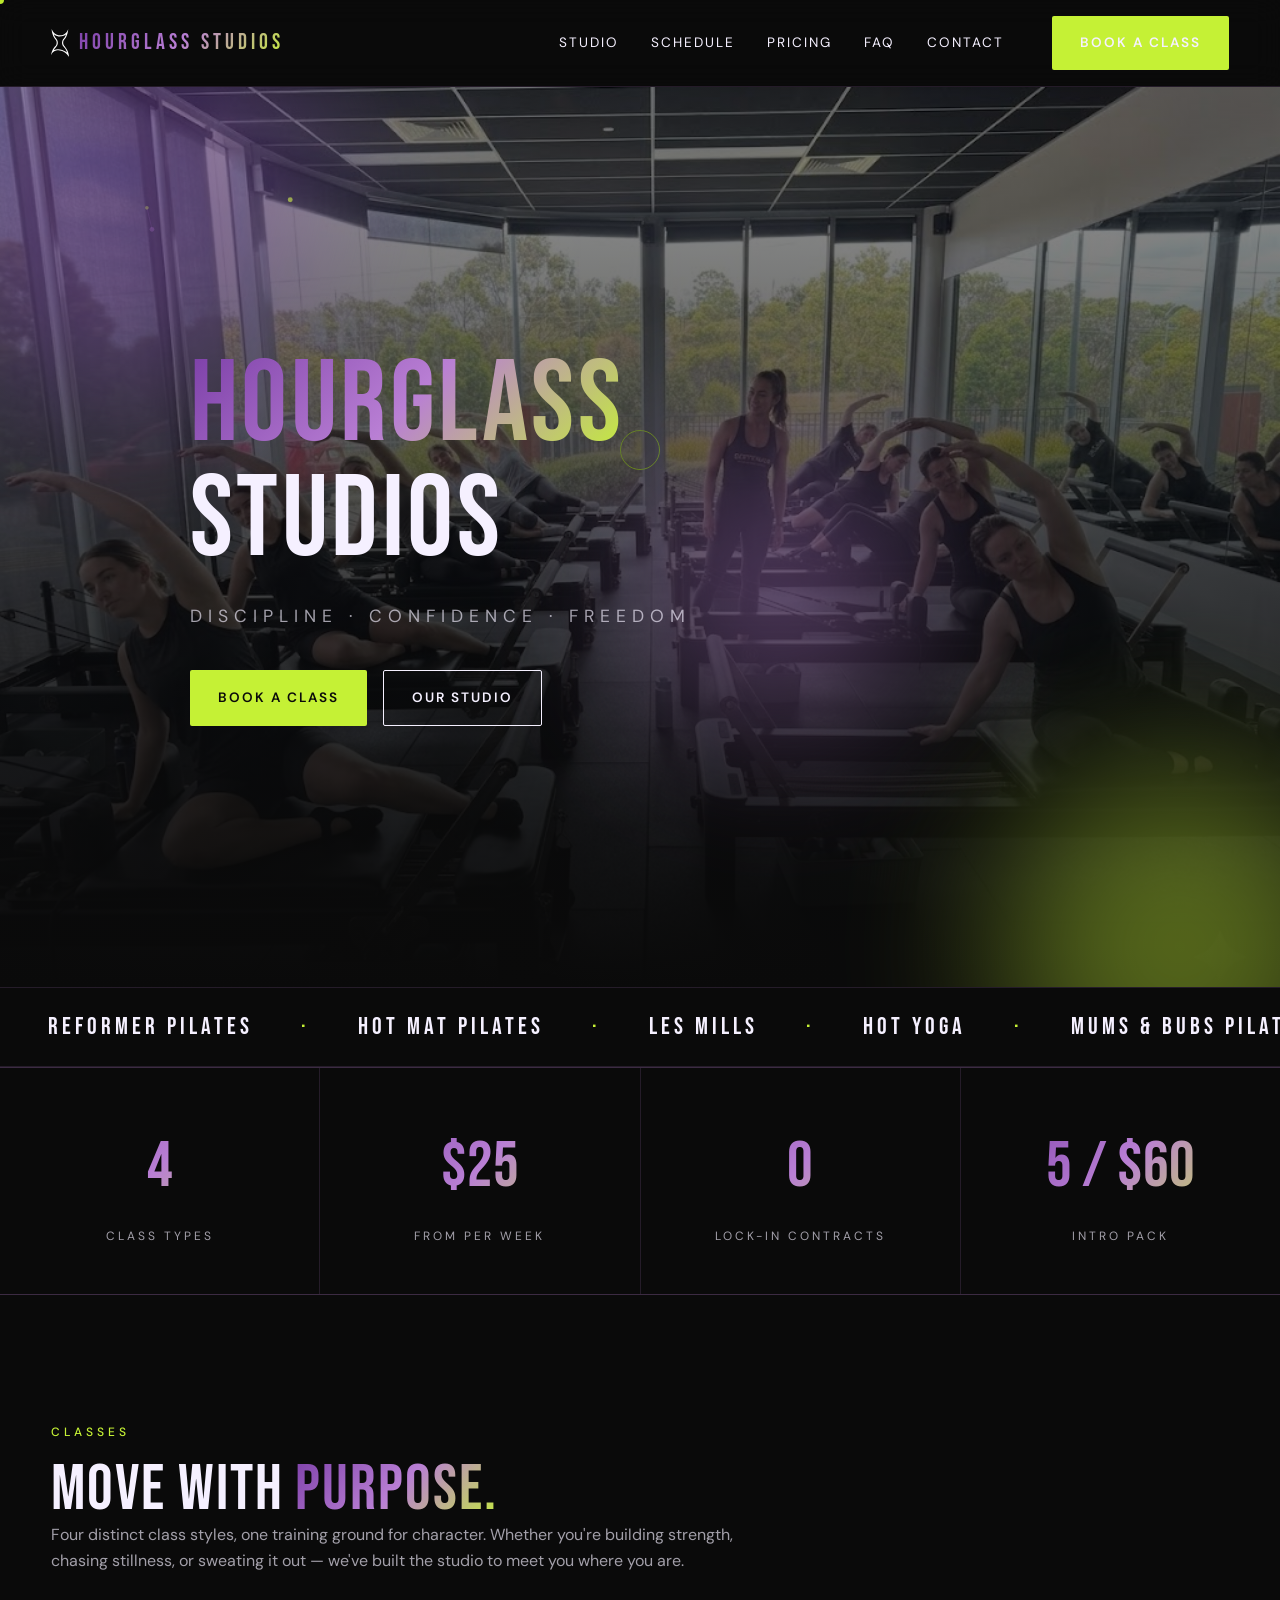
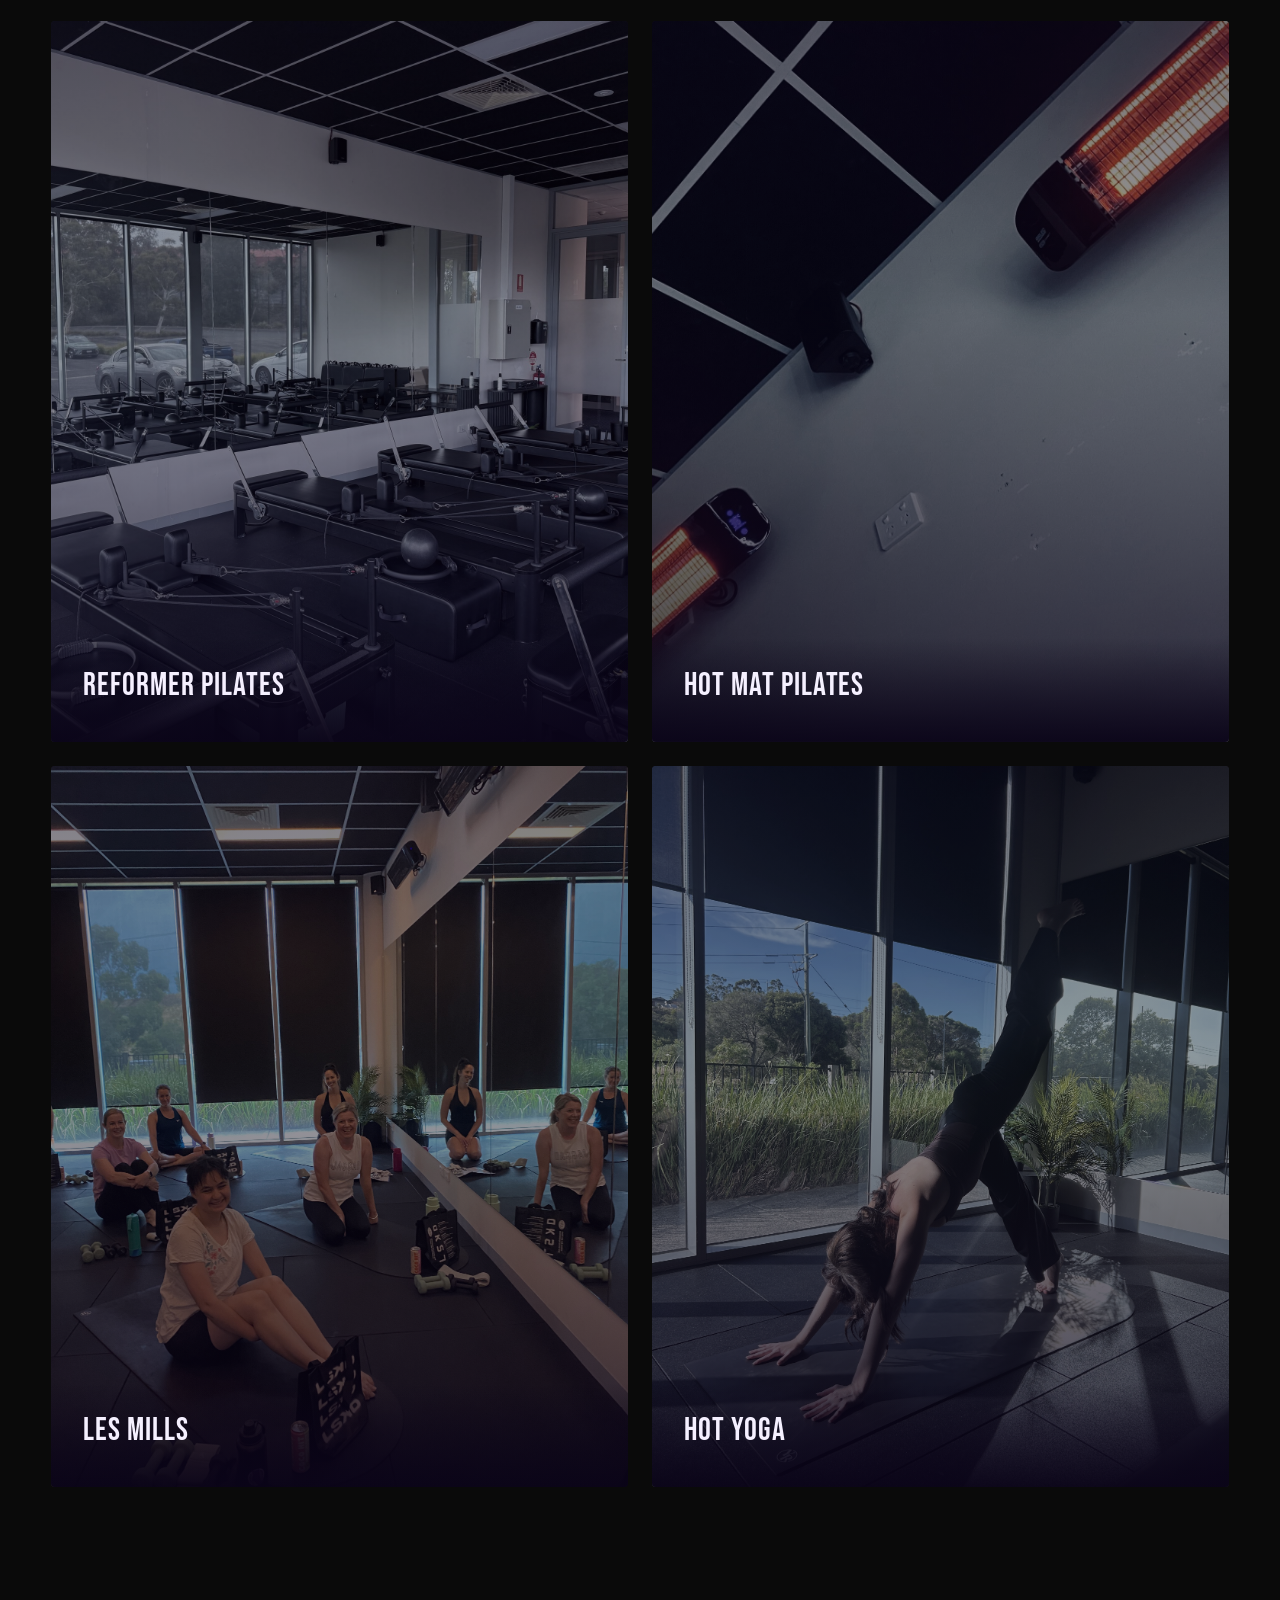
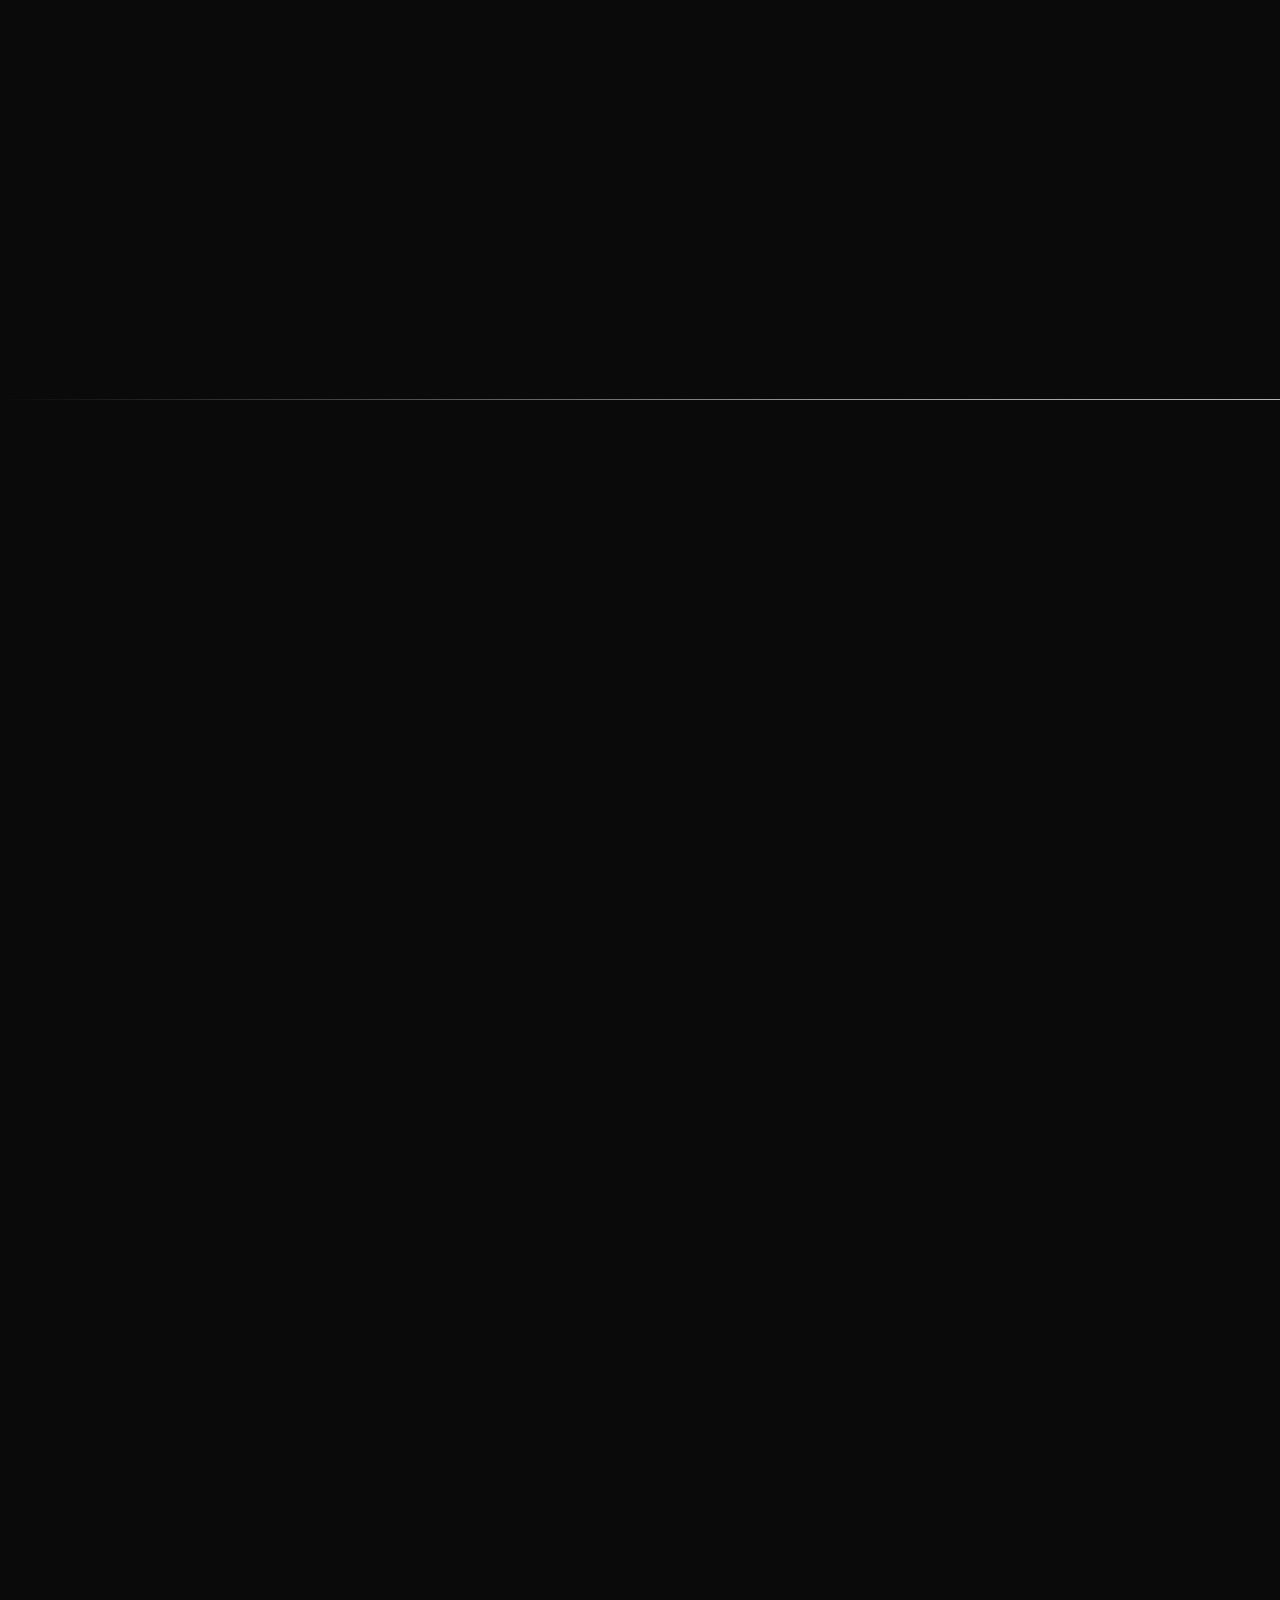
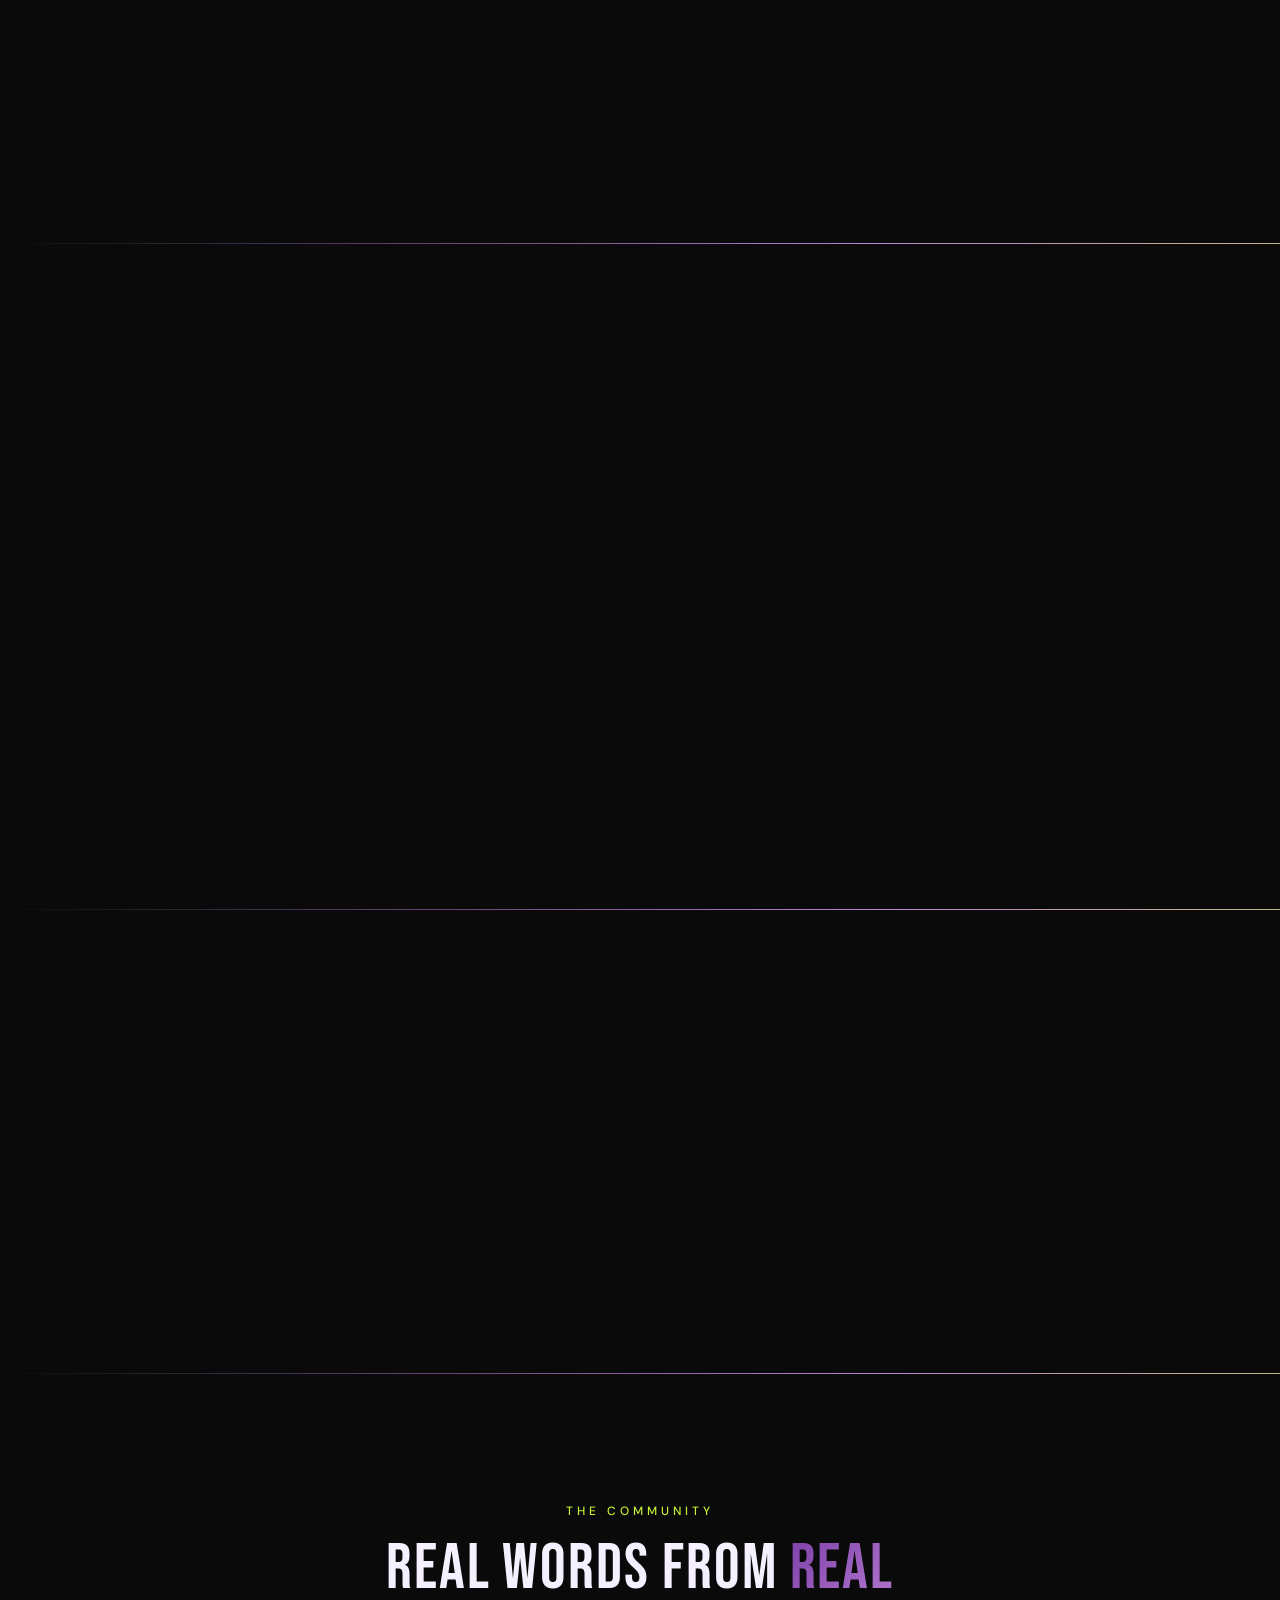
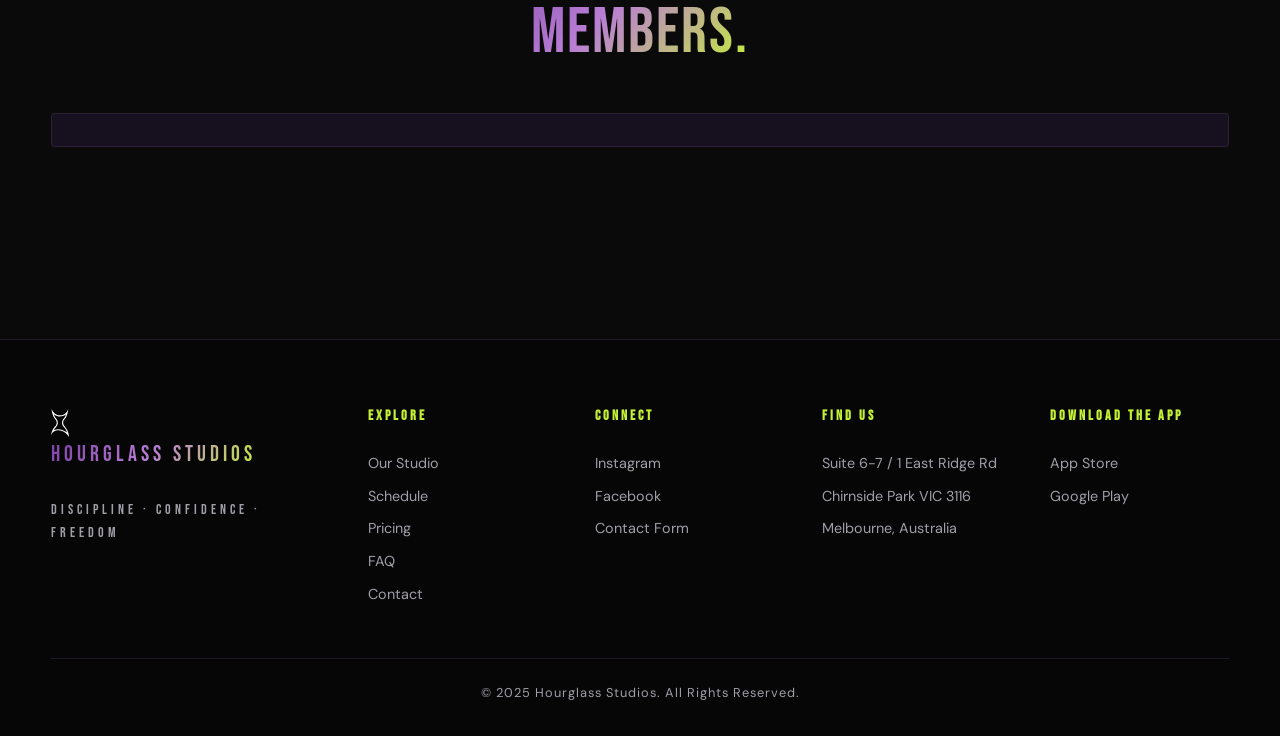
<file: index.html>
<!DOCTYPE html>
<html lang="en">
<head>
  <meta charset="UTF-8">
  <meta name="viewport" content="width=device-width, initial-scale=1.0">
  <title>Hourglass Studios | Reformer Pilates, Hot Mat & Yoga — Chirnside Park</title>
  <meta name="description" content="Hourglass Studios is a boutique Pilates and yoga studio in Chirnside Park, Melbourne. Reformer Pilates, Hot Mat Pilates, Les Mills & Hot Yoga — no lock-in contracts.">
  <link rel="canonical" href="https://hourglassstudios.com.au/">

  <!-- Open Graph -->
  <meta property="og:title" content="Hourglass Studios | Reformer Pilates, Hot Mat & Yoga — Chirnside Park">
  <meta property="og:description" content="Discipline · Confidence · Freedom. Boutique Pilates and yoga in Chirnside Park, Melbourne.">
  <meta property="og:image" content="https://hourglassstudios.com.au/images/hero-studio.jpg">
  <meta property="og:url" content="https://hourglassstudios.com.au/">
  <meta property="og:type" content="website">
  <meta name="twitter:card" content="summary_large_image">

  <link rel="icon" type="image/svg+xml" href="assets/logo.svg">

  <!-- Fonts -->
  <link rel="preconnect" href="https://fonts.googleapis.com">
  <link rel="preconnect" href="https://fonts.gstatic.com" crossorigin>
  <link href="https://fonts.googleapis.com/css2?family=Bebas+Neue&family=DM+Sans:wght@400;500;600;700&display=swap" rel="stylesheet">

  <link rel="stylesheet" href="css/styles.css">

  <!-- Google Tag Manager -->
  <script>(function(w,d,s,l,i){w[l]=w[l]||[];w[l].push({'gtm.start':
  new Date().getTime(),event:'gtm.js'});var f=d.getElementsByTagName(s)[0],
  j=d.createElement(s),dl=l!='dataLayer'?'&l='+l:'';j.async=true;j.src=
  'https://www.googletagmanager.com/gtm.js?id='+i+dl;f.parentNode.insertBefore(j,f);
  })(window,document,'script','dataLayer','GTM-5RX7T87M');</script>
  <!-- End Google Tag Manager -->

  <!-- Meta Pixel Code -->
  <script>
  !function(f,b,e,v,n,t,s)
  {if(f.fbq)return;n=f.fbq=function(){n.callMethod?
  n.callMethod.apply(n,arguments):n.queue.push(arguments)};
  if(!f._fbq)f._fbq=n;n.push=n;n.loaded=!0;n.version='2.0';
  n.queue=[];t=b.createElement(e);t.async=!0;
  t.src=v;s=b.getElementsByTagName(e)[0];
  s.parentNode.insertBefore(t,s)}(window, document,'script',
  'https://connect.facebook.net/en_US/fbevents.js');
  fbq('init', '457081664136186');
  fbq('track', 'PageView');
  </script>
  <noscript><img height="1" width="1" style="display:none"
  src="https://www.facebook.com/tr?id=457081664136186&ev=PageView&noscript=1"
  /></noscript>
  <!-- End Meta Pixel Code -->
</head>
<body>
  <!-- Google Tag Manager (noscript) -->
  <noscript><iframe src="https://www.googletagmanager.com/ns.html?id=GTM-5RX7T87M"
  height="0" width="0" style="display:none;visibility:hidden"></iframe></noscript>
  <!-- End Google Tag Manager (noscript) -->

  <!-- ============ NAV ============ -->
  <header class="nav">
    <div class="container nav-inner">
      <a class="brand" href="index.html" aria-label="Hourglass Studios home">
        <img src="assets/logo.svg" alt="Hourglass Studios" height="28">
        <span class="wordmark">HOURGLASS STUDIOS</span>
      </a>
      <nav class="nav-links" aria-label="Primary">
        <a href="studio.html">Studio</a>
        <a href="index.html#schedule">Schedule</a>
        <a href="pricing.html">Pricing</a>
        <a href="faq.html">FAQ</a>
        <a href="contact.html">Contact</a>
        <a href="index.html#schedule" class="btn btn-primary nav-cta">Book a Class</a>
      </nav>
      <button class="hamburger" aria-label="Open menu" aria-expanded="false">
        <span></span><span></span><span></span>
      </button>
    </div>
  </header>

  <!-- ============ HERO ============ -->
  <section class="hero">
    <div class="hero-bg" style="background-image:url('images/hero-studio.jpg');"></div>
    <canvas id="particles"></canvas>
    <div class="orbs">
      <span class="orb p"></span>
      <span class="orb g"></span>
      <span class="orb m"></span>
    </div>
    <div class="container hero-inner">
      <h1>
        <span class="line"><span class="gradient-text">HOURGLASS</span></span>
        <span class="line"><span>STUDIOS</span></span>
      </h1>
      <p class="sub">discipline · confidence · freedom</p>
      <div class="cta-row">
        <a href="#schedule" class="btn btn-primary">Book a Class</a>
        <a href="studio.html" class="btn btn-outline">Our Studio</a>
      </div>
    </div>
  </section>

  <!-- ============ TICKER ============ -->
  <div class="ticker" aria-hidden="true">
    <div class="ticker-track">
      <span class="ticker-item">Reformer Pilates</span>
      <span class="ticker-item accent">·</span>
      <span class="ticker-item">Hot Mat Pilates</span>
      <span class="ticker-item accent">·</span>
      <span class="ticker-item">Les Mills</span>
      <span class="ticker-item accent">·</span>
      <span class="ticker-item">Hot Yoga</span>
      <span class="ticker-item accent">·</span>
      <span class="ticker-item">Mums &amp; Bubs Pilates</span>
      <span class="ticker-item accent">·</span>
      <span class="ticker-item">No Lock-In Contracts</span>
      <span class="ticker-item accent">·</span>
      <span class="ticker-item">Chirnside Park</span>
      <span class="ticker-item accent">·</span>
      <!-- duplicate for seamless loop -->
      <span class="ticker-item">Reformer Pilates</span>
      <span class="ticker-item accent">·</span>
      <span class="ticker-item">Hot Mat Pilates</span>
      <span class="ticker-item accent">·</span>
      <span class="ticker-item">Les Mills</span>
      <span class="ticker-item accent">·</span>
      <span class="ticker-item">Hot Yoga</span>
      <span class="ticker-item accent">·</span>
      <span class="ticker-item">Mums &amp; Bubs Pilates</span>
      <span class="ticker-item accent">·</span>
      <span class="ticker-item">No Lock-In Contracts</span>
      <span class="ticker-item accent">·</span>
      <span class="ticker-item">Chirnside Park</span>
      <span class="ticker-item accent">·</span>
    </div>
  </div>

  <!-- ============ STATS ============ -->
  <section style="padding:0;">
    <div class="stats">
      <div class="stat reveal">
        <div class="num">4</div>
        <div class="label">Class Types</div>
      </div>
      <div class="stat reveal delay-1">
        <div class="num">$25</div>
        <div class="label">From Per Week</div>
      </div>
      <div class="stat reveal delay-2">
        <div class="num">0</div>
        <div class="label">Lock-In Contracts</div>
      </div>
      <div class="stat reveal delay-3">
        <div class="num">5 / $60</div>
        <div class="label">Intro Pack</div>
      </div>
    </div>
  </section>

  <!-- ============ CLASSES ============ -->
  <section>
    <div class="container">
      <div class="section-head reveal">
        <p class="eyebrow">Classes</p>
        <h2>Move with <span class="gradient-text">purpose.</span></h2>
        <p>Four distinct class styles, one training ground for character. Whether you're building strength, chasing stillness, or sweating it out — we've built the studio to meet you where you are.</p>
      </div>

      <div class="classes-grid">
        <article class="class-card reveal">
          <img src="images/reformer-pilates.jpg" alt="Reformer Pilates class at Hourglass Studios" loading="lazy">
          <div class="card-body">
            <h3>Reformer Pilates</h3>
            <p>Targeted strength and control on the reformer. Low-impact, high-return — lengthen, tone and restore with every spring.</p>
          </div>
        </article>

        <article class="class-card reveal delay-1">
          <img src="images/hot-mat-pilates.jpg" alt="Hot Mat Pilates class" loading="lazy">
          <div class="card-body">
            <h3>Hot Mat Pilates</h3>
            <p>Classical Pilates meets heat. Deep core work in a warmed studio — mobility, focus and sweat in equal measure.</p>
          </div>
        </article>

        <article class="class-card reveal delay-2">
          <img src="images/les-mills.jpg" alt="Les Mills class" loading="lazy">
          <div class="card-body">
            <h3>Les Mills</h3>
            <p>Globally programmed strength, conditioning and cardio. Expertly scaled, music-driven, and designed to push you forward.</p>
          </div>
        </article>

        <article class="class-card reveal delay-3">
          <img src="images/hot-yoga.jpg" alt="Hot Yoga class" loading="lazy">
          <div class="card-body">
            <h3>Hot Yoga</h3>
            <p>Breath, heat and release. Flow sequences that build flexibility, calm the mind, and leave you centred.</p>
          </div>
        </article>

        <article class="class-card featured-full reveal" style="background: linear-gradient(135deg, #2a0a3e, #7c3fa8);">
          <span class="badge-unique">Only in Chirnside Park</span>
          <img src="images/mums-bubs.jpg" alt="Mums &amp; Bubs Pilates class at Hourglass Studios" loading="lazy" onerror="this.style.display='none'">
          <div class="card-body">
            <p class="card-tag">Unique to Chirnside Park</p>
            <h3>Mums &amp; Bubs</h3>
            <p>The only Mums &amp; Bubs Pilates class in Chirnside Park. A safe, supportive space for new and expecting mums to rebuild strength, reconnect with their body, and find community — all with your little one by your side.</p>
          </div>
        </article>
      </div>
    </div>
  </section>

  <div class="divider"></div>

  <!-- ============ WELCOME BANNER ============ -->
  <section>
    <div class="container reveal">
      <div class="banner">
        <p class="eyebrow" style="color:#0a0a0a;">Welcome Pack</p>
        <h2>5 Classes for $60</h2>
        <p>Valid for 14 days · Try every class style · No commitment</p>
        <a href="#schedule" class="btn btn-primary">Claim My Welcome Pack</a>
      </div>
    </div>
  </section>

  <!-- ============ APP DOWNLOAD ============ -->
  <section>
    <div class="container">
      <div class="app-download">
        <div class="reveal">
          <p class="eyebrow">Download the App</p>
          <h2>Your studio, in your <span class="gradient-text">pocket.</span></h2>
          <p>Book, reschedule, track attendance and manage your membership — all from the Hourglass Studios app.</p>
          <div class="store-badges">
            <a class="store-badge" href="https://apps.apple.com/au/app/hourglass-studios/id6752650697" target="_blank" rel="noopener">
              <div>
                <div class="sb-caption">Download on the</div>
                <div class="sb-name">App Store</div>
              </div>
            </a>
            <a class="store-badge" href="https://play.google.com/store/apps/details?id=com.ribbon.hourglassstudios" target="_blank" rel="noopener">
              <div>
                <div class="sb-caption">Get it on</div>
                <div class="sb-name">Google Play</div>
              </div>
            </a>
          </div>
        </div>

        <div class="reveal delay-2" style="position:relative;">
          <span class="pulse-ring"></span>
          <span class="pulse-ring r2"></span>
          <span class="pulse-ring r3"></span>
          <div class="phone-mockup">
            <div class="phone-screen">
              <div class="icon"><img src="assets/logo.svg" alt=""></div>
              <h4>HOURGLASS STUDIOS</h4>
              <p>Book your next class with a tap.</p>
            </div>
          </div>
        </div>
      </div>
    </div>
  </section>

  <div class="divider"></div>

  <!-- ============ LOCATION ============ -->
  <section>
    <div class="container">
      <div class="location">
        <div class="address-block reveal">
          <p class="eyebrow">Find Us</p>
          <h2>Chirnside Park, <span class="gradient-text">Melbourne.</span></h2>
          <address>
            Suite 6-7 / 1 East Ridge Rd<br>
            Chirnside Park VIC 3116
          </address>
          <a href="contact.html" class="btn btn-outline">Get Directions</a>
        </div>
        <div class="map-wrap reveal delay-1">
          <iframe
            src="https://maps.google.com/maps?q=1+East+Ridge+Rd+Chirnside+Park+VIC+3116&output=embed"
            loading="lazy" title="Map to Hourglass Studios"
            referrerpolicy="no-referrer-when-downgrade"></iframe>
          <div class="pin" aria-hidden="true">
            <svg width="28" height="40" viewBox="0 0 24 32" fill="currentColor"><path d="M12 0C5.4 0 0 5.4 0 12c0 9 12 20 12 20s12-11 12-20c0-6.6-5.4-12-12-12zm0 16a4 4 0 1 1 0-8 4 4 0 0 1 0 8z"/></svg>
          </div>
        </div>
      </div>
    </div>
  </section>

  <div class="divider"></div>

  <!-- ============ SCHEDULE (MOMENCE) ============ -->
  <section id="schedule">
    <div class="container">
      <div class="section-head reveal text-center" style="margin-left:auto;margin-right:auto;">
        <p class="eyebrow">Schedule</p>
        <h2>Book your <span class="gradient-text">next class.</span></h2>
        <p>Live timetable below — pick your class, pick your time, we'll see you on the mat.</p>
      </div>

      <div class="widget-wrap reveal">
        <style>
        :root {
          --momenceColorBackground: #16101f;
          --momenceColorPrimary: 197, 241, 53;
          --momenceColorBlack: 245, 240, 255;
        }
        </style>
        <div id="ribbon-schedule"></div>
        <script
          async
          type="module"
          host_id="41579"
          teacher_ids="[]"
          location_ids="[]"
          tag_ids="[]"
          show_additional_teachers="true"
          show_substituted_teachers="true"
          lite_mode="true"
          hide_drop_in_price="true"
          default_filter="show-all"
          locale="en"
          lock_timezone="Australia/Melbourne"
          src="https://momence.com/plugin/host-schedule/host-schedule.js"
        ></script>
      </div>
    </div>
  </section>

  <div class="divider"></div>

  <!-- ============ TESTIMONIALS (MOMENCE) ============ -->
  <section>
    <div class="container">
      <div class="section-head reveal text-center" style="margin-left:auto;margin-right:auto;">
        <p class="eyebrow">The Community</p>
        <h2>Real words from <span class="gradient-text">real members.</span></h2>
      </div>

      <div class="widget-wrap reveal">
        <style>
        #momence-plugin-reviews {
          --momenceReviewColorBackground: #16101f;
          --momenceBorder: 1px solid rgba(185,127,212,0.15);
          --momenceBorderRadius: 4px;
          --momenceBoxShadow: 0px 4px 24px rgba(0,0,0,0.3);
        }
        </style>
        <div id="momence-plugin-reviews"></div>
        <script
          async
          type="module"
          host_id="41579"
          is_profile_picture_enabled="true"
          is_text_only_enabled="true"
          is_session_and_teacher_info_enabled="true"
          layout="horizontal"
          signature="dd767d72fd4f7c3f60dc4694a1601c1cbf82f0111b2ca6cb66ce0316593a3c74"
          src="https://momence.com/plugin/reviews/reviews.js">
        </script>
      </div>
    </div>
  </section>

  <!-- ============ FOOTER ============ -->
  <footer>
    <div class="container">
      <div class="footer-grid">
        <div class="footer-col footer-brand">
          <a class="brand" href="index.html">
            <img src="assets/logo.svg" alt="Hourglass Studios" height="28">
            <span class="wordmark">HOURGLASS STUDIOS</span>
          </a>
          <p class="tagline">discipline · confidence · freedom</p>
        </div>
        <div class="footer-col">
          <h5>Explore</h5>
          <a href="studio.html">Our Studio</a>
          <a href="index.html#schedule">Schedule</a>
          <a href="pricing.html">Pricing</a>
          <a href="faq.html">FAQ</a>
          <a href="contact.html">Contact</a>
        </div>
        <div class="footer-col">
          <h5>Connect</h5>
          <a href="https://www.instagram.com/hourglassstudios_hs/" target="_blank" rel="noopener">Instagram</a>
          <a href="https://www.facebook.com/p/Hourglass-Studios-61563290399417/" target="_blank" rel="noopener">Facebook</a>
          <a href="contact.html">Contact Form</a>
        </div>
        <div class="footer-col">
          <h5>Find Us</h5>
          <p>Suite 6-7 / 1 East Ridge Rd</p>
          <p>Chirnside Park VIC 3116</p>
          <p>Melbourne, Australia</p>
        </div>
        <div class="footer-col">
          <h5>Download the App</h5>
          <a href="https://apps.apple.com/au/app/hourglass-studios/id6752650697" target="_blank" rel="noopener">App Store</a>
          <a href="https://play.google.com/store/apps/details?id=com.ribbon.hourglassstudios" target="_blank" rel="noopener">Google Play</a>
        </div>
      </div>
      <div class="copyright">© 2025 Hourglass Studios. All Rights Reserved.</div>
    </div>
  </footer>

  <script src="js/main.js"></script>
</body>
</html>
</file>
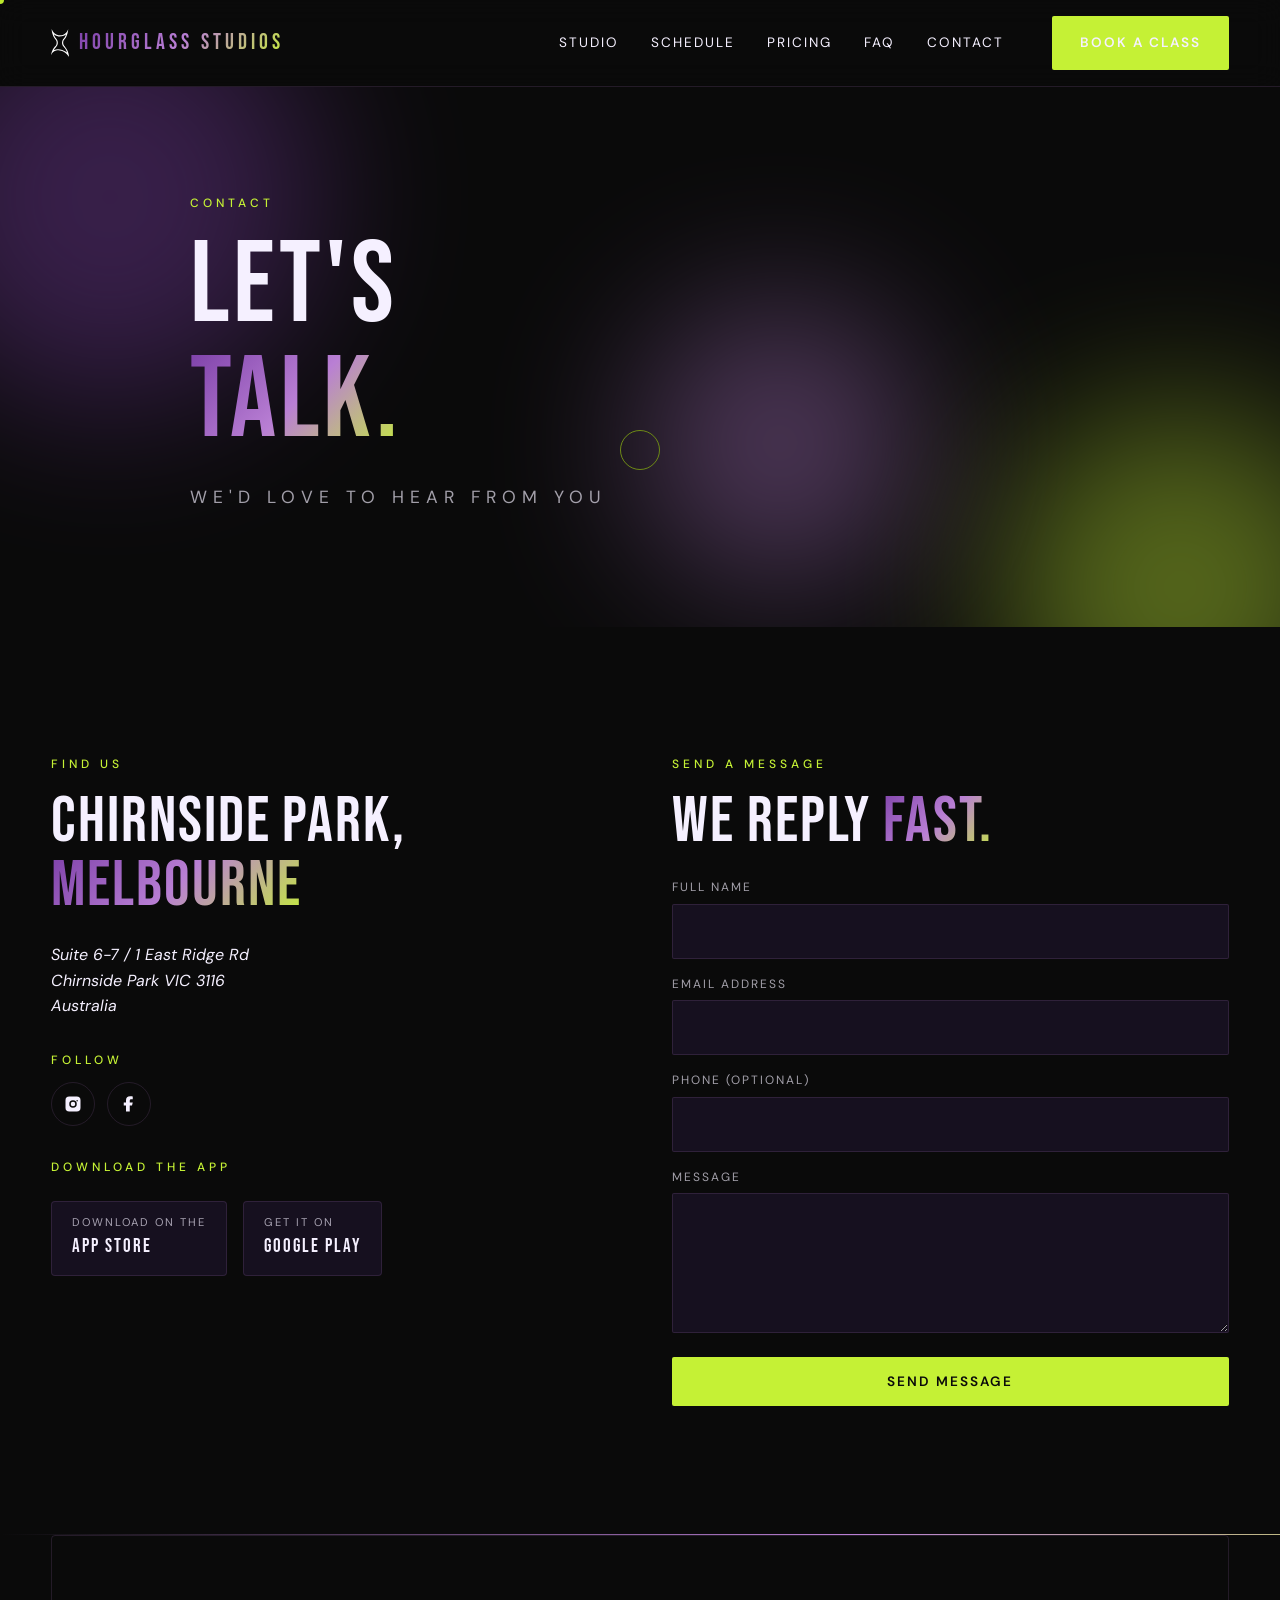
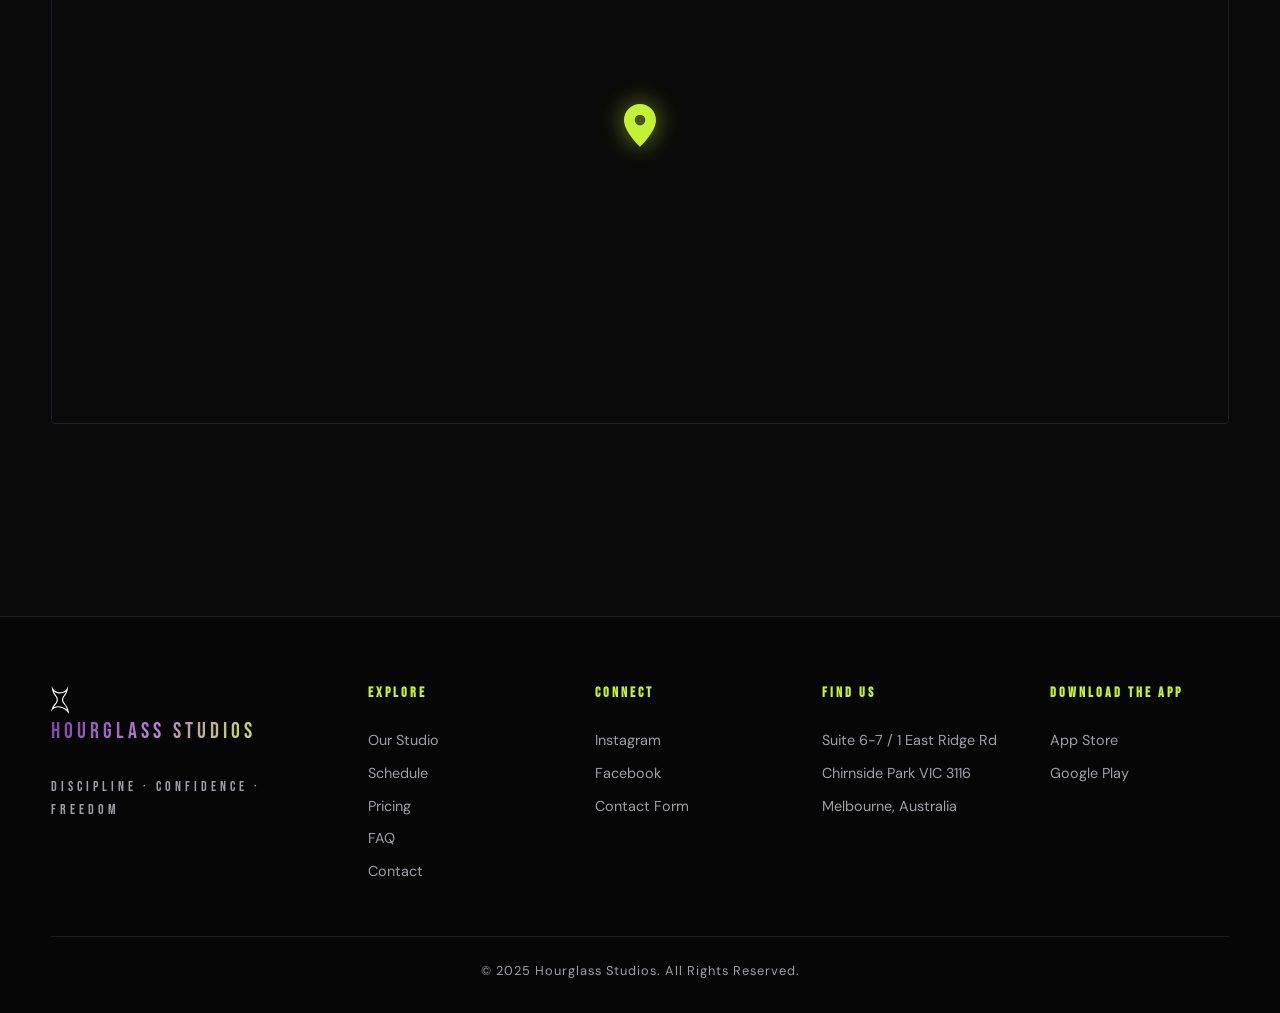
<file: contact.html>
<!DOCTYPE html>
<html lang="en">
<head>
  <meta charset="UTF-8">
  <meta name="viewport" content="width=device-width, initial-scale=1.0">
  <title>Contact | Hourglass Studios — Chirnside Park</title>
  <meta name="description" content="Get in touch with Hourglass Studios. Suite 6-7 / 1 East Ridge Rd, Chirnside Park VIC 3116. Contact form, social links and app download.">
  <link rel="canonical" href="https://hourglassstudios.com.au/contact.html">

  <meta property="og:title" content="Contact | Hourglass Studios">
  <meta property="og:description" content="Visit us in Chirnside Park or send us a message — we'll get back to you fast.">
  <meta property="og:image" content="https://hourglassstudios.com.au/images/hero-studio.jpg">
  <meta property="og:url" content="https://hourglassstudios.com.au/contact.html">
  <meta property="og:type" content="website">

  <link rel="icon" type="image/svg+xml" href="assets/logo.svg">
  <link rel="preconnect" href="https://fonts.googleapis.com">
  <link rel="preconnect" href="https://fonts.gstatic.com" crossorigin>
  <link href="https://fonts.googleapis.com/css2?family=Bebas+Neue&family=DM+Sans:wght@400;500;600;700&display=swap" rel="stylesheet">
  <link rel="stylesheet" href="css/styles.css">

  <!-- Google Tag Manager -->
  <script>(function(w,d,s,l,i){w[l]=w[l]||[];w[l].push({'gtm.start':
  new Date().getTime(),event:'gtm.js'});var f=d.getElementsByTagName(s)[0],
  j=d.createElement(s),dl=l!='dataLayer'?'&l='+l:'';j.async=true;j.src=
  'https://www.googletagmanager.com/gtm.js?id='+i+dl;f.parentNode.insertBefore(j,f);
  })(window,document,'script','dataLayer','GTM-5RX7T87M');</script>
  <!-- End Google Tag Manager -->

  <!-- Meta Pixel Code -->
  <script>
  !function(f,b,e,v,n,t,s)
  {if(f.fbq)return;n=f.fbq=function(){n.callMethod?
  n.callMethod.apply(n,arguments):n.queue.push(arguments)};
  if(!f._fbq)f._fbq=n;n.push=n;n.loaded=!0;n.version='2.0';
  n.queue=[];t=b.createElement(e);t.async=!0;
  t.src=v;s=b.getElementsByTagName(e)[0];
  s.parentNode.insertBefore(t,s)}(window, document,'script',
  'https://connect.facebook.net/en_US/fbevents.js');
  fbq('init', '457081664136186');
  fbq('track', 'PageView');
  </script>
  <noscript><img height="1" width="1" style="display:none"
  src="https://www.facebook.com/tr?id=457081664136186&ev=PageView&noscript=1"
  /></noscript>
  <!-- End Meta Pixel Code -->
</head>
<body>
  <!-- Google Tag Manager (noscript) -->
  <noscript><iframe src="https://www.googletagmanager.com/ns.html?id=GTM-5RX7T87M"
  height="0" width="0" style="display:none;visibility:hidden"></iframe></noscript>
  <!-- End Google Tag Manager (noscript) -->

  <header class="nav">
    <div class="container nav-inner">
      <a class="brand" href="index.html" aria-label="Hourglass Studios home">
        <img src="assets/logo.svg" alt="Hourglass Studios" height="28">
        <span class="wordmark">HOURGLASS STUDIOS</span>
      </a>
      <nav class="nav-links" aria-label="Primary">
        <a href="studio.html">Studio</a>
        <a href="index.html#schedule">Schedule</a>
        <a href="pricing.html">Pricing</a>
        <a href="faq.html">FAQ</a>
        <a href="contact.html">Contact</a>
        <a href="index.html#schedule" class="btn btn-primary nav-cta">Book a Class</a>
      </nav>
      <button class="hamburger" aria-label="Open menu" aria-expanded="false">
        <span></span><span></span><span></span>
      </button>
    </div>
  </header>

  <!-- ============ HERO ============ -->
  <section class="hero page-hero">
    <div class="orbs">
      <span class="orb p"></span>
      <span class="orb g"></span>
      <span class="orb m"></span>
    </div>
    <div class="container hero-inner">
      <p class="eyebrow" style="margin-bottom:1rem;">Contact</p>
      <h1>
        <span class="line"><span>LET'S</span></span>
        <span class="line"><span class="gradient-text">TALK.</span></span>
      </h1>
      <p class="sub">we'd love to hear from you</p>
    </div>
  </section>

  <!-- ============ CONTACT + MAP ============ -->
  <section>
    <div class="container">
      <div class="contact-grid">
        <!-- Info -->
        <div class="reveal">
          <p class="eyebrow">Find Us</p>
          <h2 style="margin:1rem 0 1.5rem;">Chirnside Park, <span class="gradient-text">Melbourne</span></h2>
          <address>
            Suite 6-7 / 1 East Ridge Rd<br>
            Chirnside Park VIC 3116<br>
            Australia
          </address>

          <div style="margin-top:2rem;">
            <p class="eyebrow" style="margin-bottom:0.75rem;">Follow</p>
            <div class="socials">
              <a class="social" href="https://www.instagram.com/hourglassstudios_hs/" target="_blank" rel="noopener" aria-label="Instagram">
                <svg viewBox="0 0 24 24" fill="currentColor"><path d="M7 2h10a5 5 0 0 1 5 5v10a5 5 0 0 1-5 5H7a5 5 0 0 1-5-5V7a5 5 0 0 1 5-5zm5 5a5 5 0 1 0 0 10 5 5 0 0 0 0-10zm0 2a3 3 0 1 1 0 6 3 3 0 0 1 0-6zm5.5-2.5a1 1 0 1 0 0 2 1 1 0 0 0 0-2z"/></svg>
              </a>
              <a class="social" href="https://www.facebook.com/p/Hourglass-Studios-61563290399417/" target="_blank" rel="noopener" aria-label="Facebook">
                <svg viewBox="0 0 24 24" fill="currentColor"><path d="M13 22v-8h3l1-4h-4V7.5c0-1.1.5-2 2-2h2V2s-1.8-.3-3.5-.3C10 1.7 8 3.8 8 7v3H5v4h3v8h5z"/></svg>
              </a>
            </div>
          </div>

          <div style="margin-top:2rem;">
            <p class="eyebrow" style="margin-bottom:0.75rem;">Download the App</p>
            <div class="store-badges">
              <a class="store-badge" href="https://apps.apple.com/au/app/hourglass-studios/id6752650697" target="_blank" rel="noopener">
                <div>
                  <div class="sb-caption">Download on the</div>
                  <div class="sb-name">App Store</div>
                </div>
              </a>
              <a class="store-badge" href="https://play.google.com/store/apps/details?id=com.ribbon.hourglassstudios" target="_blank" rel="noopener">
                <div>
                  <div class="sb-caption">Get it on</div>
                  <div class="sb-name">Google Play</div>
                </div>
              </a>
            </div>
          </div>
        </div>

        <!-- Form -->
        <div class="reveal delay-1">
          <p class="eyebrow">Send a Message</p>
          <h2 style="margin:1rem 0 1.5rem;">We reply <span class="gradient-text">fast.</span></h2>

          <form class="form" name="contact" method="POST" data-netlify="true" netlify-honeypot="bot-field" action="/thank-you">
            <input type="hidden" name="form-name" value="contact">
            <p class="hp">
              <label>Don't fill this out if you're human: <input type="hidden" name="bot-field"></label>
            </p>

            <div>
              <label for="name">Full Name</label>
              <input id="name" name="name" type="text" required autocomplete="name">
            </div>
            <div>
              <label for="email">Email Address</label>
              <input id="email" name="email" type="email" required autocomplete="email">
            </div>
            <div>
              <label for="phone">Phone (optional)</label>
              <input id="phone" name="phone" type="tel" autocomplete="tel">
            </div>
            <div>
              <label for="message">Message</label>
              <textarea id="message" name="message" rows="5" required></textarea>
            </div>

            <button type="submit" class="btn btn-primary btn-full">Send Message</button>
          </form>
        </div>
      </div>
    </div>
  </section>

  <div class="divider"></div>

  <!-- ============ MAP ============ -->
  <section style="padding-top:0;">
    <div class="container">
      <div class="map-wrap reveal" style="min-height:480px;">
        <iframe
          src="https://maps.google.com/maps?q=1+East+Ridge+Rd+Chirnside+Park+VIC+3116&output=embed"
          loading="lazy" title="Map to Hourglass Studios"
          referrerpolicy="no-referrer-when-downgrade"
          style="min-height:480px;"></iframe>
        <div class="pin" aria-hidden="true">
          <svg width="32" height="44" viewBox="0 0 24 32" fill="currentColor"><path d="M12 0C5.4 0 0 5.4 0 12c0 9 12 20 12 20s12-11 12-20c0-6.6-5.4-12-12-12zm0 16a4 4 0 1 1 0-8 4 4 0 0 1 0 8z"/></svg>
        </div>
      </div>
    </div>
  </section>

  <footer>
    <div class="container">
      <div class="footer-grid">
        <div class="footer-col footer-brand">
          <a class="brand" href="index.html">
            <img src="assets/logo.svg" alt="Hourglass Studios" height="28">
            <span class="wordmark">HOURGLASS STUDIOS</span>
          </a>
          <p class="tagline">discipline · confidence · freedom</p>
        </div>
        <div class="footer-col">
          <h5>Explore</h5>
          <a href="studio.html">Our Studio</a>
          <a href="index.html#schedule">Schedule</a>
          <a href="pricing.html">Pricing</a>
          <a href="faq.html">FAQ</a>
          <a href="contact.html">Contact</a>
        </div>
        <div class="footer-col">
          <h5>Connect</h5>
          <a href="https://www.instagram.com/hourglassstudios_hs/" target="_blank" rel="noopener">Instagram</a>
          <a href="https://www.facebook.com/p/Hourglass-Studios-61563290399417/" target="_blank" rel="noopener">Facebook</a>
          <a href="contact.html">Contact Form</a>
        </div>
        <div class="footer-col">
          <h5>Find Us</h5>
          <p>Suite 6-7 / 1 East Ridge Rd</p>
          <p>Chirnside Park VIC 3116</p>
          <p>Melbourne, Australia</p>
        </div>
        <div class="footer-col">
          <h5>Download the App</h5>
          <a href="https://apps.apple.com/au/app/hourglass-studios/id6752650697" target="_blank" rel="noopener">App Store</a>
          <a href="https://play.google.com/store/apps/details?id=com.ribbon.hourglassstudios" target="_blank" rel="noopener">Google Play</a>
        </div>
      </div>
      <div class="copyright">© 2025 Hourglass Studios. All Rights Reserved.</div>
    </div>
  </footer>

  <script src="js/main.js"></script>
</body>
</html>
</file>
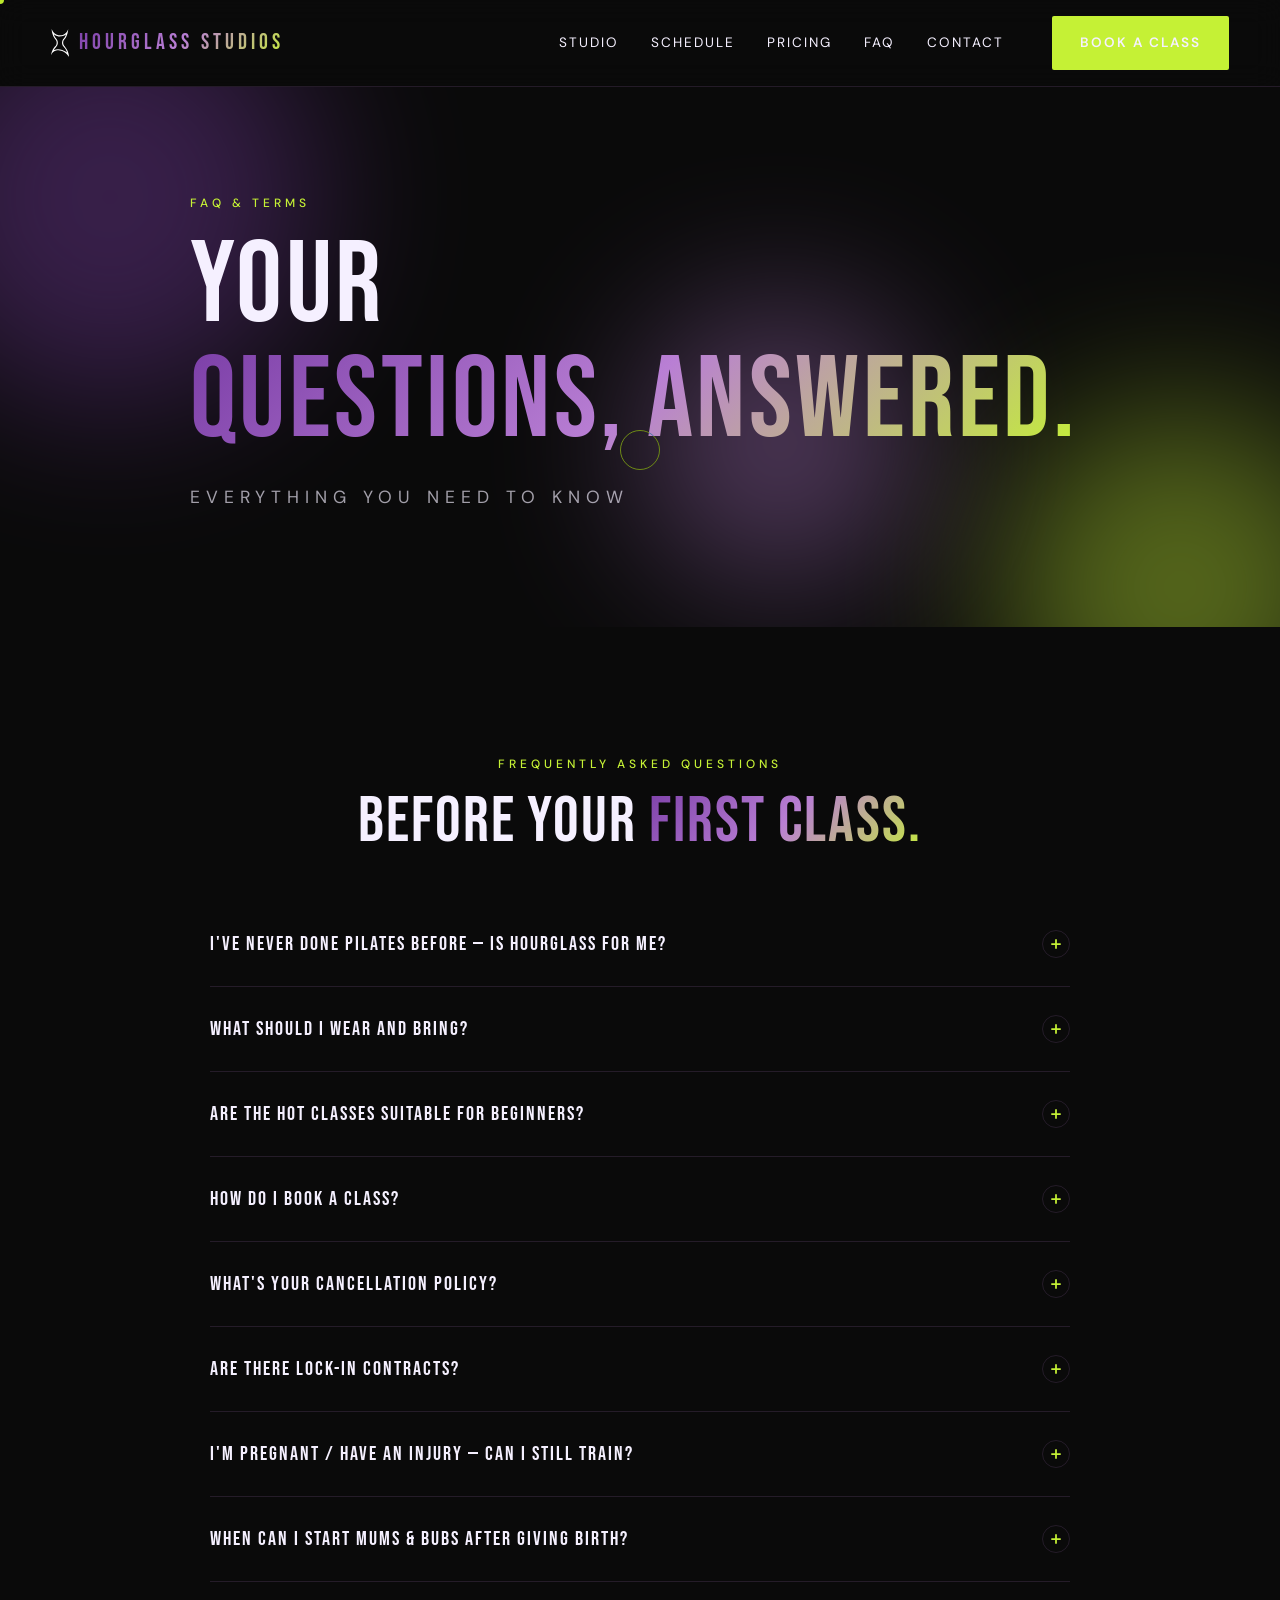
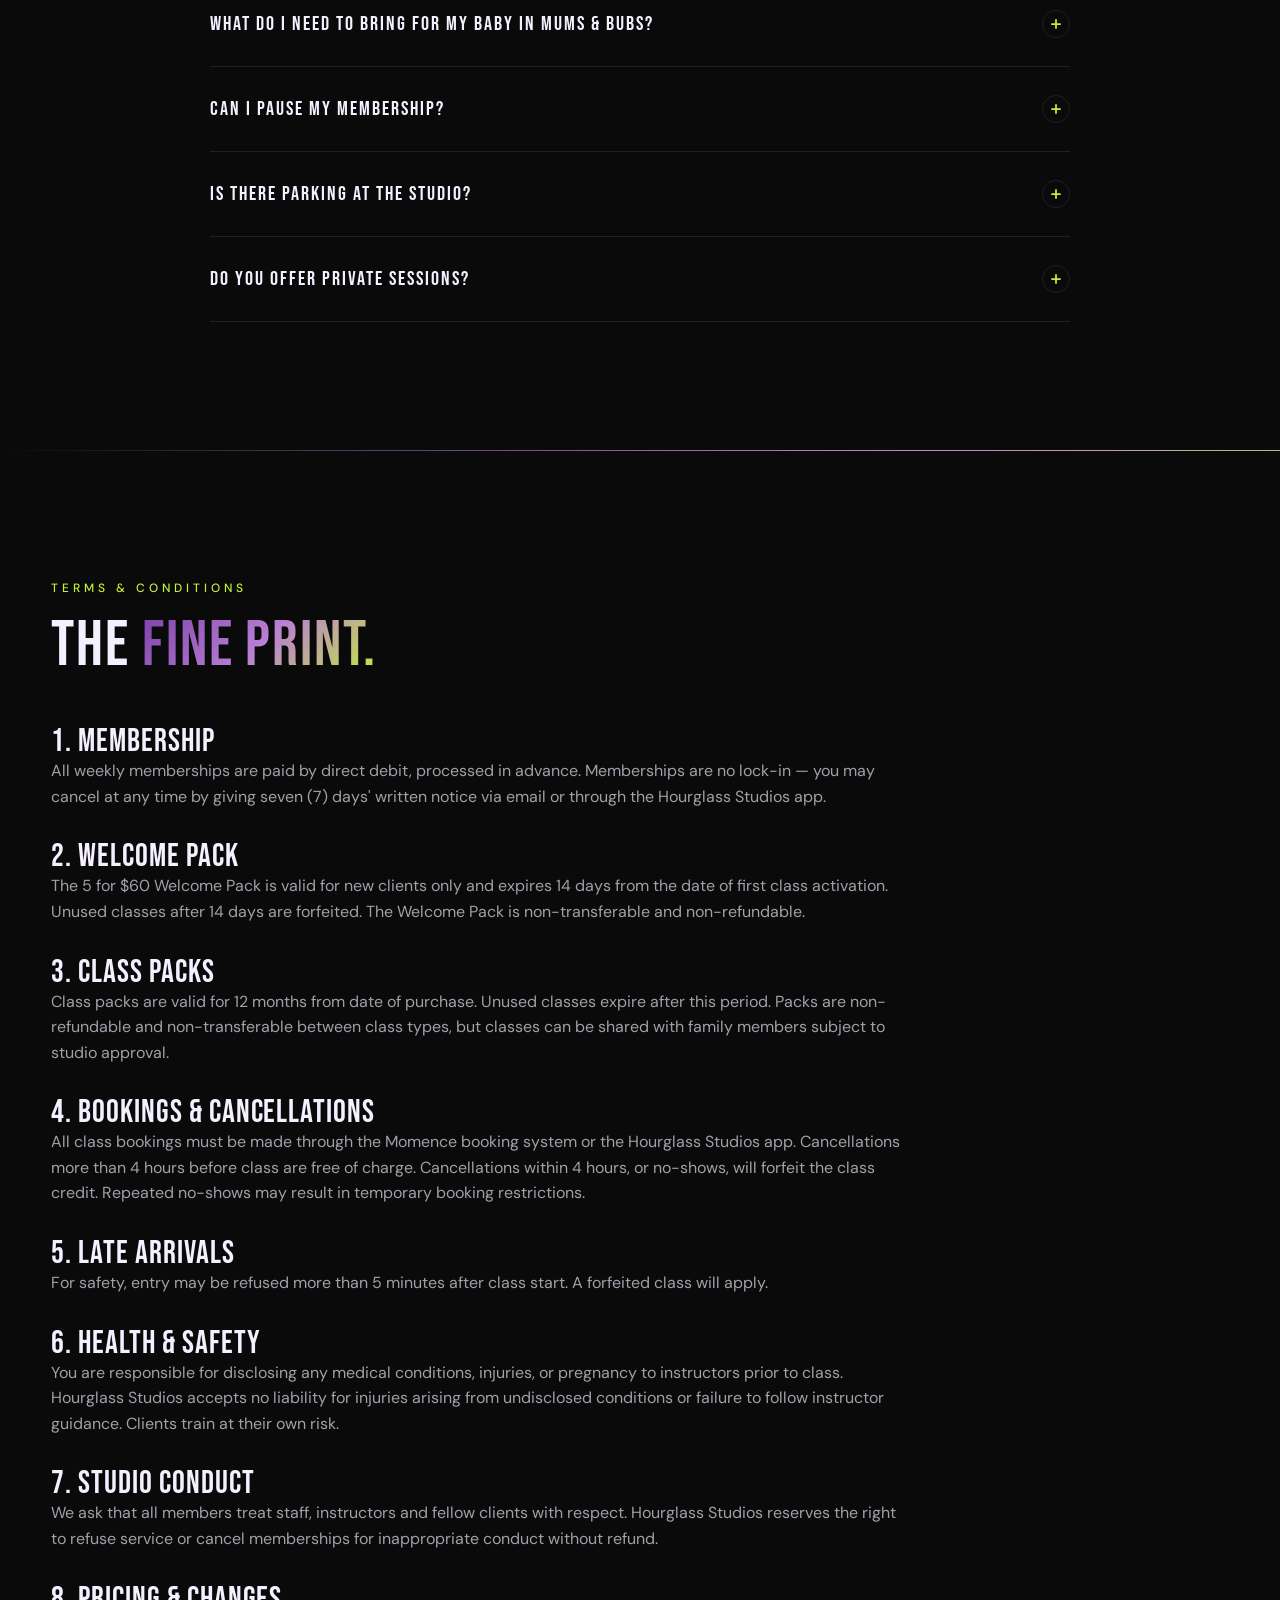
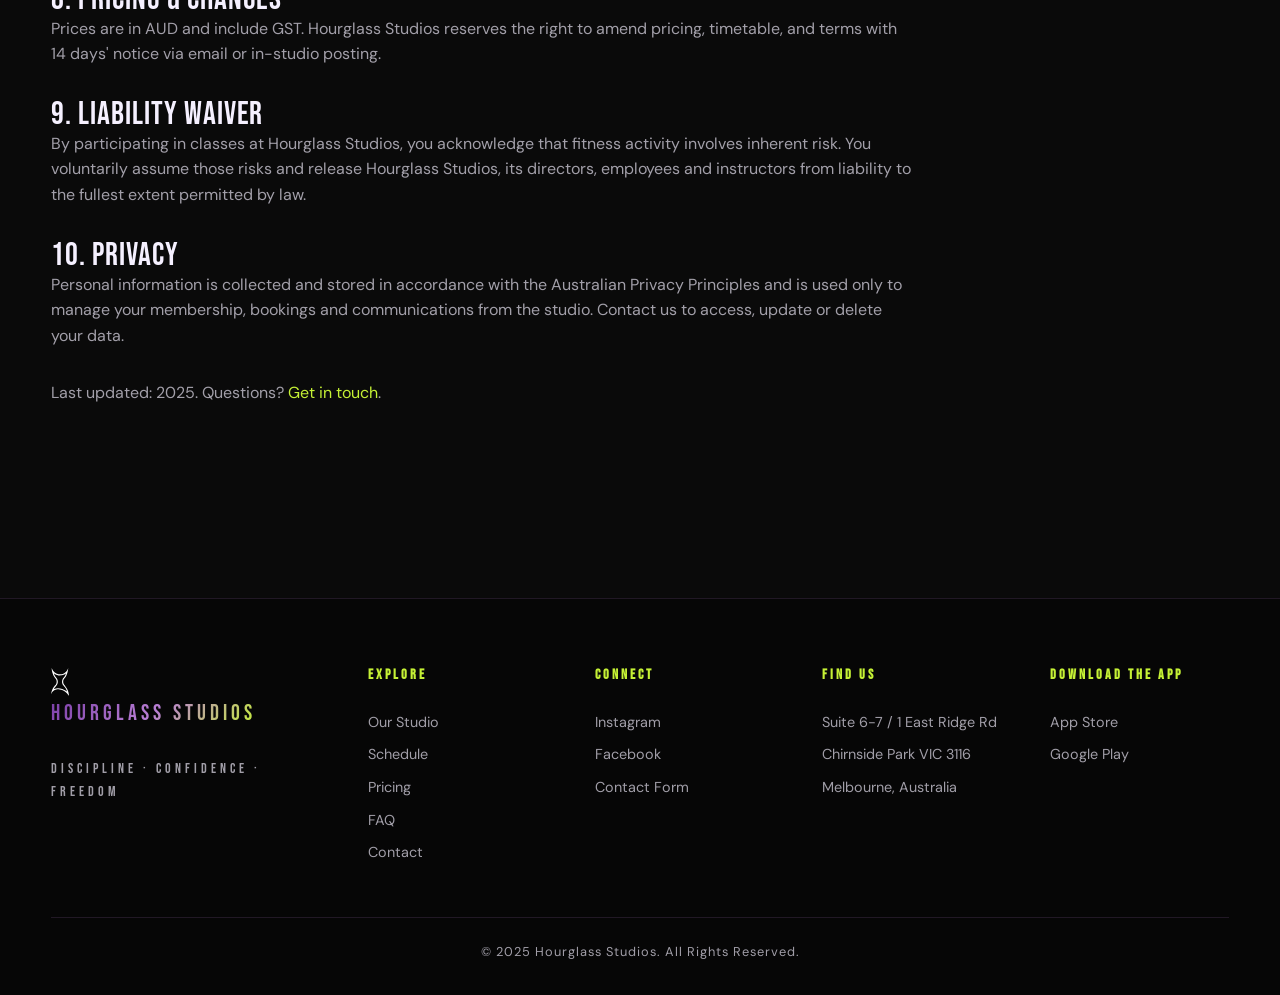
<file: faq.html>
<!DOCTYPE html>
<html lang="en">
<head>
  <meta charset="UTF-8">
  <meta name="viewport" content="width=device-width, initial-scale=1.0">
  <title>FAQ & Terms | Hourglass Studios — Chirnside Park</title>
  <meta name="description" content="Frequently asked questions and Terms & Conditions for Hourglass Studios — Chirnside Park, Melbourne.">
  <link rel="canonical" href="https://hourglassstudios.com.au/faq.html">

  <meta property="og:title" content="FAQ & Terms | Hourglass Studios">
  <meta property="og:description" content="Everything you need to know before your first class.">
  <meta property="og:image" content="https://hourglassstudios.com.au/images/hero-studio.jpg">
  <meta property="og:url" content="https://hourglassstudios.com.au/faq.html">
  <meta property="og:type" content="website">

  <link rel="icon" type="image/svg+xml" href="assets/logo.svg">
  <link rel="preconnect" href="https://fonts.googleapis.com">
  <link rel="preconnect" href="https://fonts.gstatic.com" crossorigin>
  <link href="https://fonts.googleapis.com/css2?family=Bebas+Neue&family=DM+Sans:wght@400;500;600;700&display=swap" rel="stylesheet">
  <link rel="stylesheet" href="css/styles.css">

  <!-- Google Tag Manager -->
  <script>(function(w,d,s,l,i){w[l]=w[l]||[];w[l].push({'gtm.start':
  new Date().getTime(),event:'gtm.js'});var f=d.getElementsByTagName(s)[0],
  j=d.createElement(s),dl=l!='dataLayer'?'&l='+l:'';j.async=true;j.src=
  'https://www.googletagmanager.com/gtm.js?id='+i+dl;f.parentNode.insertBefore(j,f);
  })(window,document,'script','dataLayer','GTM-5RX7T87M');</script>
  <!-- End Google Tag Manager -->

  <!-- Meta Pixel Code -->
  <script>
  !function(f,b,e,v,n,t,s)
  {if(f.fbq)return;n=f.fbq=function(){n.callMethod?
  n.callMethod.apply(n,arguments):n.queue.push(arguments)};
  if(!f._fbq)f._fbq=n;n.push=n;n.loaded=!0;n.version='2.0';
  n.queue=[];t=b.createElement(e);t.async=!0;
  t.src=v;s=b.getElementsByTagName(e)[0];
  s.parentNode.insertBefore(t,s)}(window, document,'script',
  'https://connect.facebook.net/en_US/fbevents.js');
  fbq('init', '457081664136186');
  fbq('track', 'PageView');
  </script>
  <noscript><img height="1" width="1" style="display:none"
  src="https://www.facebook.com/tr?id=457081664136186&ev=PageView&noscript=1"
  /></noscript>
  <!-- End Meta Pixel Code -->
</head>
<body>
  <!-- Google Tag Manager (noscript) -->
  <noscript><iframe src="https://www.googletagmanager.com/ns.html?id=GTM-5RX7T87M"
  height="0" width="0" style="display:none;visibility:hidden"></iframe></noscript>
  <!-- End Google Tag Manager (noscript) -->

  <header class="nav">
    <div class="container nav-inner">
      <a class="brand" href="index.html" aria-label="Hourglass Studios home">
        <img src="assets/logo.svg" alt="Hourglass Studios" height="28">
        <span class="wordmark">HOURGLASS STUDIOS</span>
      </a>
      <nav class="nav-links" aria-label="Primary">
        <a href="studio.html">Studio</a>
        <a href="index.html#schedule">Schedule</a>
        <a href="pricing.html">Pricing</a>
        <a href="faq.html">FAQ</a>
        <a href="contact.html">Contact</a>
        <a href="index.html#schedule" class="btn btn-primary nav-cta">Book a Class</a>
      </nav>
      <button class="hamburger" aria-label="Open menu" aria-expanded="false">
        <span></span><span></span><span></span>
      </button>
    </div>
  </header>

  <!-- ============ HERO ============ -->
  <section class="hero page-hero">
    <div class="orbs">
      <span class="orb p"></span>
      <span class="orb g"></span>
      <span class="orb m"></span>
    </div>
    <div class="container hero-inner">
      <p class="eyebrow" style="margin-bottom:1rem;">FAQ &amp; Terms</p>
      <h1>
        <span class="line"><span>YOUR</span></span>
        <span class="line"><span class="gradient-text">QUESTIONS, ANSWERED.</span></span>
      </h1>
      <p class="sub">everything you need to know</p>
    </div>
  </section>

  <!-- ============ FAQ ============ -->
  <section>
    <div class="container">
      <div class="section-head reveal text-center" style="margin-left:auto;margin-right:auto;">
        <p class="eyebrow">Frequently Asked Questions</p>
        <h2>Before your <span class="gradient-text">first class.</span></h2>
      </div>

      <div class="faq-list">
        <div class="faq-item reveal">
          <button class="faq-q" aria-expanded="false">
            I've never done Pilates before — is Hourglass for me?
            <span class="plus"><svg width="14" height="14" viewBox="0 0 24 24" fill="none" stroke="currentColor" stroke-width="3" stroke-linecap="round"><path d="M12 5v14M5 12h14"/></svg></span>
          </button>
          <div class="faq-a"><div class="faq-a-inner">
            Absolutely. Our classes are scalable for all levels. If you're brand new, the Welcome Pack (5 classes for $60) is the perfect way to start — you'll get hands-on coaching and options for every exercise. Just arrive 10 minutes early so we can show you around.
          </div></div>
        </div>

        <div class="faq-item reveal">
          <button class="faq-q" aria-expanded="false">
            What should I wear and bring?
            <span class="plus"><svg width="14" height="14" viewBox="0 0 24 24" fill="none" stroke="currentColor" stroke-width="3" stroke-linecap="round"><path d="M12 5v14M5 12h14"/></svg></span>
          </button>
          <div class="faq-a"><div class="faq-a-inner">
            Comfortable activewear you can move in. Grip socks are required for Reformer and recommended for Mat — we have a few pairs available if you forget yours. Bring a water bottle and a small towel, especially for hot classes. We'll provide mats and all equipment.
          </div></div>
        </div>

        <div class="faq-item reveal">
          <button class="faq-q" aria-expanded="false">
            Are the hot classes suitable for beginners?
            <span class="plus"><svg width="14" height="14" viewBox="0 0 24 24" fill="none" stroke="currentColor" stroke-width="3" stroke-linecap="round"><path d="M12 5v14M5 12h14"/></svg></span>
          </button>
          <div class="faq-a"><div class="faq-a-inner">
            Yes — the heat is moderate and every class offers modifications. If it's your first hot class, hydrate well before and during, and feel free to rest any time you need. Listen to your body.
          </div></div>
        </div>

        <div class="faq-item reveal">
          <button class="faq-q" aria-expanded="false">
            How do I book a class?
            <span class="plus"><svg width="14" height="14" viewBox="0 0 24 24" fill="none" stroke="currentColor" stroke-width="3" stroke-linecap="round"><path d="M12 5v14M5 12h14"/></svg></span>
          </button>
          <div class="faq-a"><div class="faq-a-inner">
            Download the Hourglass Studios app (App Store or Google Play) or use the schedule widget on the home page. Once you have a membership or pack, you can book, cancel and reschedule directly from the app.
          </div></div>
        </div>

        <div class="faq-item reveal">
          <button class="faq-q" aria-expanded="false">
            What's your cancellation policy?
            <span class="plus"><svg width="14" height="14" viewBox="0 0 24 24" fill="none" stroke="currentColor" stroke-width="3" stroke-linecap="round"><path d="M12 5v14M5 12h14"/></svg></span>
          </button>
          <div class="faq-a"><div class="faq-a-inner">
            Class bookings can be cancelled up to 4 hours before the class start time with no penalty. Cancellations inside 4 hours, or no-shows, forfeit the class credit. Memberships are no lock-in — cancel your membership any time via the app or by contacting us.
          </div></div>
        </div>

        <div class="faq-item reveal">
          <button class="faq-q" aria-expanded="false">
            Are there lock-in contracts?
            <span class="plus"><svg width="14" height="14" viewBox="0 0 24 24" fill="none" stroke="currentColor" stroke-width="3" stroke-linecap="round"><path d="M12 5v14M5 12h14"/></svg></span>
          </button>
          <div class="faq-a"><div class="faq-a-inner">
            Never. All our weekly memberships are direct debit with no lock-in — you can cancel at any time with one week's notice.
          </div></div>
        </div>

        <div class="faq-item reveal">
          <button class="faq-q" aria-expanded="false">
            I'm pregnant / have an injury — can I still train?
            <span class="plus"><svg width="14" height="14" viewBox="0 0 24 24" fill="none" stroke="currentColor" stroke-width="3" stroke-linecap="round"><path d="M12 5v14M5 12h14"/></svg></span>
          </button>
          <div class="faq-a"><div class="faq-a-inner">
            In most cases — yes, with modifications. Please get clearance from your doctor first and let your instructor know at the start of class so we can adapt exercises for you. We love working with pre/post-natal clients and members managing injuries.
          </div></div>
        </div>

        <div class="faq-item reveal">
          <button class="faq-q" aria-expanded="false">
            When can I start Mums &amp; Bubs after giving birth?
            <span class="plus"><svg width="14" height="14" viewBox="0 0 24 24" fill="none" stroke="currentColor" stroke-width="3" stroke-linecap="round"><path d="M12 5v14M5 12h14"/></svg></span>
          </button>
          <div class="faq-a"><div class="faq-a-inner">
            Our Mums &amp; Bubs Pilates classes are designed for post-natal recovery. We recommend getting clearance from your GP or women's health physio before starting — typically around 6 weeks after a natural birth and 10–12 weeks after a C-section, though every recovery is different. Once you're cleared, our instructors will work with you on gentle core re-engagement, pelvic floor restoration, and gradually rebuilding strength at your own pace. It's the only dedicated Mums &amp; Bubs class in Chirnside Park.
          </div></div>
        </div>

        <div class="faq-item reveal">
          <button class="faq-q" aria-expanded="false">
            What do I need to bring for my baby in Mums &amp; Bubs?
            <span class="plus"><svg width="14" height="14" viewBox="0 0 24 24" fill="none" stroke="currentColor" stroke-width="3" stroke-linecap="round"><path d="M12 5v14M5 12h14"/></svg></span>
          </button>
          <div class="faq-a"><div class="faq-a-inner">
            Bring a pram or baby carrier, a blanket or baby mat, and whatever feeding and comfort items you'd normally pack. Our studio is set up with space beside each reformer for prams, and it's completely fine to pause mid-class to feed, settle or cuddle your little one — we build the session around real life. Bubs of all ages are welcome, from newborns through to crawling.
          </div></div>
        </div>

        <div class="faq-item reveal">
          <button class="faq-q" aria-expanded="false">
            Can I pause my membership?
            <span class="plus"><svg width="14" height="14" viewBox="0 0 24 24" fill="none" stroke="currentColor" stroke-width="3" stroke-linecap="round"><path d="M12 5v14M5 12h14"/></svg></span>
          </button>
          <div class="faq-a"><div class="faq-a-inner">
            Yes — memberships can be paused for up to 4 weeks per year for travel, injury or life. Just give us at least 7 days' notice via the app or email.
          </div></div>
        </div>

        <div class="faq-item reveal">
          <button class="faq-q" aria-expanded="false">
            Is there parking at the studio?
            <span class="plus"><svg width="14" height="14" viewBox="0 0 24 24" fill="none" stroke="currentColor" stroke-width="3" stroke-linecap="round"><path d="M12 5v14M5 12h14"/></svg></span>
          </button>
          <div class="faq-a"><div class="faq-a-inner">
            Yes — free parking is available on East Ridge Rd and in the surrounding Chirnside Park complex. We recommend arriving 10 minutes before class.
          </div></div>
        </div>

        <div class="faq-item reveal">
          <button class="faq-q" aria-expanded="false">
            Do you offer private sessions?
            <span class="plus"><svg width="14" height="14" viewBox="0 0 24 24" fill="none" stroke="currentColor" stroke-width="3" stroke-linecap="round"><path d="M12 5v14M5 12h14"/></svg></span>
          </button>
          <div class="faq-a"><div class="faq-a-inner">
            Yes — 1:1 and small group privates are available on request. These are perfect for rehab, pre/post-natal programs, or if you want focused technique work. Get in touch via the contact page.
          </div></div>
        </div>
      </div>
    </div>
  </section>

  <div class="divider"></div>

  <!-- ============ T&Cs ============ -->
  <section>
    <div class="container">
      <div class="section-head reveal">
        <p class="eyebrow">Terms &amp; Conditions</p>
        <h2>The <span class="gradient-text">fine print.</span></h2>
      </div>

      <div class="reveal" style="max-width: 860px; color: var(--text-dim); font-size: 0.95rem;">

        <h3 style="color:var(--text); margin-top:2rem;">1. Membership</h3>
        <p style="margin-bottom:1rem;">All weekly memberships are paid by direct debit, processed in advance. Memberships are no lock-in — you may cancel at any time by giving seven (7) days' written notice via email or through the Hourglass Studios app.</p>

        <h3 style="color:var(--text); margin-top:2rem;">2. Welcome Pack</h3>
        <p style="margin-bottom:1rem;">The 5 for $60 Welcome Pack is valid for new clients only and expires 14 days from the date of first class activation. Unused classes after 14 days are forfeited. The Welcome Pack is non-transferable and non-refundable.</p>

        <h3 style="color:var(--text); margin-top:2rem;">3. Class Packs</h3>
        <p style="margin-bottom:1rem;">Class packs are valid for 12 months from date of purchase. Unused classes expire after this period. Packs are non-refundable and non-transferable between class types, but classes can be shared with family members subject to studio approval.</p>

        <h3 style="color:var(--text); margin-top:2rem;">4. Bookings &amp; Cancellations</h3>
        <p style="margin-bottom:1rem;">All class bookings must be made through the Momence booking system or the Hourglass Studios app. Cancellations more than 4 hours before class are free of charge. Cancellations within 4 hours, or no-shows, will forfeit the class credit. Repeated no-shows may result in temporary booking restrictions.</p>

        <h3 style="color:var(--text); margin-top:2rem;">5. Late Arrivals</h3>
        <p style="margin-bottom:1rem;">For safety, entry may be refused more than 5 minutes after class start. A forfeited class will apply.</p>

        <h3 style="color:var(--text); margin-top:2rem;">6. Health &amp; Safety</h3>
        <p style="margin-bottom:1rem;">You are responsible for disclosing any medical conditions, injuries, or pregnancy to instructors prior to class. Hourglass Studios accepts no liability for injuries arising from undisclosed conditions or failure to follow instructor guidance. Clients train at their own risk.</p>

        <h3 style="color:var(--text); margin-top:2rem;">7. Studio Conduct</h3>
        <p style="margin-bottom:1rem;">We ask that all members treat staff, instructors and fellow clients with respect. Hourglass Studios reserves the right to refuse service or cancel memberships for inappropriate conduct without refund.</p>

        <h3 style="color:var(--text); margin-top:2rem;">8. Pricing &amp; Changes</h3>
        <p style="margin-bottom:1rem;">Prices are in AUD and include GST. Hourglass Studios reserves the right to amend pricing, timetable, and terms with 14 days' notice via email or in-studio posting.</p>

        <h3 style="color:var(--text); margin-top:2rem;">9. Liability Waiver</h3>
        <p style="margin-bottom:1rem;">By participating in classes at Hourglass Studios, you acknowledge that fitness activity involves inherent risk. You voluntarily assume those risks and release Hourglass Studios, its directors, employees and instructors from liability to the fullest extent permitted by law.</p>

        <h3 style="color:var(--text); margin-top:2rem;">10. Privacy</h3>
        <p style="margin-bottom:1rem;">Personal information is collected and stored in accordance with the Australian Privacy Principles and is used only to manage your membership, bookings and communications from the studio. Contact us to access, update or delete your data.</p>

        <p style="margin-top:2rem;">Last updated: 2025. Questions? <a href="contact.html" style="color:var(--lime);">Get in touch</a>.</p>
      </div>
    </div>
  </section>

  <footer>
    <div class="container">
      <div class="footer-grid">
        <div class="footer-col footer-brand">
          <a class="brand" href="index.html">
            <img src="assets/logo.svg" alt="Hourglass Studios" height="28">
            <span class="wordmark">HOURGLASS STUDIOS</span>
          </a>
          <p class="tagline">discipline · confidence · freedom</p>
        </div>
        <div class="footer-col">
          <h5>Explore</h5>
          <a href="studio.html">Our Studio</a>
          <a href="index.html#schedule">Schedule</a>
          <a href="pricing.html">Pricing</a>
          <a href="faq.html">FAQ</a>
          <a href="contact.html">Contact</a>
        </div>
        <div class="footer-col">
          <h5>Connect</h5>
          <a href="https://www.instagram.com/hourglassstudios_hs/" target="_blank" rel="noopener">Instagram</a>
          <a href="https://www.facebook.com/p/Hourglass-Studios-61563290399417/" target="_blank" rel="noopener">Facebook</a>
          <a href="contact.html">Contact Form</a>
        </div>
        <div class="footer-col">
          <h5>Find Us</h5>
          <p>Suite 6-7 / 1 East Ridge Rd</p>
          <p>Chirnside Park VIC 3116</p>
          <p>Melbourne, Australia</p>
        </div>
        <div class="footer-col">
          <h5>Download the App</h5>
          <a href="https://apps.apple.com/au/app/hourglass-studios/id6752650697" target="_blank" rel="noopener">App Store</a>
          <a href="https://play.google.com/store/apps/details?id=com.ribbon.hourglassstudios" target="_blank" rel="noopener">Google Play</a>
        </div>
      </div>
      <div class="copyright">© 2025 Hourglass Studios. All Rights Reserved.</div>
    </div>
  </footer>

  <script src="js/main.js"></script>
</body>
</html>
</file>
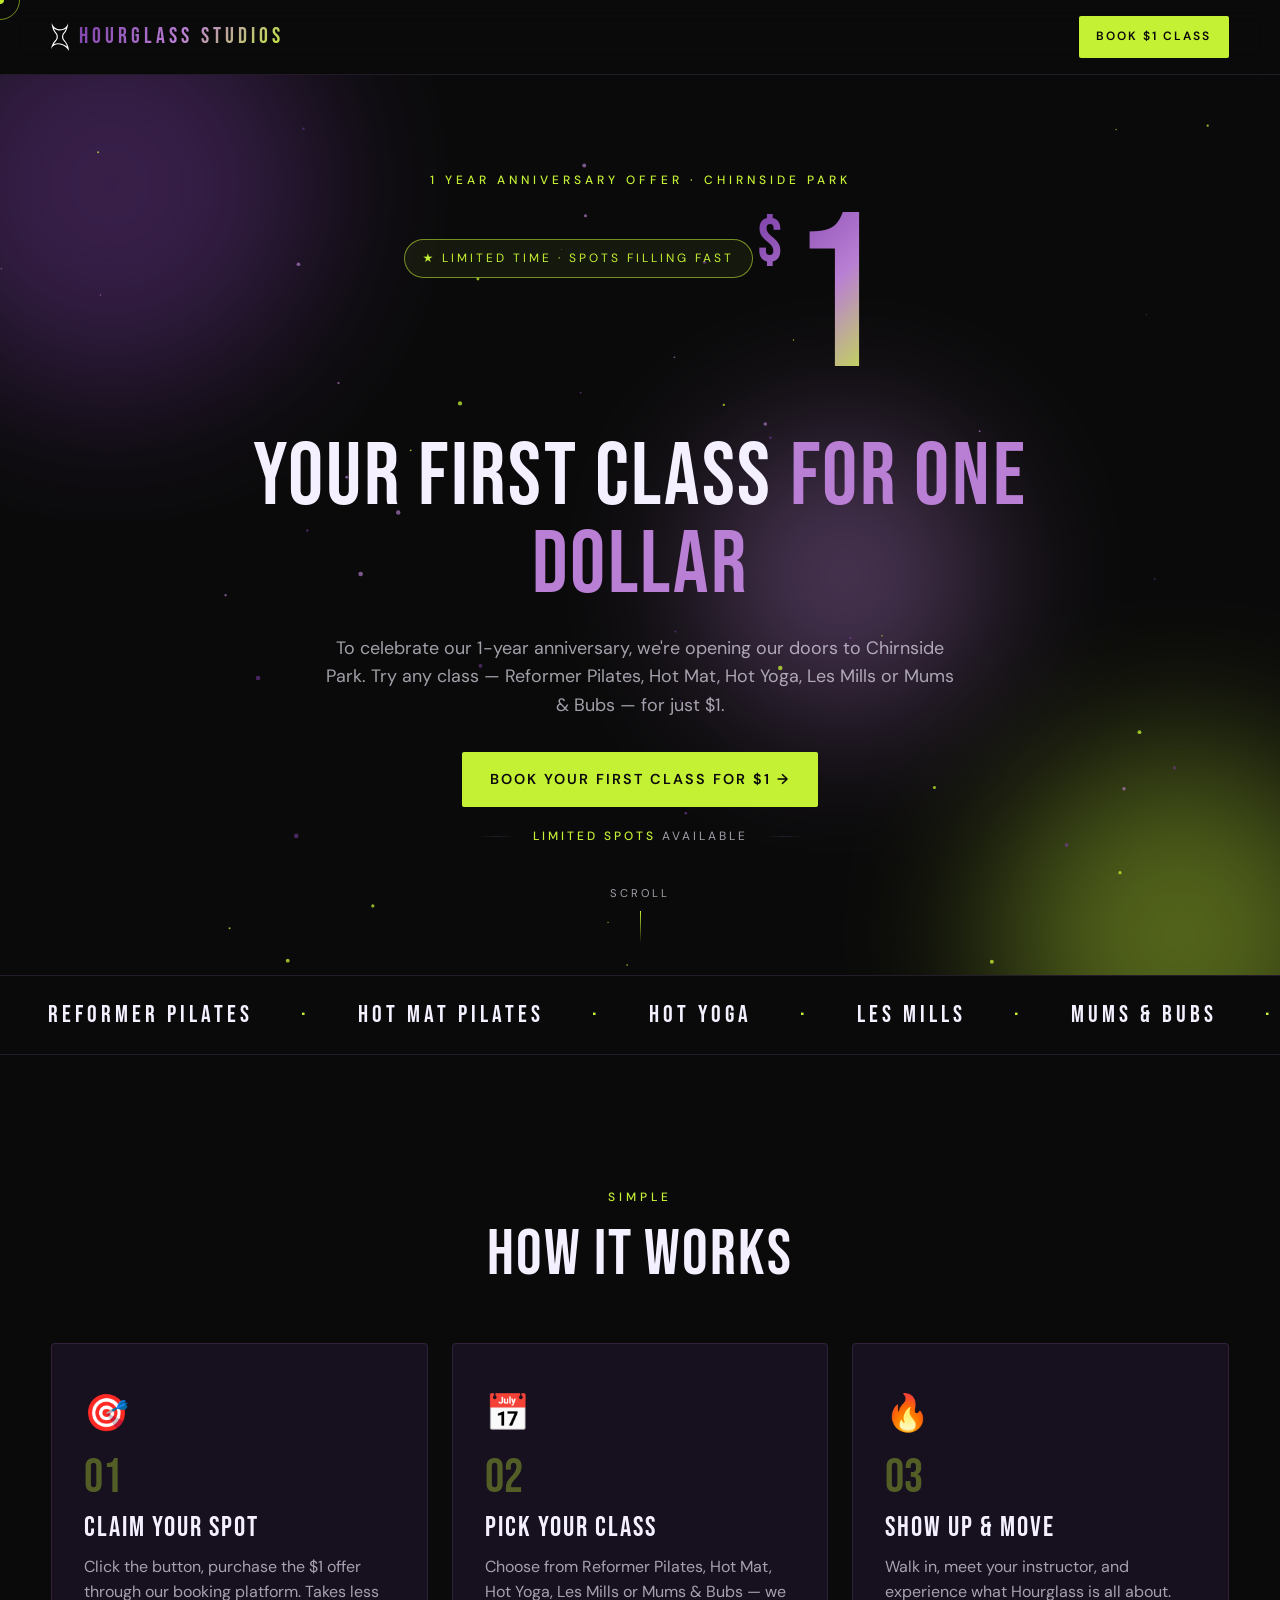
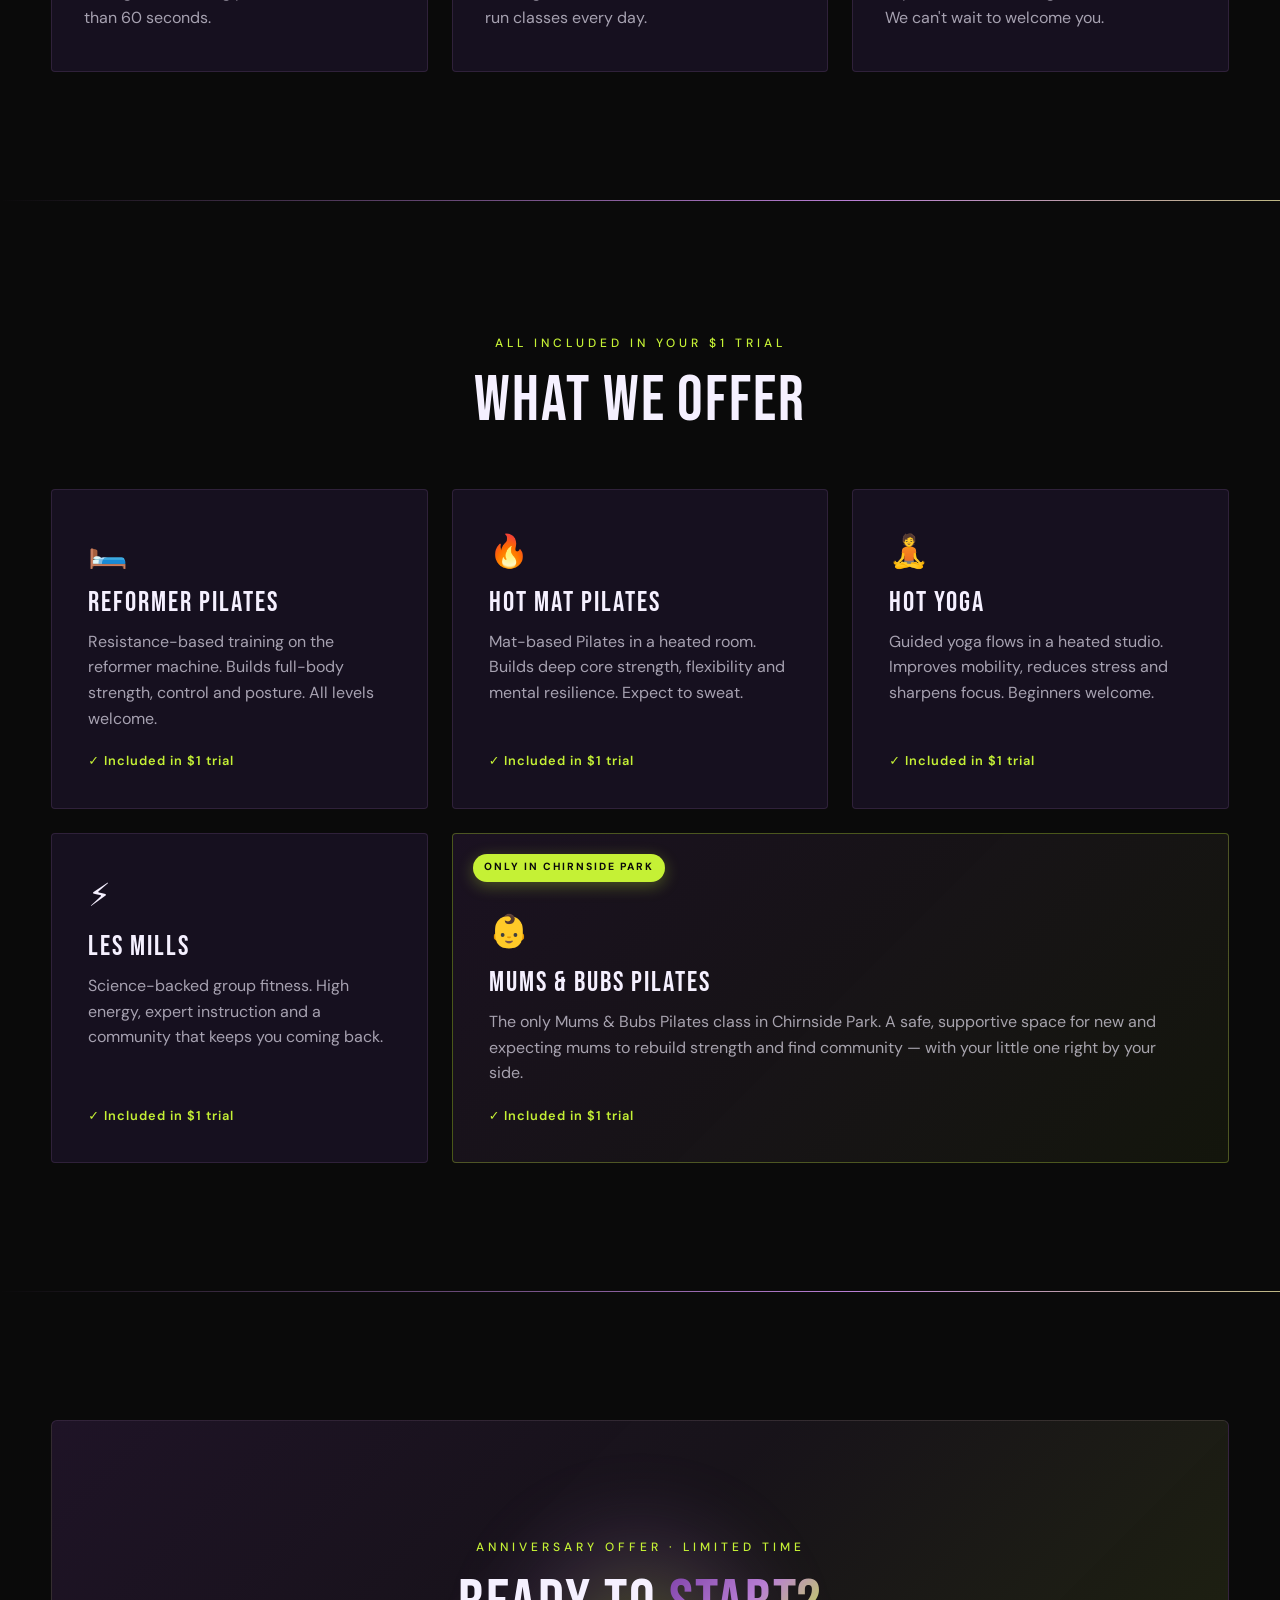
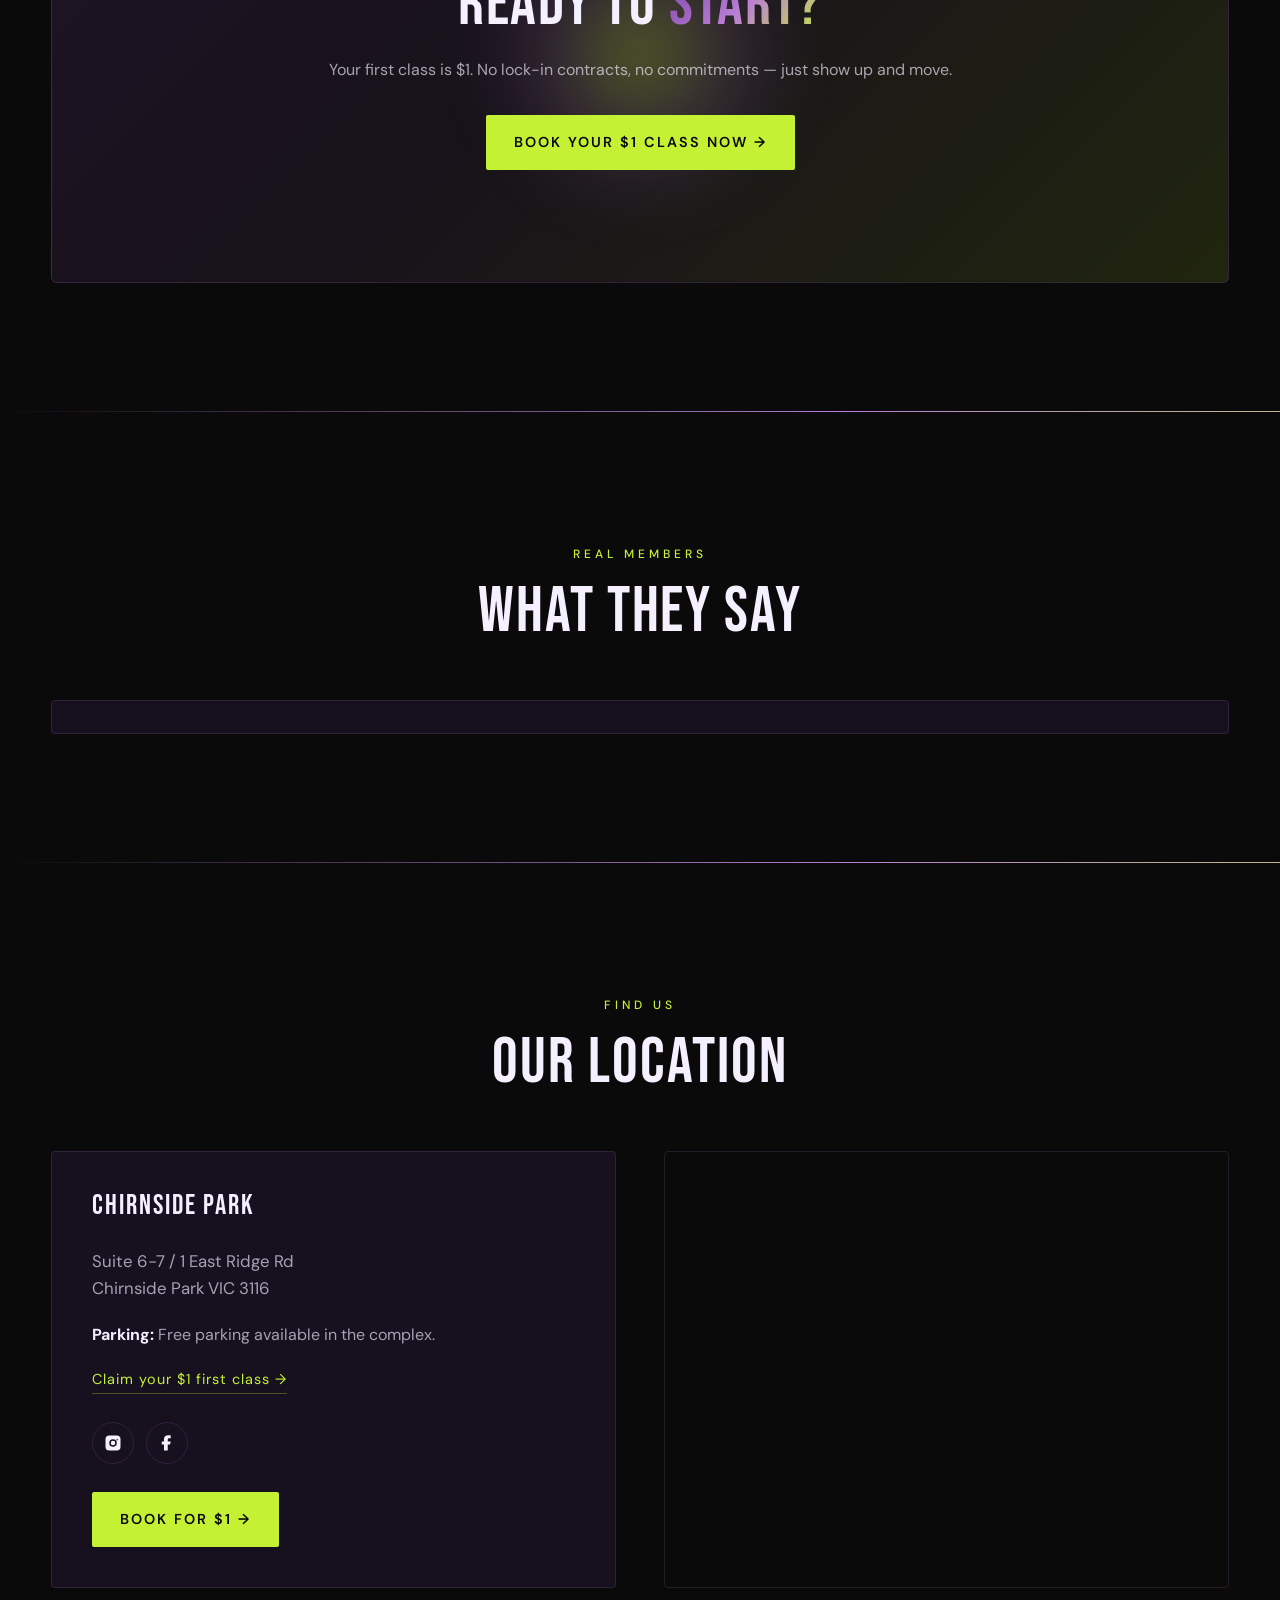
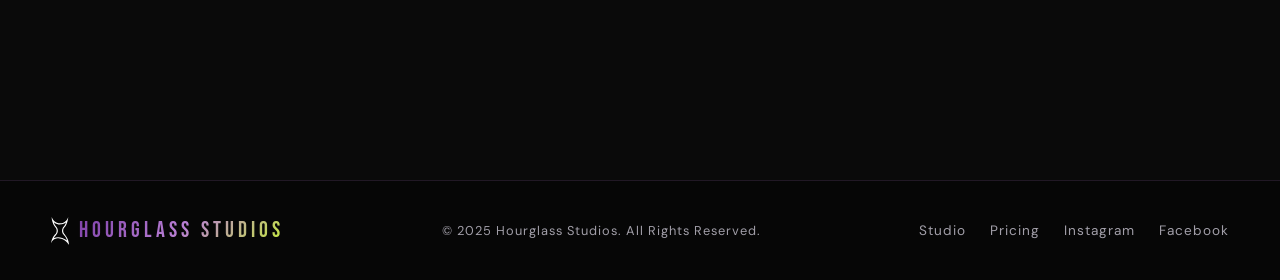
<file: landing-page.html>
<!DOCTYPE html>
<html lang="en">
<head>
  <meta charset="UTF-8">
  <meta name="viewport" content="width=device-width, initial-scale=1.0">
  <title>Your First Class for $1 | Hourglass Studios — Chirnside Park</title>
  <meta name="description" content="To celebrate our 1-year anniversary, try your first class at Hourglass Studios for just $1. Reformer Pilates, Hot Mat, Yoga & More in Chirnside Park. Limited spots.">
  <meta name="robots" content="noindex, nofollow">

  <meta property="og:title" content="Your First Class for $1 — Hourglass Studios">
  <meta property="og:description" content="Limited time. Try any class at Hourglass Studios Chirnside Park for just $1. Spots filling fast.">
  <meta property="og:type" content="website">
  <meta name="twitter:card" content="summary_large_image">

  <link rel="icon" type="image/svg+xml" href="assets/logo.svg">

  <!-- Fonts -->
  <link rel="preconnect" href="https://fonts.googleapis.com">
  <link rel="preconnect" href="https://fonts.gstatic.com" crossorigin>
  <link href="https://fonts.googleapis.com/css2?family=Bebas+Neue&family=DM+Sans:wght@400;500;600;700&display=swap" rel="stylesheet">

  <!-- Google Tag Manager -->
  <script>(function(w,d,s,l,i){w[l]=w[l]||[];w[l].push({'gtm.start':
  new Date().getTime(),event:'gtm.js'});var f=d.getElementsByTagName(s)[0],
  j=d.createElement(s),dl=l!='dataLayer'?'&l='+l:'';j.async=true;j.src=
  'https://www.googletagmanager.com/gtm.js?id='+i+dl;f.parentNode.insertBefore(j,f);
  })(window,document,'script','dataLayer','GTM-5RX7T87M');</script>
  <!-- End Google Tag Manager -->

  <!-- Meta Pixel Code -->
  <script>
  !function(f,b,e,v,n,t,s)
  {if(f.fbq)return;n=f.fbq=function(){n.callMethod?
  n.callMethod.apply(n,arguments):n.queue.push(arguments)};
  if(!f._fbq)f._fbq=n;n.push=n;n.loaded=!0;n.version='2.0';
  n.queue=[];t=b.createElement(e);t.async=!0;
  t.src=v;s=b.getElementsByTagName(e)[0];
  s.parentNode.insertBefore(t,s)}(window, document,'script',
  'https://connect.facebook.net/en_US/fbevents.js');
  fbq('init', '457081664136186');
  fbq('track', 'PageView');
  </script>
  <noscript><img height="1" width="1" style="display:none"
  src="https://www.facebook.com/tr?id=457081664136186&ev=PageView&noscript=1"
  /></noscript>
  <!-- End Meta Pixel Code -->

  <style>
    /* ============ RESET + THEME ============ */
    *, *::before, *::after { box-sizing: border-box; margin: 0; padding: 0; }
    html { scroll-behavior: smooth; -webkit-font-smoothing: antialiased; }
    :root {
      --bg: #0a0a0a;
      --bg-elev: #16101f;
      --lime: #c5f135;
      --purple: #b97fd4;
      --purple-deep: #7c3fa8;
      --text: #f5f0ff;
      --text-dim: rgba(245, 240, 255, 0.65);
      --border: rgba(185, 127, 212, 0.15);
      --grad: linear-gradient(135deg, #7c3fa8, #b97fd4, #c5f135);
      --grad-subtle: linear-gradient(135deg, rgba(124,63,168,0.18), rgba(185,127,212,0.08) 45%, rgba(197,241,53,0.12));
      --shadow: 0 20px 60px rgba(0, 0, 0, 0.5);
      --maxw: 1240px;
    }
    body {
      background: #0a0a0a;
      color: #f5f0ff;
      font-family: 'DM Sans', system-ui, sans-serif;
      line-height: 1.6;
      overflow-x: hidden;
      cursor: none;
      opacity: 0;
      transition: opacity 0.5s ease;
    }
    body.loaded { opacity: 1; }
    img { max-width: 100%; display: block; }
    a { color: inherit; text-decoration: none; }
    button { font-family: inherit; cursor: none; border: 0; background: none; color: inherit; }
    ul { list-style: none; }

    h1, h2, h3, h4 {
      font-family: 'Bebas Neue', 'Impact', sans-serif;
      letter-spacing: 0.03em;
      line-height: 1;
      font-weight: 400;
    }
    h1 { font-size: clamp(2.5rem, 7vw, 5.5rem); }
    h2 { font-size: clamp(2.25rem, 5vw, 4.25rem); }
    h3 { font-size: clamp(1.25rem, 2.2vw, 1.75rem); }
    p  { font-size: 1rem; color: var(--text-dim); }
    .eyebrow {
      font-family: 'DM Sans', sans-serif;
      font-size: 0.75rem;
      letter-spacing: 4px;
      text-transform: uppercase;
      color: var(--lime);
      font-weight: 500;
    }
    .gradient-text {
      background: var(--grad);
      -webkit-background-clip: text;
      -webkit-text-fill-color: transparent;
      background-clip: text;
      color: transparent;
    }
    .purple-text { color: var(--purple); }

    /* ============ LAYOUT ============ */
    .container { width: min(var(--maxw), 92%); margin: 0 auto; }
    section { position: relative; padding: clamp(4rem, 10vw, 8rem) 0; }

    /* ============ CUSTOM CURSOR ============ */
    .cursor-dot, .cursor-ring {
      position: fixed; top: 0; left: 0;
      pointer-events: none; z-index: 9999;
      mix-blend-mode: difference;
      transform: translate(-50%, -50%);
      will-change: transform;
    }
    .cursor-dot {
      width: 8px; height: 8px;
      background: var(--lime);
      border-radius: 50%;
      transition: width 0.2s ease, height 0.2s ease;
    }
    .cursor-ring {
      width: 40px; height: 40px;
      border: 1.5px solid rgba(197, 241, 53, 0.6);
      border-radius: 50%;
      transition: transform 0.15s ease-out, width 0.25s, height 0.25s;
    }
    .cursor-dot.active { width: 14px; height: 14px; }
    .cursor-ring.active { width: 60px; height: 60px; border-color: var(--lime); }
    @media (hover: none) {
      .cursor-dot, .cursor-ring { display: none; }
      body, button, a { cursor: auto; }
    }

    /* ============ NAV ============ */
    .nav {
      position: sticky; top: 0; z-index: 100;
      padding: 1rem 0;
      background: rgba(10, 10, 10, 0.7);
      backdrop-filter: blur(14px);
      -webkit-backdrop-filter: blur(14px);
      border-bottom: 1px solid var(--border);
    }
    .nav-inner {
      display: flex; align-items: center; justify-content: space-between;
      gap: 2rem;
    }
    .brand {
      display: flex; align-items: center; gap: 10px;
      text-decoration: none;
    }
    .brand img { height: 28px; width: auto; transition: filter 0.3s ease; }
    .brand:hover img { filter: drop-shadow(0 0 8px rgba(197, 241, 53, 0.6)); }
    .wordmark {
      font-family: 'Bebas Neue', sans-serif;
      font-size: 22px;
      letter-spacing: 4px;
      background: var(--grad);
      -webkit-background-clip: text;
      -webkit-text-fill-color: transparent;
      background-clip: text;
      color: transparent;
    }

    /* ============ BUTTONS ============ */
    .btn {
      display: inline-flex; align-items: center; justify-content: center;
      gap: 0.5rem;
      padding: 1rem 1.75rem;
      font-family: 'DM Sans', sans-serif;
      font-size: 0.9rem;
      letter-spacing: 2px;
      text-transform: uppercase;
      font-weight: 600;
      position: relative; overflow: hidden;
      border-radius: 2px;
      transition: color 0.3s, transform 0.2s;
      isolation: isolate;
      cursor: none;
    }
    .btn::before {
      content: ''; position: absolute; inset: 0;
      background: var(--lime);
      transform: translateX(-101%);
      transition: transform 0.4s cubic-bezier(0.77, 0, 0.175, 1);
      z-index: -1;
    }
    .btn:hover::before { transform: translateX(0); }
    .btn:hover { color: #0a0a0a; }
    .btn:active { transform: scale(0.98); }

    .btn-primary { background: var(--lime); color: #0a0a0a; }
    .btn-primary::before { background: var(--purple); }
    .btn-primary:hover { color: #0a0a0a; }

    .btn-outline { border: 1px solid var(--text); color: var(--text); }
    .btn-outline::before { background: var(--lime); }

    .btn-compact { padding: 0.7rem 1.1rem; font-size: 0.75rem; }

    /* ============ HERO ============ */
    .hero {
      min-height: 100vh;
      display: flex; align-items: center;
      position: relative; overflow: hidden;
      padding: 4rem 0 6rem;
      text-align: center;
    }
    .hero-inner {
      position: relative; z-index: 2;
      max-width: 940px; margin: 0 auto;
    }
    .badge-pill {
      display: inline-flex; align-items: center; gap: 0.5rem;
      padding: 0.55rem 1.1rem;
      border: 1px solid rgba(197, 241, 53, 0.55);
      border-radius: 999px;
      font-size: 0.75rem;
      letter-spacing: 3px;
      text-transform: uppercase;
      color: var(--lime);
      background: rgba(197, 241, 53, 0.06);
      margin-bottom: 1.5rem;
      animation: pulseGlow 3s ease-in-out infinite;
    }
    @keyframes pulseGlow {
      0%, 100% { box-shadow: 0 0 0 rgba(197,241,53,0.0); }
      50% { box-shadow: 0 0 24px rgba(197,241,53,0.35); }
    }

    .price-display {
      display: inline-flex; align-items: flex-start;
      font-family: 'Bebas Neue', sans-serif;
      line-height: 0.85;
      margin: 1rem 0 1.5rem;
      background: var(--grad);
      -webkit-background-clip: text;
      -webkit-text-fill-color: transparent;
      background-clip: text;
    }
    .price-display .dollar {
      font-size: clamp(2.5rem, 5vw, 4.5rem);
      margin-top: 0.6rem;
      padding-right: 0.15em;
    }
    .price-display .amount {
      font-size: clamp(100px, 22vw, 220px);
      letter-spacing: -0.02em;
    }

    .hero h1 { margin: 1rem 0 1.5rem; }
    .hero .lede {
      max-width: 640px; margin: 0 auto 2rem;
      font-size: clamp(1rem, 1.4vw, 1.15rem);
      color: var(--text-dim);
    }
    .urgency-line {
      display: flex; align-items: center; justify-content: center;
      gap: 1rem;
      margin-top: 1.25rem;
      font-size: 0.75rem;
      letter-spacing: 3px;
      text-transform: uppercase;
      color: var(--text-dim);
    }
    .urgency-line::before, .urgency-line::after {
      content: '';
      display: block; width: 40px; height: 1px;
      background: linear-gradient(90deg, transparent, var(--border), transparent);
    }
    .urgency-line strong { color: var(--lime); font-weight: 500; }

    .scroll-indicator {
      position: absolute;
      bottom: 2rem; left: 50%;
      transform: translateX(-50%);
      display: flex; flex-direction: column; align-items: center; gap: 0.5rem;
      color: var(--text-dim);
      font-size: 0.7rem;
      letter-spacing: 3px;
      text-transform: uppercase;
      animation: bounceDown 2.4s ease-in-out infinite;
      z-index: 2;
    }
    .scroll-indicator .line {
      width: 1px; height: 32px;
      background: linear-gradient(180deg, var(--lime), transparent);
    }
    @keyframes bounceDown {
      0%, 100% { transform: translateX(-50%) translateY(0); }
      50% { transform: translateX(-50%) translateY(8px); }
    }

    /* ============ ORBS + PARTICLES ============ */
    .orbs { position: absolute; inset: 0; z-index: 0; overflow: hidden; pointer-events: none; }
    .orb {
      position: absolute; border-radius: 50%; filter: blur(80px); opacity: 0.4;
      animation: float 18s ease-in-out infinite;
    }
    .orb.p { background: var(--purple-deep); width: 420px; height: 420px; top: -100px; left: -100px; }
    .orb.g { background: var(--lime); width: 360px; height: 360px; bottom: -140px; right: -80px; animation-delay: -6s; }
    .orb.m { background: var(--purple); width: 280px; height: 280px; top: 40%; left: 55%; animation-delay: -12s; }
    @keyframes float {
      0%, 100% { transform: translate(0, 0) scale(1); }
      33% { transform: translate(60px, -40px) scale(1.1); }
      66% { transform: translate(-50px, 50px) scale(0.95); }
    }
    #particles {
      position: absolute; inset: 0; z-index: 1;
      pointer-events: none;
    }

    /* ============ TICKER ============ */
    .ticker {
      overflow: hidden; white-space: nowrap;
      border-top: 1px solid var(--border);
      border-bottom: 1px solid var(--border);
      padding: 1.25rem 0;
      background: #0a0a0a;
    }
    .ticker-track {
      display: inline-flex; gap: 3rem;
      animation: tickerAnim 40s linear infinite;
      padding-left: 3rem;
    }
    .ticker-item {
      font-family: 'Bebas Neue', sans-serif;
      font-size: 1.5rem;
      letter-spacing: 4px;
      color: var(--text);
    }
    .ticker-item.accent { color: var(--lime); }
    @keyframes tickerAnim { to { transform: translateX(-50%); } }

    /* ============ DIVIDER ============ */
    .divider {
      height: 1px;
      background: linear-gradient(90deg, transparent, var(--purple), var(--lime), transparent);
      background-size: 200% 100%;
      animation: shimmer 4s linear infinite;
    }
    @keyframes shimmer { to { background-position: -200% 0; } }

    /* ============ SECTION HEAD ============ */
    .section-head { max-width: 780px; margin: 0 auto 3.5rem; text-align: center; }
    .section-head .eyebrow { margin-bottom: 1rem; display: inline-block; }

    /* ============ HOW IT WORKS ============ */
    .how-grid {
      display: grid;
      grid-template-columns: repeat(3, 1fr);
      gap: 1.5rem;
    }
    @media (max-width: 860px) { .how-grid { grid-template-columns: 1fr; } }

    .how-card {
      position: relative; overflow: hidden;
      padding: 2.5rem 2rem;
      background: var(--bg-elev);
      border: 1px solid var(--border);
      border-radius: 4px;
      transition: transform 0.3s, border-color 0.3s;
    }
    .how-card::after {
      content: ''; position: absolute; bottom: 0; left: 0;
      height: 2px; width: 0; background: var(--grad);
      transition: width 0.6s cubic-bezier(0.77, 0, 0.175, 1);
    }
    .how-card:hover { transform: translateY(-4px); border-color: var(--lime); }
    .how-card:hover::after { width: 100%; }
    .how-card .icon { font-size: 2.25rem; margin-bottom: 0.75rem; }
    .how-card .num {
      font-family: 'Bebas Neue', sans-serif;
      font-size: 3rem;
      color: rgba(197, 241, 53, 0.35);
      line-height: 1;
      margin-bottom: 0.75rem;
    }
    .how-card h3 { margin-bottom: 0.75rem; letter-spacing: 2px; }

    /* ============ OFFER CARDS ============ */
    .offer-grid {
      display: grid;
      grid-template-columns: repeat(3, 1fr);
      gap: 1.5rem;
    }
    @media (max-width: 860px) { .offer-grid { grid-template-columns: 1fr; } }

    .offer-card {
      position: relative; overflow: hidden;
      padding: 2.25rem;
      background: var(--bg-elev);
      border: 1px solid var(--border);
      border-radius: 4px;
      transition: transform 0.3s, border-color 0.3s;
      display: flex; flex-direction: column;
    }
    .offer-card::after {
      content: ''; position: absolute; bottom: 0; left: 0;
      height: 2px; width: 0; background: var(--grad);
      transition: width 0.6s cubic-bezier(0.77, 0, 0.175, 1);
    }
    .offer-card:hover { transform: translateY(-4px); border-color: var(--lime); }
    .offer-card:hover::after { width: 100%; }
    .offer-card .icon { font-size: 2rem; margin-bottom: 0.75rem; }
    .offer-card h3 { letter-spacing: 2px; margin-bottom: 0.75rem; }
    .offer-card p { flex: 1; }
    .offer-card .included {
      margin-top: 1.25rem;
      font-size: 0.8rem;
      letter-spacing: 1px;
      color: var(--lime);
      font-weight: 600;
    }
    .offer-card.spans-2 {
      grid-column: span 2;
      background: linear-gradient(135deg, rgba(124,63,168,0.15), rgba(197,241,53,0.05));
      border-color: rgba(197,241,53,0.3);
    }
    @media (max-width: 860px) { .offer-card.spans-2 { grid-column: span 1; } }
    .offer-card .badge-unique {
      position: absolute;
      top: 1.25rem; left: 1.25rem;
      background: var(--lime); color: #0a0a0a;
      font-size: 0.65rem; letter-spacing: 2px;
      padding: 0.35rem 0.7rem;
      font-weight: 700;
      text-transform: uppercase;
      border-radius: 999px;
      box-shadow: 0 4px 16px rgba(197,241,53,0.3);
    }
    .offer-card.spans-2 .icon { margin-top: 2.25rem; }

    /* ============ CTA BANNER ============ */
    .cta-banner {
      position: relative; overflow: hidden;
      padding: clamp(4rem, 10vw, 7rem) 2rem;
      background: var(--grad-subtle);
      border-radius: 6px;
      text-align: center;
      border: 1px solid var(--border);
    }
    .cta-banner .glow-orb {
      position: absolute; top: 50%; left: 50%;
      transform: translate(-50%, -50%);
      width: 460px; height: 460px;
      border-radius: 50%;
      background: radial-gradient(closest-side, rgba(197,241,53,0.35), rgba(185,127,212,0.15) 40%, transparent 70%);
      filter: blur(30px);
      pointer-events: none;
      animation: float 20s ease-in-out infinite;
    }
    .cta-banner-inner {
      position: relative; z-index: 2;
      max-width: 720px; margin: 0 auto;
    }
    .cta-banner .eyebrow { margin-bottom: 1rem; display: inline-block; }
    .cta-banner h2 { margin-bottom: 1.25rem; }
    .cta-banner p { margin-bottom: 2rem; }

    /* ============ TESTIMONIALS ============ */
    .widget-wrap {
      background: var(--bg-elev);
      padding: 1rem;
      border-radius: 4px;
      border: 1px solid var(--border);
    }

    /* ============ LOCATION ============ */
    .location-grid {
      display: grid; grid-template-columns: 1fr 1fr;
      gap: 3rem; align-items: stretch;
    }
    @media (max-width: 860px) { .location-grid { grid-template-columns: 1fr; } }

    .location-card {
      background: var(--bg-elev);
      border: 1px solid var(--border);
      border-radius: 4px;
      padding: 2.5rem;
      display: flex; flex-direction: column; gap: 1.25rem;
    }
    .location-card h3 { letter-spacing: 2px; margin-bottom: 0.5rem; }
    .location-card address {
      font-style: normal;
      color: var(--text-dim);
      font-size: 1.05rem;
    }
    .location-card .inline-book {
      color: var(--lime);
      font-size: 0.9rem;
      letter-spacing: 1px;
      border-bottom: 1px solid rgba(197,241,53,0.3);
      padding-bottom: 0.15rem;
      align-self: flex-start;
    }
    .location-card .inline-book:hover { border-color: var(--lime); }

    .socials { display: flex; gap: 0.75rem; }
    .social {
      width: 42px; height: 42px;
      display: grid; place-items: center;
      border: 1px solid var(--border);
      border-radius: 50%;
      transition: background 0.3s, border-color 0.3s, transform 0.2s;
      color: var(--text);
    }
    .social:hover { background: var(--lime); border-color: var(--lime); color: #0a0a0a; transform: translateY(-3px); }
    .social svg { width: 18px; height: 18px; fill: currentColor; }

    .map-wrap {
      position: relative;
      border-radius: 4px; overflow: hidden;
      border: 1px solid var(--border);
      min-height: 380px;
    }
    .map-wrap iframe {
      width: 100%; height: 100%; min-height: 380px; border: 0;
      filter: invert(90%) hue-rotate(180deg) saturate(0.4) brightness(0.85);
    }

    /* ============ FOOTER ============ */
    footer {
      background: #060606;
      border-top: 1px solid var(--border);
      padding: 2rem 0 2rem;
      margin-top: 4rem;
    }
    .footer-inner {
      display: flex; align-items: center; justify-content: space-between;
      gap: 2rem; flex-wrap: wrap;
    }
    .footer-links { display: flex; gap: 1.5rem; flex-wrap: wrap; }
    .footer-links a { color: var(--text-dim); font-size: 0.85rem; letter-spacing: 1px; transition: color 0.2s; }
    .footer-links a:hover { color: var(--lime); }
    .footer-copy { color: var(--text-dim); font-size: 0.8rem; letter-spacing: 1px; }
    @media (max-width: 640px) {
      .footer-inner { flex-direction: column; text-align: center; }
    }

    /* ============ STICKY MOBILE CTA BAR ============ */
    .mobile-cta {
      display: none;
      position: fixed; left: 0; right: 0; bottom: 0;
      z-index: 200;
      padding: 0.75rem 1rem;
      background: rgba(10, 10, 10, 0.95);
      backdrop-filter: blur(14px);
      -webkit-backdrop-filter: blur(14px);
      border-top: 1px solid rgba(197, 241, 53, 0.2);
      justify-content: space-between;
      align-items: center;
      gap: 0.75rem;
    }
    .mobile-cta .mobile-copy {
      font-size: 0.75rem; letter-spacing: 1px;
      color: var(--text);
    }
    .mobile-cta .mobile-copy strong { color: var(--lime); font-weight: 600; }
    @media (max-width: 767px) {
      .mobile-cta { display: flex; }
      body { padding-bottom: 72px; }
    }

    /* ============ SCROLL REVEAL ============ */
    .reveal {
      opacity: 0;
      transform: translateY(40px);
      transition: opacity 0.9s cubic-bezier(0.2, 0.8, 0.2, 1), transform 0.9s cubic-bezier(0.2, 0.8, 0.2, 1);
    }
    .reveal.visible { opacity: 1; transform: translateY(0); }
    .reveal.delay-1 { transition-delay: 0.1s; }
    .reveal.delay-2 { transition-delay: 0.2s; }
    .reveal.delay-3 { transition-delay: 0.3s; }
  </style>
</head>
<body>
  <!-- Google Tag Manager (noscript) -->
  <noscript><iframe src="https://www.googletagmanager.com/ns.html?id=GTM-5RX7T87M"
  height="0" width="0" style="display:none;visibility:hidden"></iframe></noscript>
  <!-- End Google Tag Manager (noscript) -->

  <div class="cursor-dot"></div>
  <div class="cursor-ring"></div>

  <!-- ============ NAV ============ -->
  <header class="nav">
    <div class="container nav-inner">
      <a class="brand" href="#top" aria-label="Hourglass Studios">
        <img src="assets/logo.svg" alt="Hourglass Studios" height="28">
        <span class="wordmark">HOURGLASS STUDIOS</span>
      </a>
      <a href="https://momence.com/m/626755" target="_blank" rel="noopener" class="btn btn-primary btn-compact cta-momence">Book $1 Class</a>
    </div>
  </header>

  <!-- ============ HERO ============ -->
  <section class="hero" id="top">
    <canvas id="particles"></canvas>
    <div class="orbs" aria-hidden="true">
      <span class="orb p"></span>
      <span class="orb g"></span>
      <span class="orb m"></span>
    </div>
    <div class="container hero-inner">
      <p class="eyebrow">1 Year Anniversary Offer · Chirnside Park</p>
      <div class="badge-pill">★ Limited Time · Spots Filling Fast</div>
      <div class="price-display" aria-label="One dollar">
        <span class="dollar">$</span><span class="amount">1</span>
      </div>
      <h1>YOUR FIRST CLASS <span class="purple-text">FOR ONE DOLLAR</span></h1>
      <p class="lede">To celebrate our 1-year anniversary, we're opening our doors to Chirnside Park. Try any class — Reformer Pilates, Hot Mat, Hot Yoga, Les Mills or Mums &amp; Bubs — for just $1.</p>
      <a href="https://momence.com/m/626755" target="_blank" rel="noopener" class="btn btn-primary cta-momence">Book Your First Class for $1 →</a>
      <div class="urgency-line"><span><strong>Limited spots</strong> available</span></div>
    </div>
    <div class="scroll-indicator" aria-hidden="true">
      <span>Scroll</span>
      <span class="line"></span>
    </div>
  </section>

  <!-- ============ TICKER ============ -->
  <div class="ticker" aria-hidden="true">
    <div class="ticker-track">
      <span class="ticker-item">Reformer Pilates</span>
      <span class="ticker-item accent">·</span>
      <span class="ticker-item">Hot Mat Pilates</span>
      <span class="ticker-item accent">·</span>
      <span class="ticker-item">Hot Yoga</span>
      <span class="ticker-item accent">·</span>
      <span class="ticker-item">Les Mills</span>
      <span class="ticker-item accent">·</span>
      <span class="ticker-item">Mums &amp; Bubs</span>
      <span class="ticker-item accent">·</span>
      <span class="ticker-item">$1 First Class</span>
      <span class="ticker-item accent">·</span>
      <span class="ticker-item">Chirnside Park</span>
      <span class="ticker-item accent">·</span>
      <span class="ticker-item">Limited Spots</span>
      <span class="ticker-item accent">·</span>
      <!-- duplicate for seamless loop -->
      <span class="ticker-item">Reformer Pilates</span>
      <span class="ticker-item accent">·</span>
      <span class="ticker-item">Hot Mat Pilates</span>
      <span class="ticker-item accent">·</span>
      <span class="ticker-item">Hot Yoga</span>
      <span class="ticker-item accent">·</span>
      <span class="ticker-item">Les Mills</span>
      <span class="ticker-item accent">·</span>
      <span class="ticker-item">Mums &amp; Bubs</span>
      <span class="ticker-item accent">·</span>
      <span class="ticker-item">$1 First Class</span>
      <span class="ticker-item accent">·</span>
      <span class="ticker-item">Chirnside Park</span>
      <span class="ticker-item accent">·</span>
      <span class="ticker-item">Limited Spots</span>
      <span class="ticker-item accent">·</span>
    </div>
  </div>

  <!-- ============ HOW IT WORKS ============ -->
  <section>
    <div class="container">
      <div class="section-head reveal">
        <p class="eyebrow">Simple</p>
        <h2>HOW IT WORKS</h2>
      </div>
      <div class="how-grid">
        <article class="how-card reveal">
          <div class="icon">🎯</div>
          <div class="num">01</div>
          <h3>CLAIM YOUR SPOT</h3>
          <p>Click the button, purchase the $1 offer through our booking platform. Takes less than 60 seconds.</p>
        </article>
        <article class="how-card reveal delay-1">
          <div class="icon">📅</div>
          <div class="num">02</div>
          <h3>PICK YOUR CLASS</h3>
          <p>Choose from Reformer Pilates, Hot Mat, Hot Yoga, Les Mills or Mums &amp; Bubs — we run classes every day.</p>
        </article>
        <article class="how-card reveal delay-2">
          <div class="icon">🔥</div>
          <div class="num">03</div>
          <h3>SHOW UP &amp; MOVE</h3>
          <p>Walk in, meet your instructor, and experience what Hourglass is all about. We can't wait to welcome you.</p>
        </article>
      </div>
    </div>
  </section>

  <div class="divider"></div>

  <!-- ============ WHAT WE OFFER ============ -->
  <section>
    <div class="container">
      <div class="section-head reveal">
        <p class="eyebrow">All Included in Your $1 Trial</p>
        <h2>WHAT WE OFFER</h2>
      </div>
      <div class="offer-grid">
        <article class="offer-card reveal">
          <div class="icon">🛏️</div>
          <h3>REFORMER PILATES</h3>
          <p>Resistance-based training on the reformer machine. Builds full-body strength, control and posture. All levels welcome.</p>
          <div class="included">✓ Included in $1 trial</div>
        </article>
        <article class="offer-card reveal delay-1">
          <div class="icon">🔥</div>
          <h3>HOT MAT PILATES</h3>
          <p>Mat-based Pilates in a heated room. Builds deep core strength, flexibility and mental resilience. Expect to sweat.</p>
          <div class="included">✓ Included in $1 trial</div>
        </article>
        <article class="offer-card reveal delay-2">
          <div class="icon">🧘</div>
          <h3>HOT YOGA</h3>
          <p>Guided yoga flows in a heated studio. Improves mobility, reduces stress and sharpens focus. Beginners welcome.</p>
          <div class="included">✓ Included in $1 trial</div>
        </article>
        <article class="offer-card reveal">
          <div class="icon">⚡</div>
          <h3>LES MILLS</h3>
          <p>Science-backed group fitness. High energy, expert instruction and a community that keeps you coming back.</p>
          <div class="included">✓ Included in $1 trial</div>
        </article>
        <article class="offer-card spans-2 reveal delay-1">
          <span class="badge-unique">Only in Chirnside Park</span>
          <div class="icon">👶</div>
          <h3>MUMS &amp; BUBS PILATES</h3>
          <p>The only Mums &amp; Bubs Pilates class in Chirnside Park. A safe, supportive space for new and expecting mums to rebuild strength and find community — with your little one right by your side.</p>
          <div class="included">✓ Included in $1 trial</div>
        </article>
      </div>
    </div>
  </section>

  <div class="divider"></div>

  <!-- ============ CTA BANNER ============ -->
  <section>
    <div class="container reveal">
      <div class="cta-banner">
        <div class="glow-orb" aria-hidden="true"></div>
        <div class="cta-banner-inner">
          <p class="eyebrow">Anniversary Offer · Limited Time</p>
          <h2>READY TO <span class="gradient-text">START?</span></h2>
          <p>Your first class is $1. No lock-in contracts, no commitments — just show up and move.</p>
          <a href="https://momence.com/m/626755" target="_blank" rel="noopener" class="btn btn-primary cta-momence">Book Your $1 Class Now →</a>
        </div>
      </div>
    </div>
  </section>

  <div class="divider"></div>

  <!-- ============ TESTIMONIALS ============ -->
  <section>
    <div class="container">
      <div class="section-head reveal">
        <p class="eyebrow">Real Members</p>
        <h2>WHAT THEY SAY</h2>
      </div>
      <div class="widget-wrap reveal">
        <style>
          #momence-plugin-reviews {
            --momenceReviewColorBackground: #16101f;
            --momenceBorder: 1px solid rgba(185,127,212,0.15);
            --momenceBorderRadius: 4px;
            --momenceBoxShadow: 0px 4px 24px rgba(0,0,0,0.3);
          }
        </style>
        <div id="momence-plugin-reviews"></div>
        <script
          async
          type="module"
          host_id="41579"
          is_profile_picture_enabled="true"
          is_text_only_enabled="true"
          is_session_and_teacher_info_enabled="true"
          layout="horizontal"
          signature="dd767d72fd4f7c3f60dc4694a1601c1cbf82f0111b2ca6cb66ce0316593a3c74"
          src="https://momence.com/plugin/reviews/reviews.js">
        </script>
      </div>
    </div>
  </section>

  <div class="divider"></div>

  <!-- ============ LOCATION ============ -->
  <section>
    <div class="container">
      <div class="section-head reveal">
        <p class="eyebrow">Find Us</p>
        <h2>OUR LOCATION</h2>
      </div>
      <div class="location-grid">
        <div class="location-card reveal">
          <h3>CHIRNSIDE PARK</h3>
          <address>
            Suite 6-7 / 1 East Ridge Rd<br>
            Chirnside Park VIC 3116
          </address>
          <p><strong style="color: var(--text);">Parking:</strong> Free parking available in the complex.</p>
          <a href="https://momence.com/m/626755" target="_blank" rel="noopener" class="inline-book cta-momence">Claim your $1 first class →</a>
          <div class="socials" style="margin-top: 0.5rem;">
            <a class="social" href="https://www.instagram.com/hourglassstudios_hs/" target="_blank" rel="noopener" aria-label="Instagram">
              <svg viewBox="0 0 24 24"><path d="M7 2h10a5 5 0 0 1 5 5v10a5 5 0 0 1-5 5H7a5 5 0 0 1-5-5V7a5 5 0 0 1 5-5zm5 5a5 5 0 1 0 0 10 5 5 0 0 0 0-10zm0 2a3 3 0 1 1 0 6 3 3 0 0 1 0-6zm5.5-2.5a1 1 0 1 0 0 2 1 1 0 0 0 0-2z"/></svg>
            </a>
            <a class="social" href="https://www.facebook.com/p/Hourglass-Studios-61563290399417/" target="_blank" rel="noopener" aria-label="Facebook">
              <svg viewBox="0 0 24 24"><path d="M13 22v-8h3l1-4h-4V7.5c0-1.1.5-2 2-2h2V2s-1.8-.3-3.5-.3C10 1.7 8 3.8 8 7v3H5v4h3v8h5z"/></svg>
            </a>
          </div>
          <a href="https://momence.com/m/626755" target="_blank" rel="noopener" class="btn btn-primary cta-momence" style="align-self:flex-start; margin-top: 0.5rem;">Book for $1 →</a>
        </div>
        <div class="map-wrap reveal delay-1">
          <iframe
            src="https://maps.google.com/maps?q=1+East+Ridge+Rd+Chirnside+Park+VIC+3116&output=embed"
            loading="lazy" title="Map to Hourglass Studios"
            referrerpolicy="no-referrer-when-downgrade"></iframe>
        </div>
      </div>
    </div>
  </section>

  <!-- ============ FOOTER ============ -->
  <footer>
    <div class="container">
      <div class="footer-inner">
        <a class="brand" href="#top">
          <img src="assets/logo.svg" alt="Hourglass Studios" height="28">
          <span class="wordmark">HOURGLASS STUDIOS</span>
        </a>
        <div class="footer-copy">© 2025 Hourglass Studios. All Rights Reserved.</div>
        <div class="footer-links">
          <a href="https://hourglassstudios.com.au/studio.html">Studio</a>
          <a href="https://hourglassstudios.com.au/pricing.html">Pricing</a>
          <a href="https://www.instagram.com/hourglassstudios_hs/" target="_blank" rel="noopener">Instagram</a>
          <a href="https://www.facebook.com/p/Hourglass-Studios-61563290399417/" target="_blank" rel="noopener">Facebook</a>
        </div>
      </div>
    </div>
  </footer>

  <!-- ============ STICKY MOBILE CTA BAR ============ -->
  <div class="mobile-cta">
    <div class="mobile-copy">First class <strong>$1</strong> — limited spots</div>
    <a href="https://momence.com/m/626755" target="_blank" rel="noopener" class="btn btn-primary btn-compact cta-momence">Book Now →</a>
  </div>

  <script>
    // ---------- Fade-in body ----------
    window.addEventListener('load', () => document.body.classList.add('loaded'));

    // ---------- Meta Pixel: ViewContent ----------
    if (typeof fbq === 'function') {
      fbq('track', 'ViewContent', { content_name: '$1 First Class Landing Page' });
    }

    // ---------- Meta Pixel: InitiateCheckout on any CTA click ----------
    document.addEventListener('click', (e) => {
      const cta = e.target.closest('.cta-momence');
      if (cta && typeof fbq === 'function') {
        fbq('track', 'InitiateCheckout');
      }
    });

    // ---------- Custom cursor ----------
    (function cursor() {
      if (matchMedia('(hover: none)').matches) return;
      const dot = document.querySelector('.cursor-dot');
      const ring = document.querySelector('.cursor-ring');
      let mx = 0, my = 0, rx = 0, ry = 0;
      window.addEventListener('mousemove', (e) => {
        mx = e.clientX; my = e.clientY;
        dot.style.transform = `translate(${mx}px, ${my}px) translate(-50%, -50%)`;
      });
      (function loop() {
        rx += (mx - rx) * 0.18;
        ry += (my - ry) * 0.18;
        ring.style.transform = `translate(${rx}px, ${ry}px) translate(-50%, -50%)`;
        requestAnimationFrame(loop);
      })();
      document.addEventListener('mouseover', (e) => {
        if (e.target.closest('a, button, .btn')) {
          dot.classList.add('active'); ring.classList.add('active');
        }
      });
      document.addEventListener('mouseout', (e) => {
        if (e.target.closest('a, button, .btn')) {
          dot.classList.remove('active'); ring.classList.remove('active');
        }
      });
    })();

    // ---------- Scroll reveal ----------
    (function reveal() {
      const io = new IntersectionObserver((entries) => {
        entries.forEach((entry) => {
          if (entry.isIntersecting) {
            entry.target.classList.add('visible');
            io.unobserve(entry.target);
          }
        });
      }, { threshold: 0.12, rootMargin: '0px 0px -60px 0px' });
      document.querySelectorAll('.reveal').forEach((el) => io.observe(el));
    })();

    // ---------- Particle canvas (hero only) ----------
    (function particles() {
      const canvas = document.getElementById('particles');
      if (!canvas) return;
      const ctx = canvas.getContext('2d');
      let w = 0, h = 0, dots = [];
      const COLORS = ['rgba(197,241,53,0.75)', 'rgba(185,127,212,0.65)', 'rgba(124,63,168,0.55)'];
      function resize() {
        const parent = canvas.parentElement.getBoundingClientRect();
        w = canvas.width = parent.width;
        h = canvas.height = parent.height;
      }
      function seed() {
        const count = Math.min(60, Math.round((w * h) / 22000));
        dots = Array.from({ length: count }, () => ({
          x: Math.random() * w,
          y: Math.random() * h,
          vx: (Math.random() - 0.5) * 0.3,
          vy: (Math.random() - 0.5) * 0.3,
          r: Math.random() * 1.8 + 0.6,
          c: COLORS[Math.floor(Math.random() * COLORS.length)]
        }));
      }
      function tick() {
        ctx.clearRect(0, 0, w, h);
        dots.forEach((d) => {
          d.x += d.vx; d.y += d.vy;
          if (d.x < 0 || d.x > w) d.vx *= -1;
          if (d.y < 0 || d.y > h) d.vy *= -1;
          ctx.beginPath();
          ctx.arc(d.x, d.y, d.r, 0, Math.PI * 2);
          ctx.fillStyle = d.c;
          ctx.fill();
        });
        requestAnimationFrame(tick);
      }
      resize(); seed(); tick();
      window.addEventListener('resize', () => { resize(); seed(); });
    })();
  </script>
</body>
</html>
</file>
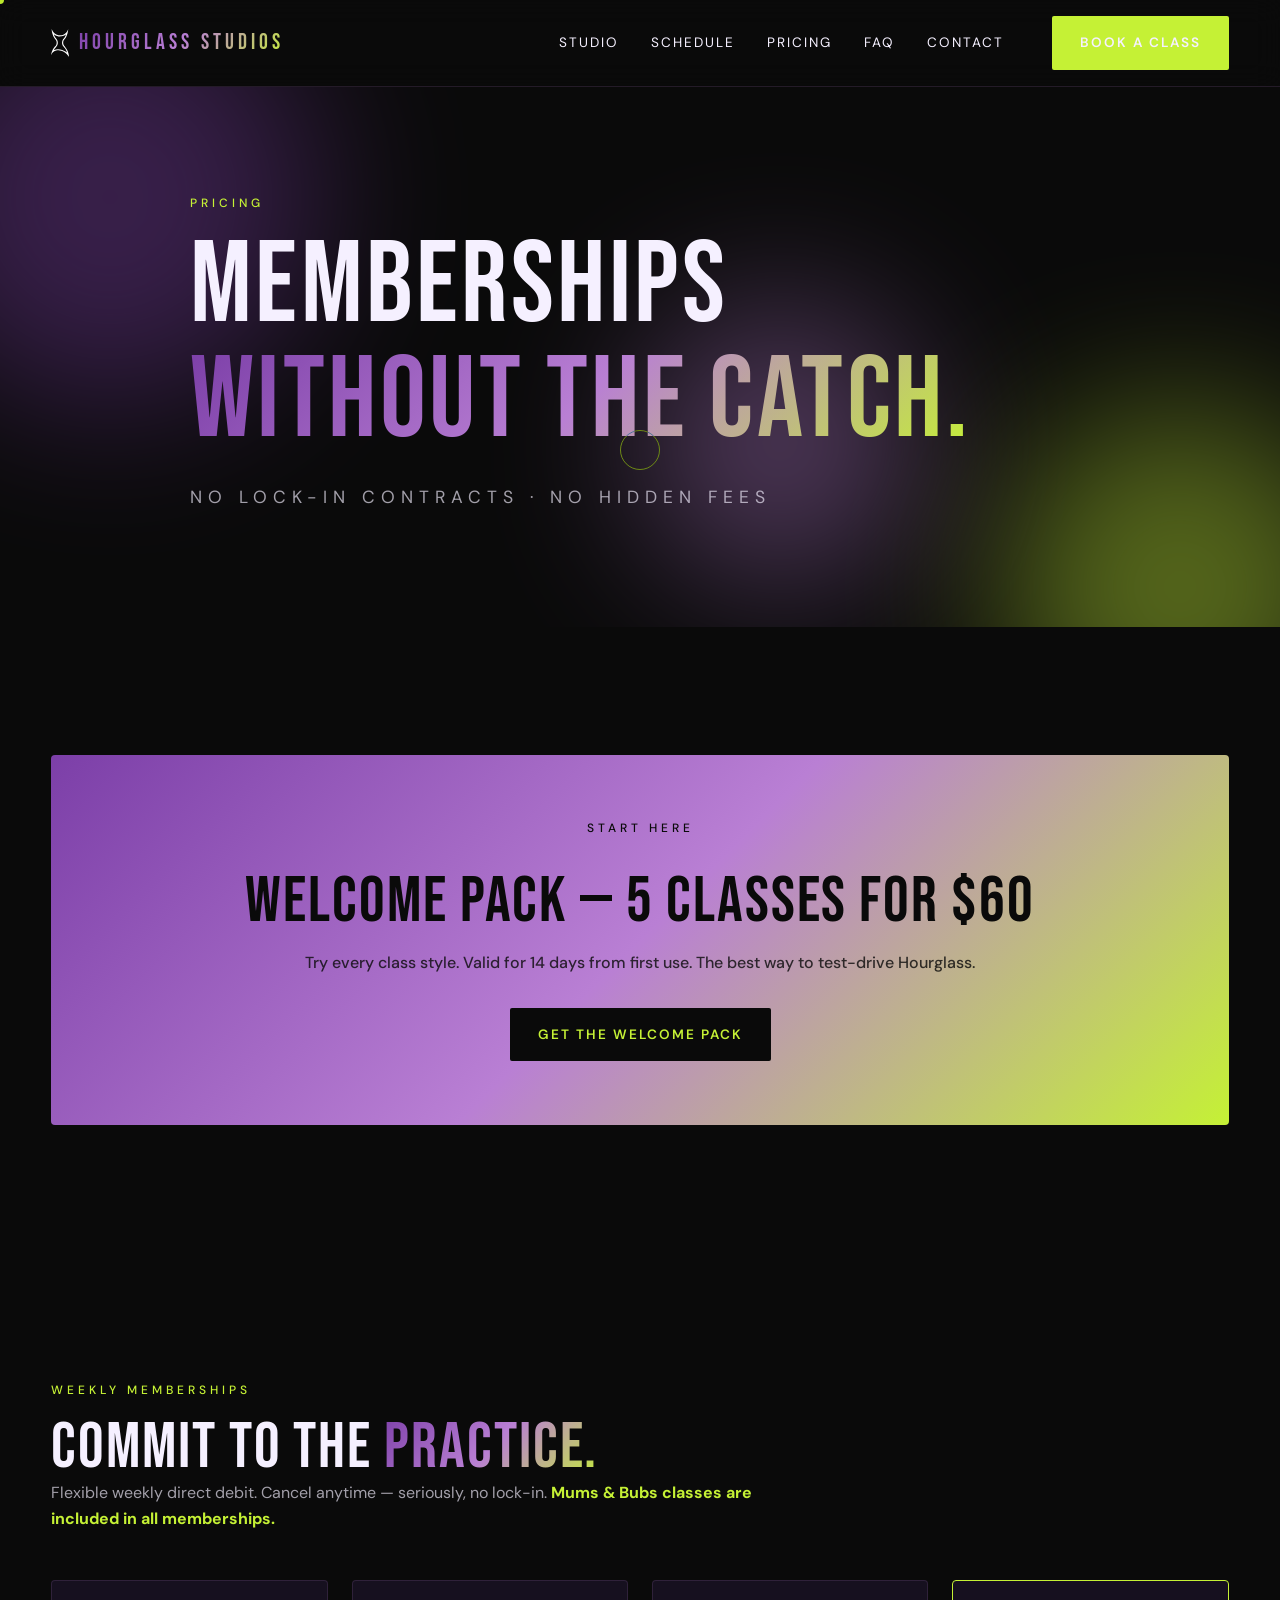
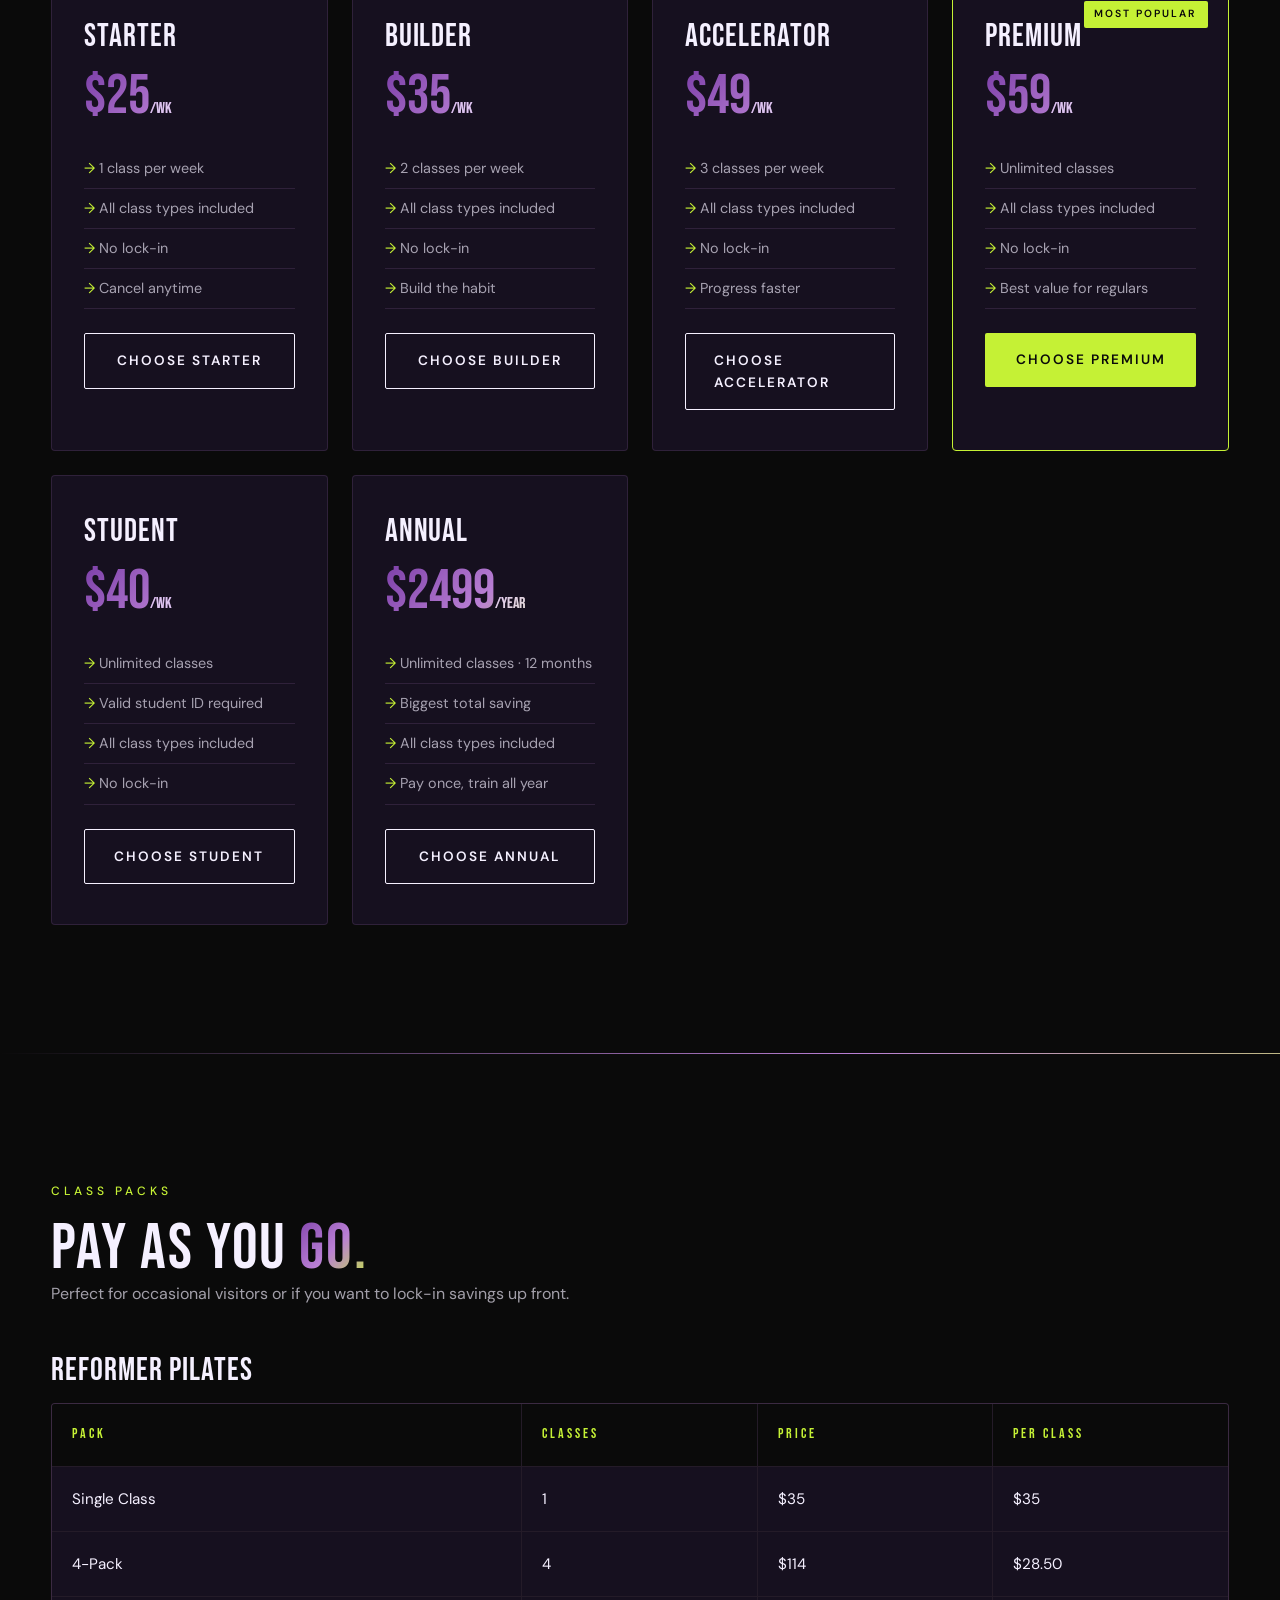
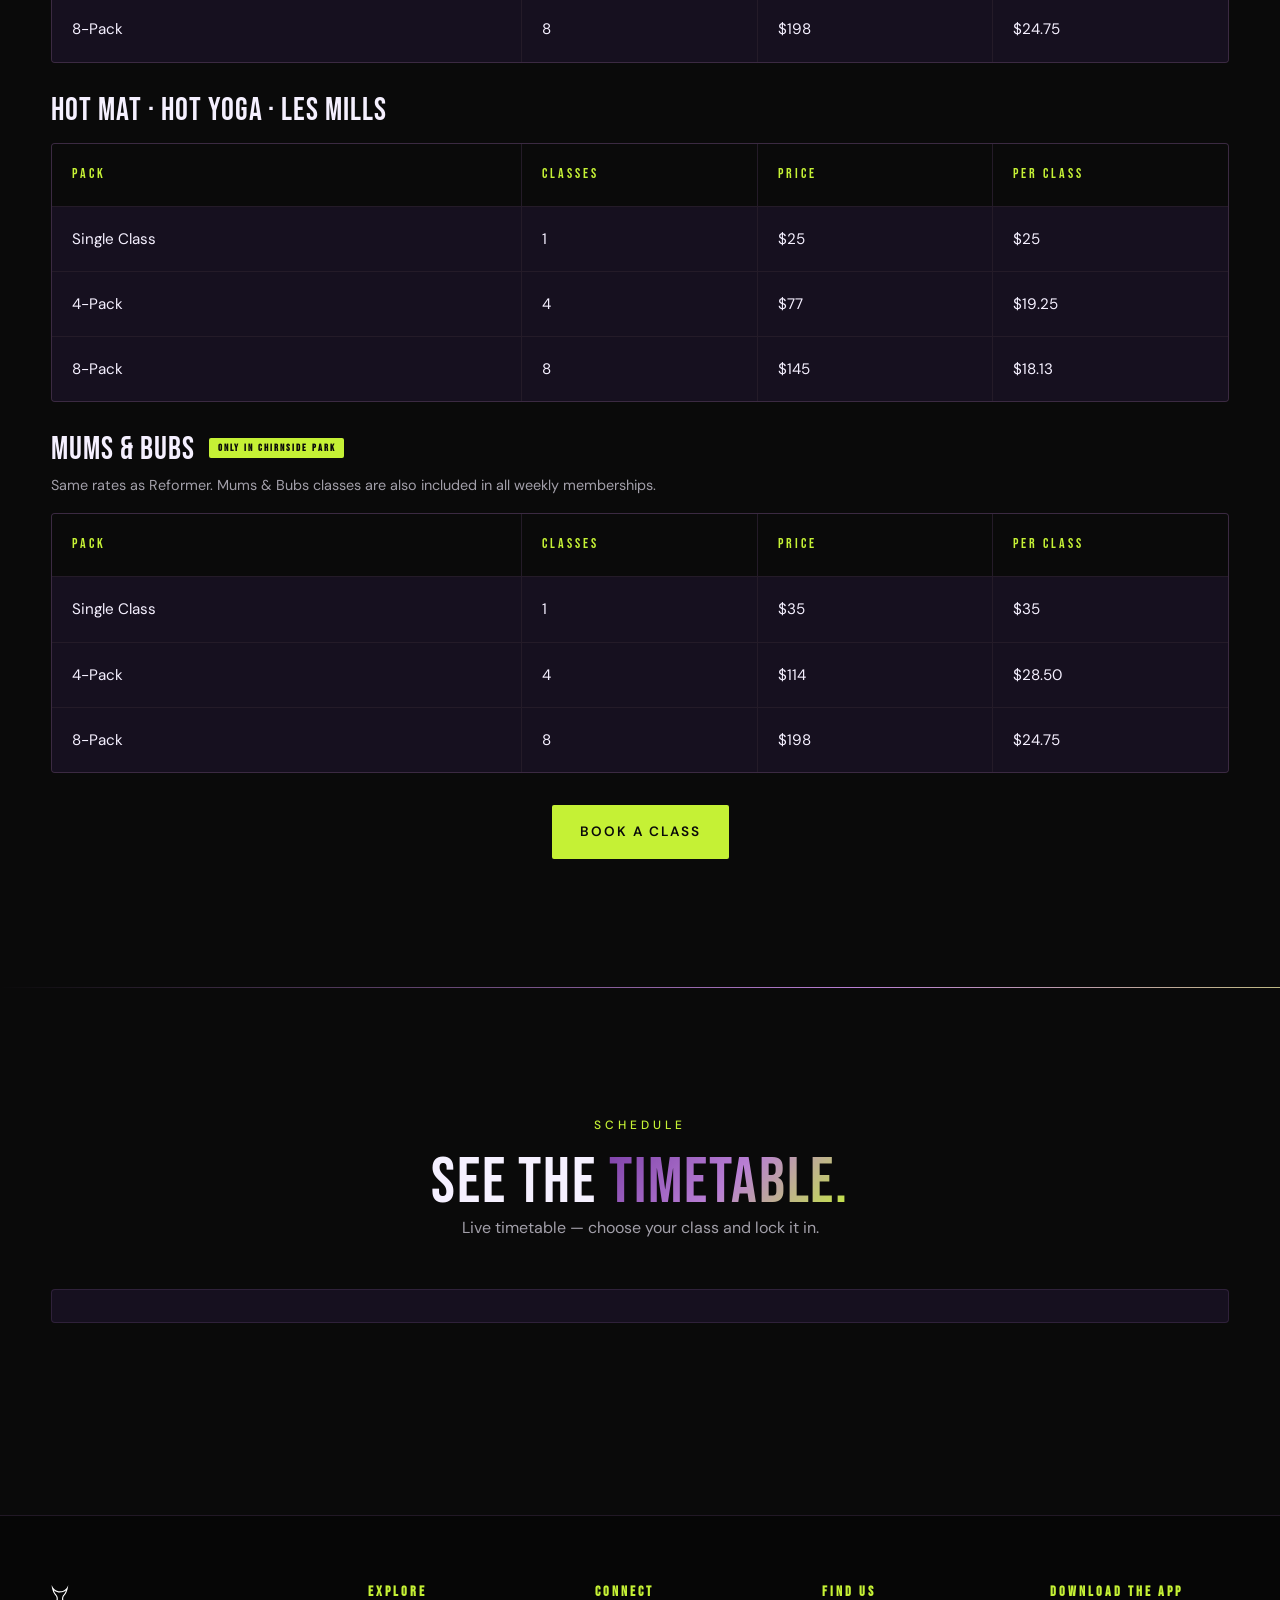
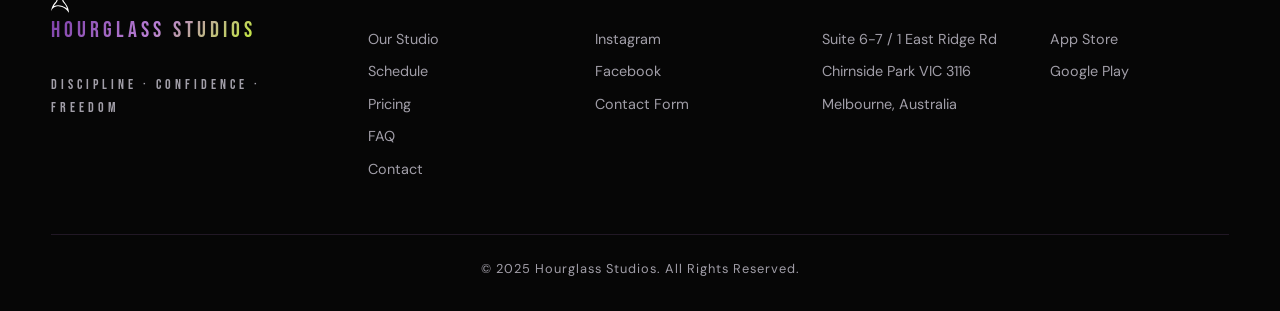
<file: pricing.html>
<!DOCTYPE html>
<html lang="en">
<head>
  <meta charset="UTF-8">
  <meta name="viewport" content="width=device-width, initial-scale=1.0">
  <title>Pricing & Memberships | Hourglass Studios — Chirnside Park</title>
  <meta name="description" content="Flexible memberships and class packs at Hourglass Studios. Welcome Pack from $60, weekly memberships from $25/week, no lock-in contracts.">
  <link rel="canonical" href="https://hourglassstudios.com.au/pricing.html">

  <meta property="og:title" content="Pricing & Memberships | Hourglass Studios">
  <meta property="og:description" content="Welcome Pack · Weekly Memberships · Class Packs — no lock-in contracts.">
  <meta property="og:image" content="https://hourglassstudios.com.au/images/hero-studio.jpg">
  <meta property="og:url" content="https://hourglassstudios.com.au/pricing.html">
  <meta property="og:type" content="website">

  <link rel="icon" type="image/svg+xml" href="assets/logo.svg">
  <link rel="preconnect" href="https://fonts.googleapis.com">
  <link rel="preconnect" href="https://fonts.gstatic.com" crossorigin>
  <link href="https://fonts.googleapis.com/css2?family=Bebas+Neue&family=DM+Sans:wght@400;500;600;700&display=swap" rel="stylesheet">
  <link rel="stylesheet" href="css/styles.css">

  <!-- Google Tag Manager -->
  <script>(function(w,d,s,l,i){w[l]=w[l]||[];w[l].push({'gtm.start':
  new Date().getTime(),event:'gtm.js'});var f=d.getElementsByTagName(s)[0],
  j=d.createElement(s),dl=l!='dataLayer'?'&l='+l:'';j.async=true;j.src=
  'https://www.googletagmanager.com/gtm.js?id='+i+dl;f.parentNode.insertBefore(j,f);
  })(window,document,'script','dataLayer','GTM-5RX7T87M');</script>
  <!-- End Google Tag Manager -->

  <!-- Meta Pixel Code -->
  <script>
  !function(f,b,e,v,n,t,s)
  {if(f.fbq)return;n=f.fbq=function(){n.callMethod?
  n.callMethod.apply(n,arguments):n.queue.push(arguments)};
  if(!f._fbq)f._fbq=n;n.push=n;n.loaded=!0;n.version='2.0';
  n.queue=[];t=b.createElement(e);t.async=!0;
  t.src=v;s=b.getElementsByTagName(e)[0];
  s.parentNode.insertBefore(t,s)}(window, document,'script',
  'https://connect.facebook.net/en_US/fbevents.js');
  fbq('init', '457081664136186');
  fbq('track', 'PageView');
  </script>
  <noscript><img height="1" width="1" style="display:none"
  src="https://www.facebook.com/tr?id=457081664136186&ev=PageView&noscript=1"
  /></noscript>
  <!-- End Meta Pixel Code -->
</head>
<body>
  <!-- Google Tag Manager (noscript) -->
  <noscript><iframe src="https://www.googletagmanager.com/ns.html?id=GTM-5RX7T87M"
  height="0" width="0" style="display:none;visibility:hidden"></iframe></noscript>
  <!-- End Google Tag Manager (noscript) -->

  <header class="nav">
    <div class="container nav-inner">
      <a class="brand" href="index.html" aria-label="Hourglass Studios home">
        <img src="assets/logo.svg" alt="Hourglass Studios" height="28">
        <span class="wordmark">HOURGLASS STUDIOS</span>
      </a>
      <nav class="nav-links" aria-label="Primary">
        <a href="studio.html">Studio</a>
        <a href="index.html#schedule">Schedule</a>
        <a href="pricing.html">Pricing</a>
        <a href="faq.html">FAQ</a>
        <a href="contact.html">Contact</a>
        <a href="index.html#schedule" class="btn btn-primary nav-cta">Book a Class</a>
      </nav>
      <button class="hamburger" aria-label="Open menu" aria-expanded="false">
        <span></span><span></span><span></span>
      </button>
    </div>
  </header>

  <!-- ============ HERO ============ -->
  <section class="hero page-hero">
    <div class="orbs">
      <span class="orb p"></span>
      <span class="orb g"></span>
      <span class="orb m"></span>
    </div>
    <div class="container hero-inner">
      <p class="eyebrow" style="margin-bottom:1rem;">Pricing</p>
      <h1>
        <span class="line"><span>MEMBERSHIPS</span></span>
        <span class="line"><span class="gradient-text">WITHOUT THE CATCH.</span></span>
      </h1>
      <p class="sub">No lock-in contracts · No hidden fees</p>
    </div>
  </section>

  <!-- ============ WELCOME PACK ============ -->
  <section>
    <div class="container reveal">
      <div class="banner">
        <p class="eyebrow" style="color:#0a0a0a;">Start Here</p>
        <h2>Welcome Pack — 5 Classes for $60</h2>
        <p>Try every class style. Valid for 14 days from first use. The best way to test-drive Hourglass.</p>
        <a href="index.html#schedule" class="btn btn-primary">Get the Welcome Pack</a>
      </div>
    </div>
  </section>

  <!-- ============ WEEKLY MEMBERSHIPS ============ -->
  <section>
    <div class="container">
      <div class="section-head reveal">
        <p class="eyebrow">Weekly Memberships</p>
        <h2>Commit to the <span class="gradient-text">practice.</span></h2>
        <p>Flexible weekly direct debit. Cancel anytime — seriously, no lock-in. <strong style="color: var(--lime);">Mums &amp; Bubs classes are included in all memberships.</strong></p>
      </div>

      <div class="pricing-grid">
        <article class="price-card reveal">
          <h3>Starter</h3>
          <div class="price">$25<small>/wk</small></div>
          <ul>
            <li>1 class per week</li>
            <li>All class types included</li>
            <li>No lock-in</li>
            <li>Cancel anytime</li>
          </ul>
          <a href="index.html#schedule" class="btn btn-outline btn-full">Choose Starter</a>
        </article>

        <article class="price-card reveal delay-1">
          <h3>Builder</h3>
          <div class="price">$35<small>/wk</small></div>
          <ul>
            <li>2 classes per week</li>
            <li>All class types included</li>
            <li>No lock-in</li>
            <li>Build the habit</li>
          </ul>
          <a href="index.html#schedule" class="btn btn-outline btn-full">Choose Builder</a>
        </article>

        <article class="price-card reveal delay-2">
          <h3>Accelerator</h3>
          <div class="price">$49<small>/wk</small></div>
          <ul>
            <li>3 classes per week</li>
            <li>All class types included</li>
            <li>No lock-in</li>
            <li>Progress faster</li>
          </ul>
          <a href="index.html#schedule" class="btn btn-outline btn-full">Choose Accelerator</a>
        </article>

        <article class="price-card featured reveal delay-3">
          <span class="badge">Most Popular</span>
          <h3>Premium</h3>
          <div class="price">$59<small>/wk</small></div>
          <ul>
            <li>Unlimited classes</li>
            <li>All class types included</li>
            <li>No lock-in</li>
            <li>Best value for regulars</li>
          </ul>
          <a href="index.html#schedule" class="btn btn-primary btn-full">Choose Premium</a>
        </article>

        <article class="price-card reveal">
          <h3>Student</h3>
          <div class="price">$40<small>/wk</small></div>
          <ul>
            <li>Unlimited classes</li>
            <li>Valid student ID required</li>
            <li>All class types included</li>
            <li>No lock-in</li>
          </ul>
          <a href="index.html#schedule" class="btn btn-outline btn-full">Choose Student</a>
        </article>

        <article class="price-card reveal delay-1">
          <h3>Annual</h3>
          <div class="price">$2499<small>/year</small></div>
          <ul>
            <li>Unlimited classes · 12 months</li>
            <li>Biggest total saving</li>
            <li>All class types included</li>
            <li>Pay once, train all year</li>
          </ul>
          <a href="index.html#schedule" class="btn btn-outline btn-full">Choose Annual</a>
        </article>
      </div>
    </div>
  </section>

  <div class="divider"></div>

  <!-- ============ CLASS PACKS ============ -->
  <section>
    <div class="container">
      <div class="section-head reveal">
        <p class="eyebrow">Class Packs</p>
        <h2>Pay as you <span class="gradient-text">go.</span></h2>
        <p>Perfect for occasional visitors or if you want to lock-in savings up front.</p>
      </div>

      <!-- Reformer -->
      <div class="reveal" style="margin-bottom:2rem;">
        <h3 style="margin-bottom:1rem;">Reformer Pilates</h3>
        <div class="pack-table">
          <div class="head">Pack</div>
          <div class="head">Classes</div>
          <div class="head">Price</div>
          <div class="head">Per Class</div>

          <div>Single Class</div>
          <div>1</div>
          <div>$35</div>
          <div>$35</div>

          <div>4-Pack</div>
          <div>4</div>
          <div>$114</div>
          <div>$28.50</div>

          <div>8-Pack</div>
          <div>8</div>
          <div>$198</div>
          <div>$24.75</div>
        </div>
      </div>

      <!-- Hot Mat / Yoga / Les Mills -->
      <div class="reveal" style="margin-bottom:2rem;">
        <h3 style="margin-bottom:1rem;">Hot Mat · Hot Yoga · Les Mills</h3>
        <div class="pack-table">
          <div class="head">Pack</div>
          <div class="head">Classes</div>
          <div class="head">Price</div>
          <div class="head">Per Class</div>

          <div>Single Class</div>
          <div>1</div>
          <div>$25</div>
          <div>$25</div>

          <div>4-Pack</div>
          <div>4</div>
          <div>$77</div>
          <div>$19.25</div>

          <div>8-Pack</div>
          <div>8</div>
          <div>$145</div>
          <div>$18.13</div>
        </div>
      </div>

      <!-- Mums & Bubs -->
      <div class="reveal">
        <h3 style="margin-bottom:0.5rem;">Mums &amp; Bubs <span style="display:inline-block; background: var(--lime); color: #0a0a0a; font-size: 0.65rem; letter-spacing: 2px; padding: 0.3rem 0.55rem; font-weight: 700; text-transform: uppercase; border-radius: 2px; vertical-align: middle; margin-left: 0.5rem;">Only in Chirnside Park</span></h3>
        <p style="margin-bottom:1rem; font-size: 0.9rem;">Same rates as Reformer. Mums &amp; Bubs classes are also included in all weekly memberships.</p>
        <div class="pack-table">
          <div class="head">Pack</div>
          <div class="head">Classes</div>
          <div class="head">Price</div>
          <div class="head">Per Class</div>

          <div>Single Class</div>
          <div>1</div>
          <div>$35</div>
          <div>$35</div>

          <div>4-Pack</div>
          <div>4</div>
          <div>$114</div>
          <div>$28.50</div>

          <div>8-Pack</div>
          <div>8</div>
          <div>$198</div>
          <div>$24.75</div>
        </div>
      </div>

      <div class="text-center mt-2 reveal">
        <a href="index.html#schedule" class="btn btn-primary">Book a Class</a>
      </div>
    </div>
  </section>

  <div class="divider"></div>

  <!-- ============ SCHEDULE WIDGET ============ -->
  <section id="schedule">
    <div class="container">
      <div class="section-head reveal text-center" style="margin-left:auto;margin-right:auto;">
        <p class="eyebrow">Schedule</p>
        <h2>See the <span class="gradient-text">timetable.</span></h2>
        <p>Live timetable — choose your class and lock it in.</p>
      </div>

      <div class="widget-wrap reveal">
        <style>
        :root {
          --momenceColorBackground: #16101f;
          --momenceColorPrimary: 197, 241, 53;
          --momenceColorBlack: 245, 240, 255;
        }
        </style>
        <div id="ribbon-schedule"></div>
        <script
          async
          type="module"
          host_id="41579"
          teacher_ids="[]"
          location_ids="[]"
          tag_ids="[]"
          show_additional_teachers="true"
          show_substituted_teachers="true"
          lite_mode="true"
          hide_drop_in_price="true"
          default_filter="show-all"
          locale="en"
          lock_timezone="Australia/Melbourne"
          src="https://momence.com/plugin/host-schedule/host-schedule.js"
        ></script>
      </div>
    </div>
  </section>

  <footer>
    <div class="container">
      <div class="footer-grid">
        <div class="footer-col footer-brand">
          <a class="brand" href="index.html">
            <img src="assets/logo.svg" alt="Hourglass Studios" height="28">
            <span class="wordmark">HOURGLASS STUDIOS</span>
          </a>
          <p class="tagline">discipline · confidence · freedom</p>
        </div>
        <div class="footer-col">
          <h5>Explore</h5>
          <a href="studio.html">Our Studio</a>
          <a href="index.html#schedule">Schedule</a>
          <a href="pricing.html">Pricing</a>
          <a href="faq.html">FAQ</a>
          <a href="contact.html">Contact</a>
        </div>
        <div class="footer-col">
          <h5>Connect</h5>
          <a href="https://www.instagram.com/hourglassstudios_hs/" target="_blank" rel="noopener">Instagram</a>
          <a href="https://www.facebook.com/p/Hourglass-Studios-61563290399417/" target="_blank" rel="noopener">Facebook</a>
          <a href="contact.html">Contact Form</a>
        </div>
        <div class="footer-col">
          <h5>Find Us</h5>
          <p>Suite 6-7 / 1 East Ridge Rd</p>
          <p>Chirnside Park VIC 3116</p>
          <p>Melbourne, Australia</p>
        </div>
        <div class="footer-col">
          <h5>Download the App</h5>
          <a href="https://apps.apple.com/au/app/hourglass-studios/id6752650697" target="_blank" rel="noopener">App Store</a>
          <a href="https://play.google.com/store/apps/details?id=com.ribbon.hourglassstudios" target="_blank" rel="noopener">Google Play</a>
        </div>
      </div>
      <div class="copyright">© 2025 Hourglass Studios. All Rights Reserved.</div>
    </div>
  </footer>

  <script src="js/main.js"></script>
</body>
</html>
</file>
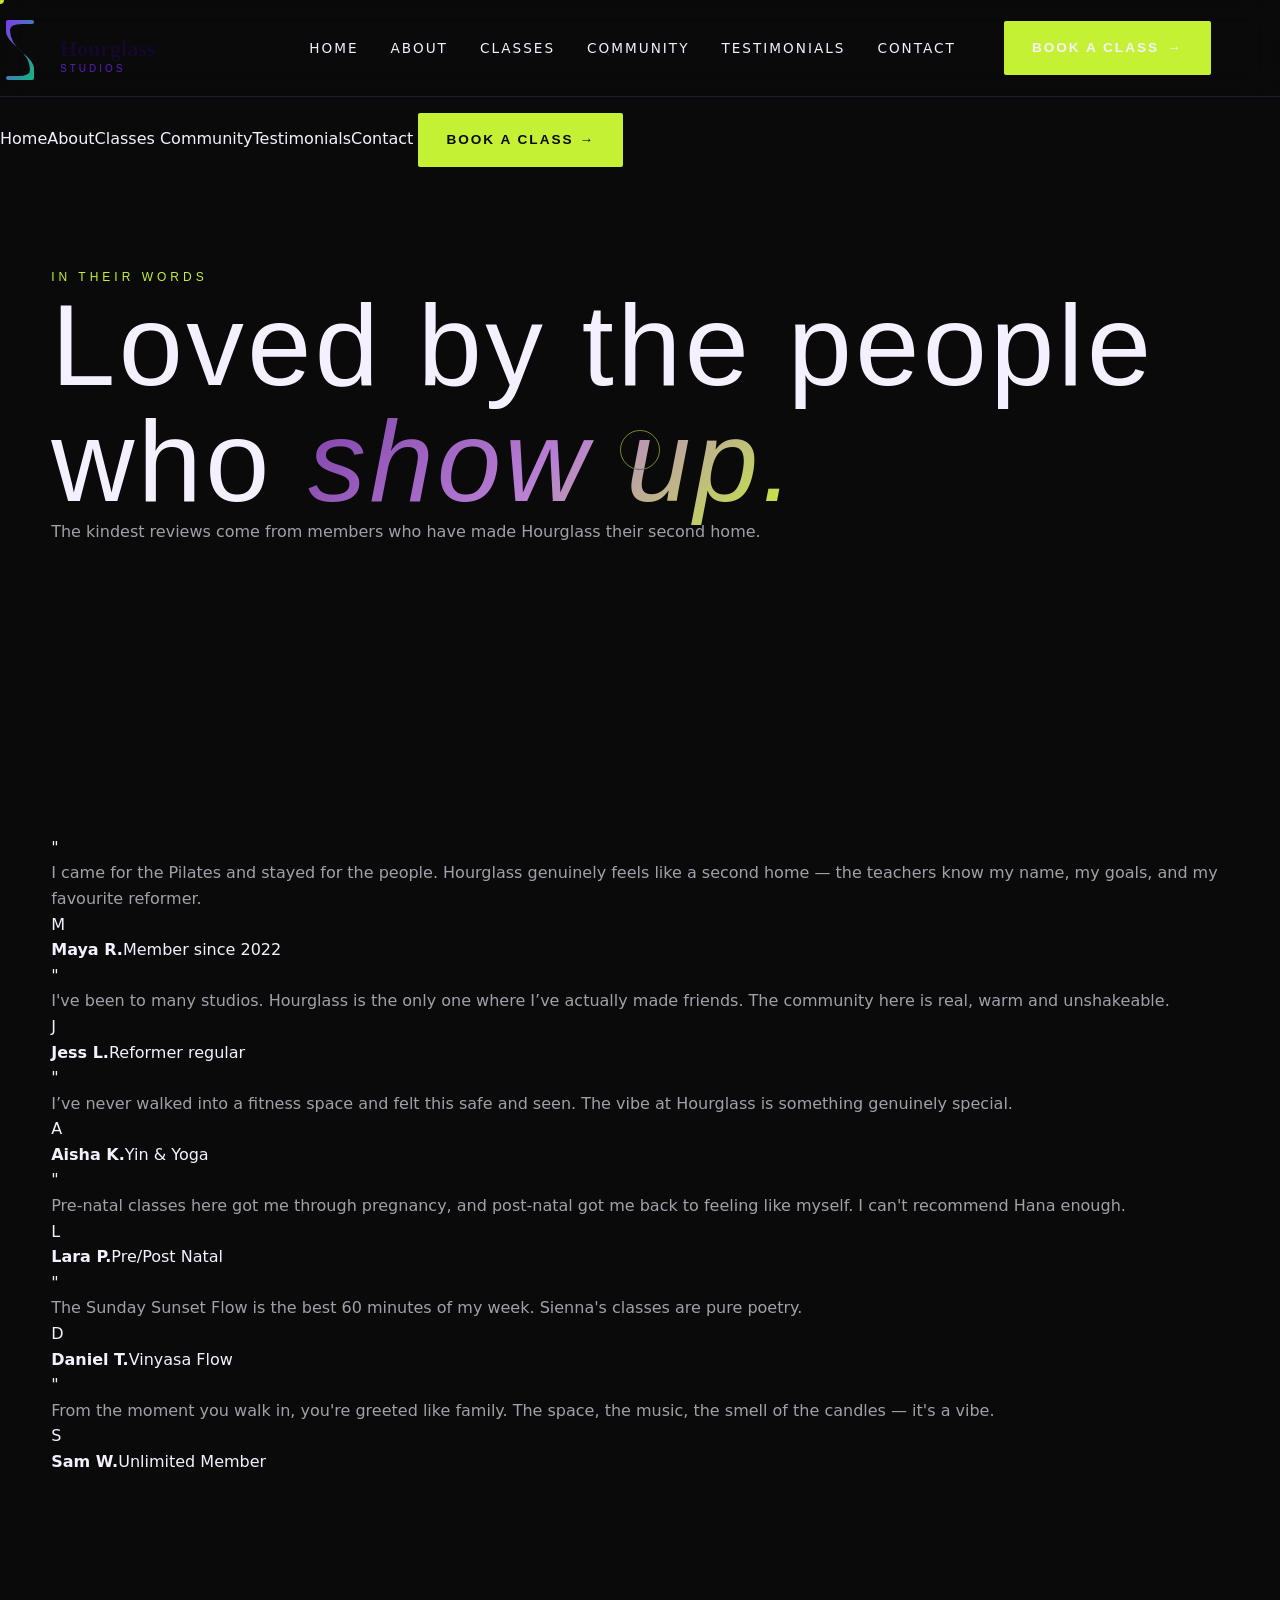
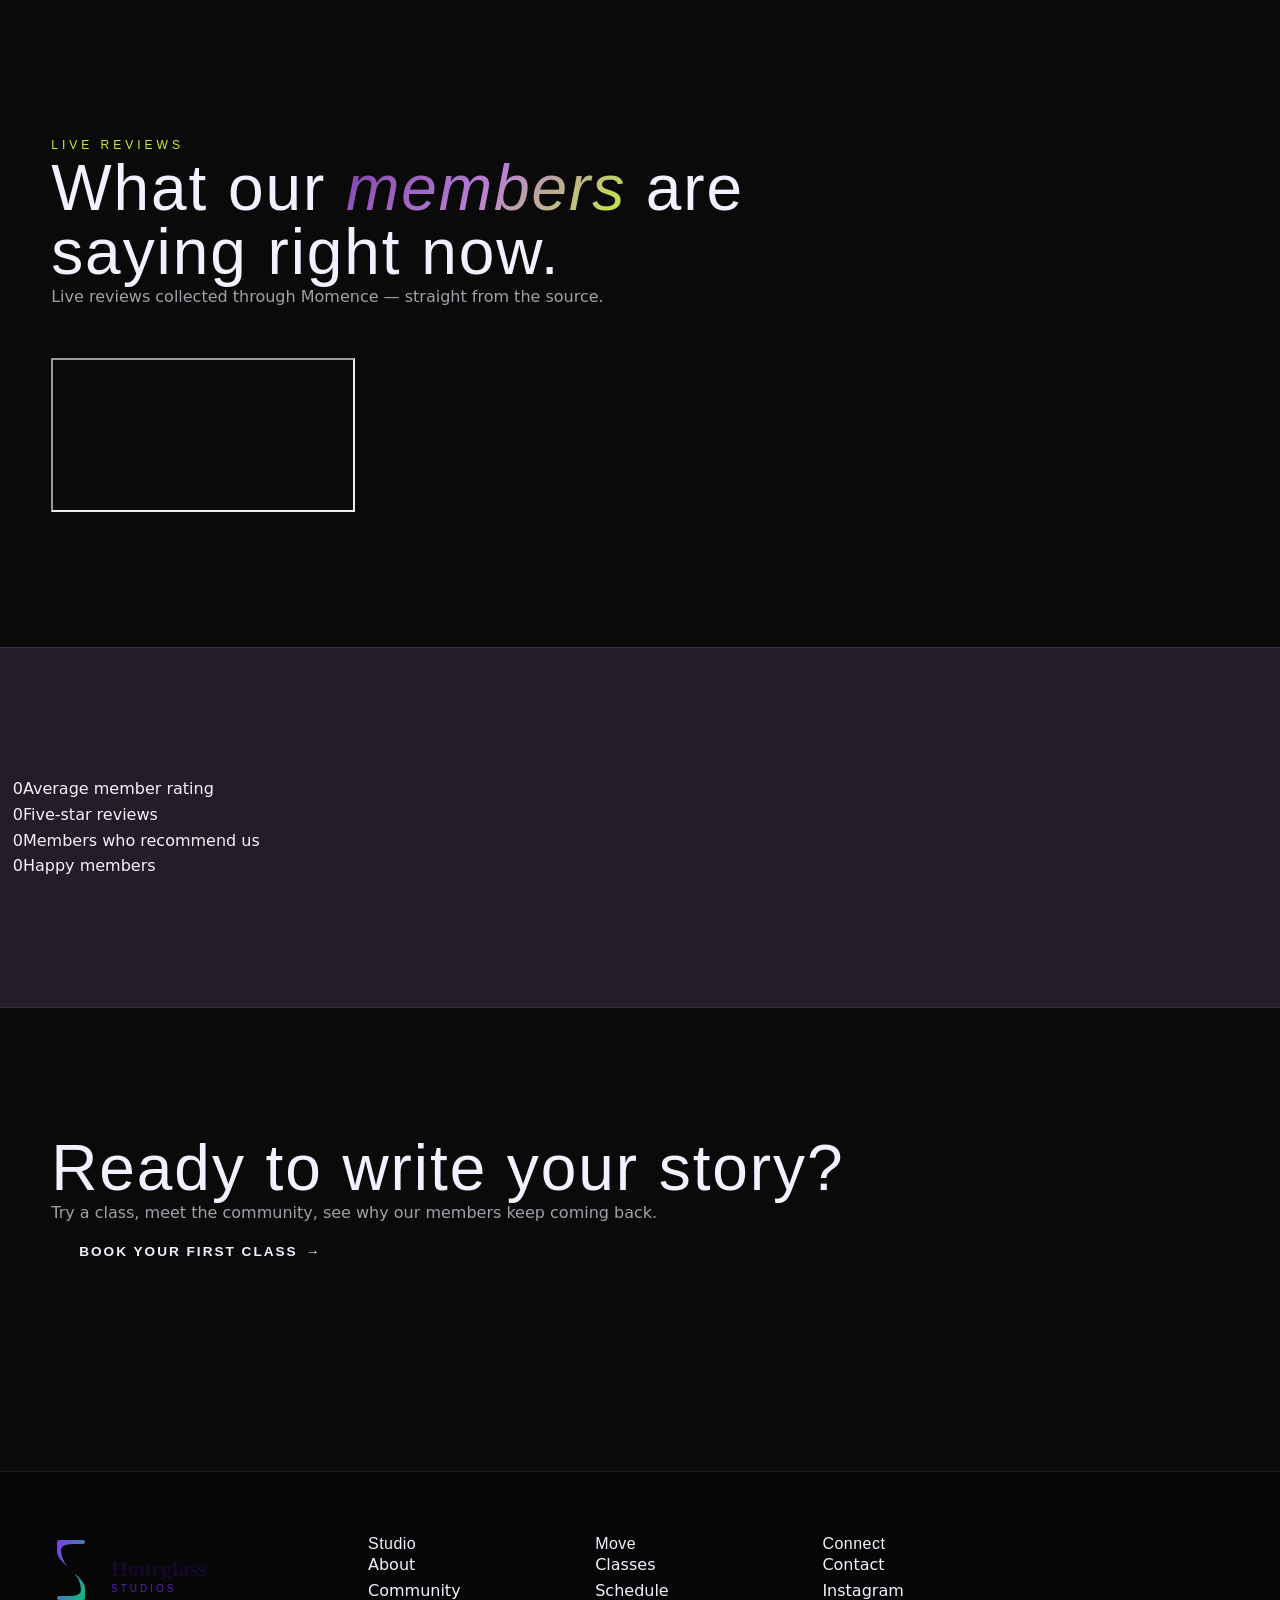
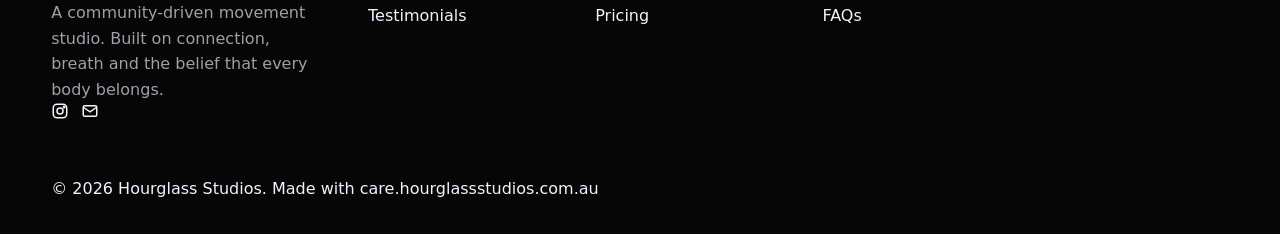
<file: testimonials.html>
<!DOCTYPE html>
<html lang="en">
<head>
  <meta charset="UTF-8" />
  <meta name="viewport" content="width=device-width, initial-scale=1.0" />
  <title>Testimonials — Hourglass Studios</title>
  <meta name="description" content="Stories and reviews from the Hourglass Studios community." />
  <link rel="icon" type="image/svg+xml" href="assets/logo/logo.svg" />
  <link rel="preconnect" href="https://fonts.googleapis.com" />
  <link rel="preconnect" href="https://fonts.gstatic.com" crossorigin />
  <link href="https://fonts.googleapis.com/css2?family=Fraunces:opsz,wght@9..144,400;9..144,500;9..144,600;9..144,700&family=Inter:wght@400;500;600;700&display=swap" rel="stylesheet" />
  <link rel="stylesheet" href="css/styles.css" />
</head>
<body>

  <nav class="nav">
    <div class="nav-inner">
      <a href="index.html" class="nav-logo"><img src="assets/logo/logo.svg" alt="Hourglass Studios" /></a>
      <ul class="nav-links">
        <li><a href="index.html">Home</a></li>
        <li><a href="about.html">About</a></li>
        <li><a href="classes.html">Classes</a></li>
        <li><a href="community.html">Community</a></li>
        <li><a href="testimonials.html">Testimonials</a></li>
        <li><a href="contact.html">Contact</a></li>
        <li><a href="classes.html" class="btn btn-primary nav-cta">Book a class <span class="arrow">→</span></a></li>
      </ul>
      <button class="nav-burger" aria-label="Menu"><span></span><span></span><span></span></button>
    </div>
  </nav>
  <div class="nav-mobile">
    <a href="index.html">Home</a><a href="about.html">About</a><a href="classes.html">Classes</a>
    <a href="community.html">Community</a><a href="testimonials.html">Testimonials</a><a href="contact.html">Contact</a>
    <a href="classes.html" class="btn btn-primary" style="margin-top:1rem;">Book a class →</a>
  </div>

  <section class="page-hero">
    <div class="hero-bg"><span class="blob b1"></span><span class="blob b2"></span><span class="blob b3"></span></div>
    <div class="container" style="position:relative; z-index:2;">
      <span class="eyebrow">In their words</span>
      <h1>Loved by the people who <em class="gradient-text">show up.</em></h1>
      <p>The kindest reviews come from members who have made Hourglass their second home.</p>
    </div>
  </section>

  <!-- Featured testimonials -->
  <section>
    <div class="container">
      <div class="quotes-grid">
        <div class="quote-card reveal delay-1">
          <span class="mark">"</span>
          <p>I came for the Pilates and stayed for the people. Hourglass genuinely feels like a second home — the teachers know my name, my goals, and my favourite reformer.</p>
          <div class="author"><div class="avatar">M</div><div><strong>Maya R.</strong><span>Member since 2022</span></div></div>
        </div>
        <div class="quote-card reveal delay-2">
          <span class="mark">"</span>
          <p>I've been to many studios. Hourglass is the only one where I’ve actually made friends. The community here is real, warm and unshakeable.</p>
          <div class="author"><div class="avatar">J</div><div><strong>Jess L.</strong><span>Reformer regular</span></div></div>
        </div>
        <div class="quote-card reveal delay-3">
          <span class="mark">"</span>
          <p>I’ve never walked into a fitness space and felt this safe and seen. The vibe at Hourglass is something genuinely special.</p>
          <div class="author"><div class="avatar">A</div><div><strong>Aisha K.</strong><span>Yin &amp; Yoga</span></div></div>
        </div>
        <div class="quote-card reveal delay-1">
          <span class="mark">"</span>
          <p>Pre-natal classes here got me through pregnancy, and post-natal got me back to feeling like myself. I can't recommend Hana enough.</p>
          <div class="author"><div class="avatar">L</div><div><strong>Lara P.</strong><span>Pre/Post Natal</span></div></div>
        </div>
        <div class="quote-card reveal delay-2">
          <span class="mark">"</span>
          <p>The Sunday Sunset Flow is the best 60 minutes of my week. Sienna's classes are pure poetry.</p>
          <div class="author"><div class="avatar">D</div><div><strong>Daniel T.</strong><span>Vinyasa Flow</span></div></div>
        </div>
        <div class="quote-card reveal delay-3">
          <span class="mark">"</span>
          <p>From the moment you walk in, you're greeted like family. The space, the music, the smell of the candles — it's a vibe.</p>
          <div class="author"><div class="avatar">S</div><div><strong>Sam W.</strong><span>Unlimited Member</span></div></div>
        </div>
      </div>
    </div>
  </section>

  <!-- ============== MOMENCE TESTIMONIALS WIDGET ============== -->
  <section style="background: var(--paper);">
    <div class="container">
      <div class="section-head reveal">
        <span class="eyebrow">Live reviews</span>
        <h2>What our <em class="gradient-text">members</em> are saying right now.</h2>
        <p>Live reviews collected through Momence — straight from the source.</p>
      </div>
      <div class="momence-widget reveal">
        <!--
          ====================================================
          MOMENCE TESTIMONIALS / REVIEWS WIDGET
          Replace the iframe src with your actual Momence
          reviews/testimonials embed URL.

          1) Log in to Momence Studio Dashboard
          2) Settings → Integrations → Embed Widgets
          3) Copy the "Reviews" / "Testimonials" widget embed code
          4) Paste in place of the iframe src OR replace the
             entire iframe with the <script> embed Momence gives you
          ====================================================
        -->
        <iframe
          src="https://app.momence.com/embed/reviews/HOURGLASS-STUDIO-ID?primaryColor=7c3aed&accentColor=10b981"
          title="Hourglass Studios — Member Reviews"
          loading="lazy">
        </iframe>
      </div>
    </div>
  </section>

  <!-- Stats / social proof -->
  <section class="stats">
    <div class="container">
      <div class="stats-grid">
        <div class="reveal"><span class="stat-num"><span data-count="4.9">0</span></span><span class="stat-label">Average member rating</span></div>
        <div class="reveal delay-1"><span class="stat-num"><span data-count="500" data-suffix="+">0</span></span><span class="stat-label">Five-star reviews</span></div>
        <div class="reveal delay-2"><span class="stat-num"><span data-count="98" data-suffix="%">0</span></span><span class="stat-label">Members who recommend us</span></div>
        <div class="reveal delay-3"><span class="stat-num"><span data-count="2000" data-suffix="+">0</span></span><span class="stat-label">Happy members</span></div>
      </div>
    </div>
  </section>

  <!-- CTA -->
  <section>
    <div class="container">
      <div class="cta-banner reveal-scale">
        <h2>Ready to write your story?</h2>
        <p>Try a class, meet the community, see why our members keep coming back.</p>
        <a href="classes.html" class="btn">Book your first class <span class="arrow">→</span></a>
      </div>
    </div>
  </section>

  <footer class="footer">
    <div class="container">
      <div class="footer-grid">
        <div class="footer-brand">
          <div class="logo-row"><img src="assets/logo/logo.svg" alt="Hourglass Studios" /></div>
          <p>A community-driven movement studio. Built on connection, breath and the belief that every body belongs.</p>
          <div class="socials">
            <a href="https://www.instagram.com/hourglassstudios_hs/" target="_blank" rel="noopener" aria-label="Instagram"><svg width="18" height="18" viewBox="0 0 24 24" fill="none" stroke="currentColor" stroke-width="2"><rect x="3" y="3" width="18" height="18" rx="5"/><circle cx="12" cy="12" r="4"/><circle cx="17.5" cy="6.5" r="1" fill="currentColor"/></svg></a>
            <a href="mailto:hello@hourglassstudios.com.au" aria-label="Email"><svg width="18" height="18" viewBox="0 0 24 24" fill="none" stroke="currentColor" stroke-width="2"><rect x="3" y="5" width="18" height="14" rx="2"/><path d="M3 7l9 6 9-6"/></svg></a>
          </div>
        </div>
        <div><h4>Studio</h4><ul><li><a href="about.html">About</a></li><li><a href="community.html">Community</a></li><li><a href="testimonials.html">Testimonials</a></li></ul></div>
        <div><h4>Move</h4><ul><li><a href="classes.html">Classes</a></li><li><a href="classes.html#schedule">Schedule</a></li><li><a href="classes.html#pricing">Pricing</a></li></ul></div>
        <div><h4>Connect</h4><ul><li><a href="contact.html">Contact</a></li><li><a href="https://www.instagram.com/hourglassstudios_hs/" target="_blank" rel="noopener">Instagram</a></li><li><a href="contact.html#faq">FAQs</a></li></ul></div>
      </div>
      <div class="footer-bottom"><span>© <span id="year">2025</span> Hourglass Studios. Made with care.</span><span>hourglassstudios.com.au</span></div>
    </div>
  </footer>

  <script>document.getElementById('year').textContent = new Date().getFullYear();</script>
  <script src="js/main.js"></script>
</body>
</html>
</file>
<file: css/styles.css>
/* =============================================================
   HOURGLASS STUDIOS — shared styles
   ============================================================= */

/* ---------- Reset ---------- */
*, *::before, *::after { box-sizing: border-box; margin: 0; padding: 0; }
html { scroll-behavior: smooth; -webkit-font-smoothing: antialiased; }
body {
  background: #0a0a0a;
  color: #f5f0ff;
  font-family: 'DM Sans', system-ui, sans-serif;
  line-height: 1.6;
  overflow-x: hidden;
  cursor: none;
  opacity: 0;
  transition: opacity 0.5s ease;
}
body.loaded { opacity: 1; }
body.page-out { opacity: 0; }

img { max-width: 100%; display: block; }
a { color: inherit; text-decoration: none; }
button { font-family: inherit; cursor: none; border: 0; background: none; color: inherit; }
ul { list-style: none; }

:root {
  --bg: #0a0a0a;
  --bg-elev: #16101f;
  --lime: #c5f135;
  --purple: #b97fd4;
  --purple-deep: #7c3fa8;
  --text: #f5f0ff;
  --text-dim: rgba(245, 240, 255, 0.65);
  --border: rgba(185, 127, 212, 0.15);
  --gradient: linear-gradient(135deg, #7c3fa8, #b97fd4, #c5f135);
  --shadow: 0 20px 60px rgba(0, 0, 0, 0.5);
  --maxw: 1240px;
}

/* ---------- Typography ---------- */
h1, h2, h3, h4, .display {
  font-family: 'Bebas Neue', 'Impact', sans-serif;
  letter-spacing: 0.03em;
  line-height: 1;
  font-weight: 400;
}
h1 { font-size: clamp(3rem, 9vw, 7.5rem); }
h2 { font-size: clamp(2.25rem, 5vw, 4.25rem); }
h3 { font-size: clamp(1.5rem, 2.5vw, 2rem); }
p  { font-size: 1rem; color: var(--text-dim); }
.eyebrow {
  font-family: 'DM Sans', sans-serif;
  font-size: 0.75rem;
  letter-spacing: 4px;
  text-transform: uppercase;
  color: var(--lime);
  font-weight: 500;
}
.gradient-text {
  background: var(--gradient);
  -webkit-background-clip: text;
  -webkit-text-fill-color: transparent;
  background-clip: text;
  color: transparent;
}

/* ---------- Layout ---------- */
.container { width: min(var(--maxw), 92%); margin: 0 auto; }
section { position: relative; padding: clamp(4rem, 10vw, 8rem) 0; }
.grid { display: grid; gap: 2rem; }

/* ---------- Custom cursor ---------- */
.cursor-dot, .cursor-ring {
  position: fixed; top: 0; left: 0;
  pointer-events: none; z-index: 9999;
  mix-blend-mode: difference;
  transform: translate(-50%, -50%);
  will-change: transform;
}
.cursor-dot {
  width: 8px; height: 8px;
  background: var(--lime);
  border-radius: 50%;
  transition: width 0.2s ease, height 0.2s ease;
}
.cursor-ring {
  width: 40px; height: 40px;
  border: 1.5px solid rgba(197, 241, 53, 0.6);
  border-radius: 50%;
  transition: transform 0.15s ease-out, width 0.25s, height 0.25s;
}
.cursor-dot.active { width: 14px; height: 14px; }
.cursor-ring.active { width: 60px; height: 60px; border-color: var(--lime); }
@media (hover: none) { .cursor-dot, .cursor-ring { display: none; } body, button, a { cursor: auto; } }

/* ---------- Navigation ---------- */
.nav {
  position: sticky; top: 0; z-index: 100;
  padding: 1rem 0;
  background: rgba(10, 10, 10, 0.7);
  backdrop-filter: blur(14px);
  -webkit-backdrop-filter: blur(14px);
  border-bottom: 1px solid var(--border);
}
.nav-inner {
  display: flex; align-items: center; justify-content: space-between;
  gap: 2rem;
}
.brand {
  display: flex;
  align-items: center;
  gap: 10px;
  text-decoration: none;
}
.brand img { height: 28px; width: auto; transition: filter 0.3s ease; }
.brand:hover img { filter: drop-shadow(0 0 8px rgba(197, 241, 53, 0.6)); }
.wordmark {
  font-family: 'Bebas Neue', sans-serif;
  font-size: 22px;
  letter-spacing: 4px;
  background: linear-gradient(135deg, #7c3fa8, #b97fd4, #c5f135);
  -webkit-background-clip: text;
  -webkit-text-fill-color: transparent;
  background-clip: text;
  color: transparent;
}
.nav-links {
  display: flex; align-items: center; gap: 2rem;
}
.nav-links a {
  font-size: 0.85rem;
  letter-spacing: 2px;
  text-transform: uppercase;
  color: var(--text);
  position: relative;
  transition: color 0.2s;
}
.nav-links a::after {
  content: ''; position: absolute; left: 0; bottom: -6px;
  width: 0; height: 1px; background: var(--lime);
  transition: width 0.3s ease;
}
.nav-links a:hover { color: var(--lime); }
.nav-links a:hover::after { width: 100%; }
.nav-cta { margin-left: 1rem; }

.hamburger {
  display: none; width: 36px; height: 36px;
  flex-direction: column; justify-content: center; gap: 5px;
}
.hamburger span {
  display: block; width: 24px; height: 2px;
  background: var(--text);
  transition: transform 0.3s, opacity 0.3s;
}
.hamburger.active span:nth-child(1) { transform: translateY(7px) rotate(45deg); }
.hamburger.active span:nth-child(2) { opacity: 0; }
.hamburger.active span:nth-child(3) { transform: translateY(-7px) rotate(-45deg); }

@media (max-width: 880px) {
  .hamburger { display: flex; }
  .nav-links {
    position: absolute; top: 100%; left: 0; right: 0;
    flex-direction: column; gap: 0;
    background: rgba(10, 10, 10, 0.98);
    backdrop-filter: blur(20px);
    border-bottom: 1px solid var(--border);
    padding: 1rem 0;
    transform: translateY(-120%);
    transition: transform 0.4s cubic-bezier(0.77, 0, 0.175, 1);
  }
  .nav-links.open { transform: translateY(0); }
  .nav-links a { padding: 1rem 1.5rem; width: 100%; }
  .nav-links a::after { display: none; }
  .nav-cta { margin: 0.5rem 1.5rem 1rem; }
}

/* ---------- Buttons ---------- */
.btn {
  display: inline-flex; align-items: center; justify-content: center;
  gap: 0.5rem;
  padding: 1rem 1.75rem;
  font-family: 'DM Sans', sans-serif;
  font-size: 0.85rem;
  letter-spacing: 2px;
  text-transform: uppercase;
  font-weight: 600;
  position: relative; overflow: hidden;
  border-radius: 2px;
  transition: color 0.3s, transform 0.2s;
  isolation: isolate;
}
.btn::before {
  content: ''; position: absolute; inset: 0;
  background: var(--lime);
  transform: translateX(-101%);
  transition: transform 0.4s cubic-bezier(0.77, 0, 0.175, 1);
  z-index: -1;
}
.btn:hover::before { transform: translateX(0); }
.btn:hover { color: #0a0a0a; }
.btn:active { transform: scale(0.98); }

.btn-primary { background: var(--lime); color: #0a0a0a; }
.btn-primary::before { background: var(--purple); }
.btn-primary:hover { color: #0a0a0a; }

.btn-outline {
  border: 1px solid var(--text);
  color: var(--text);
}
.btn-outline::before { background: var(--lime); }

.btn-ghost { color: var(--text); padding: 0.5rem 0; }
.btn-ghost::before { display: none; }
.btn-ghost:hover { color: var(--lime); }

.btn-full { width: 100%; }

/* ---------- Hero ---------- */
.hero {
  min-height: 100vh;
  display: flex; align-items: center;
  position: relative; overflow: hidden;
  padding: 4rem 0;
}
.hero-bg {
  position: absolute; inset: 0;
  background-size: cover; background-position: center;
  z-index: -2;
}
.hero-bg::after {
  content: ''; position: absolute; inset: 0;
  background: linear-gradient(to bottom, rgba(10,10,10,0.4) 0%, rgba(10,10,10,0.8) 60%, #0a0a0a 100%);
}
.hero-inner { position: relative; z-index: 2; max-width: 900px; }
.hero h1 .line {
  display: block; overflow: hidden;
}
.hero h1 .line span {
  display: inline-block;
  transform: translateY(110%);
  opacity: 0;
  animation: riseUp 1s cubic-bezier(0.2, 0.8, 0.2, 1) forwards;
}
.hero h1 .line:nth-child(1) span { animation-delay: 0.2s; }
.hero h1 .line:nth-child(2) span { animation-delay: 0.35s; }
.hero .sub {
  opacity: 0; transform: translateY(30px);
  animation: riseUp 0.9s cubic-bezier(0.2,0.8,0.2,1) 0.7s forwards;
  margin: 1.5rem 0 2.5rem;
  font-size: clamp(0.9rem, 1.5vw, 1.1rem);
  letter-spacing: 6px;
  text-transform: uppercase;
  color: var(--text-dim);
}
.hero .cta-row {
  display: flex; flex-wrap: wrap; gap: 1rem;
  opacity: 0; transform: translateY(30px);
  animation: riseUp 0.9s cubic-bezier(0.2,0.8,0.2,1) 0.9s forwards;
}
@keyframes riseUp { to { transform: translateY(0); opacity: 1; } }

/* page hero (non-home) */
.page-hero { min-height: 60vh; padding-top: 6rem; }

/* ---------- Orbs ---------- */
.orbs { position: absolute; inset: 0; z-index: -1; overflow: hidden; pointer-events: none; }
.orb {
  position: absolute; border-radius: 50%; filter: blur(80px); opacity: 0.4;
  animation: float 18s ease-in-out infinite;
}
.orb.p { background: var(--purple-deep); width: 420px; height: 420px; top: -100px; left: -100px; }
.orb.g { background: var(--lime); width: 360px; height: 360px; bottom: -140px; right: -80px; animation-delay: -6s; }
.orb.m { background: var(--purple); width: 280px; height: 280px; top: 40%; left: 50%; animation-delay: -12s; }
@keyframes float {
  0%, 100% { transform: translate(0, 0) scale(1); }
  33% { transform: translate(60px, -40px) scale(1.1); }
  66% { transform: translate(-50px, 50px) scale(0.95); }
}

/* ---------- Particle canvas ---------- */
#particles {
  position: absolute; inset: 0; z-index: -1;
  pointer-events: none;
}

/* ---------- Ticker ---------- */
.ticker {
  overflow: hidden; white-space: nowrap;
  border-top: 1px solid var(--border);
  border-bottom: 1px solid var(--border);
  padding: 1.25rem 0;
  background: #0a0a0a;
}
.ticker-track {
  display: inline-flex; gap: 3rem;
  animation: ticker 40s linear infinite;
  padding-left: 3rem;
}
.ticker-item {
  font-family: 'Bebas Neue', sans-serif;
  font-size: 1.5rem;
  letter-spacing: 4px;
  color: var(--text);
}
.ticker-item.accent { color: var(--lime); }
@keyframes ticker { to { transform: translateX(-50%); } }

/* ---------- Section divider ---------- */
.divider {
  height: 1px;
  background: linear-gradient(90deg, transparent, var(--purple), var(--lime), transparent);
  background-size: 200% 100%;
  animation: shimmer 4s linear infinite;
}
@keyframes shimmer { to { background-position: -200% 0; } }

/* ---------- Stats ---------- */
.stats {
  display: grid; grid-template-columns: repeat(4, 1fr);
  gap: 1px;
  background: var(--border);
  border-top: 1px solid var(--border);
  border-bottom: 1px solid var(--border);
}
.stat {
  background: var(--bg);
  padding: 3rem 1.5rem;
  text-align: center;
}
.stat .num {
  font-family: 'Bebas Neue', sans-serif;
  font-size: clamp(2.5rem, 5vw, 4rem);
  background: var(--gradient);
  -webkit-background-clip: text;
  -webkit-text-fill-color: transparent;
  background-clip: text;
}
.stat .label {
  font-size: 0.75rem;
  letter-spacing: 3px;
  text-transform: uppercase;
  color: var(--text-dim);
  margin-top: 0.5rem;
}
@media (max-width: 720px) { .stats { grid-template-columns: repeat(2, 1fr); } }

/* ---------- Section heading ---------- */
.section-head {
  max-width: 720px;
  margin-bottom: 3rem;
}
.section-head .eyebrow { margin-bottom: 1rem; }

/* ---------- Class cards ---------- */
.classes-grid {
  display: grid;
  grid-template-columns: repeat(2, 1fr);
  gap: 1.5rem;
}
@media (max-width: 720px) { .classes-grid { grid-template-columns: 1fr; } }

.class-card {
  position: relative; overflow: hidden;
  display: flex; flex-direction: column;
  border-radius: 4px;
  background: var(--bg-elev);
  aspect-ratio: 4/5;
  transition: transform 0.5s cubic-bezier(0.2, 0.8, 0.2, 1);
}
/* Dark overlay on the photo */
.class-card::before {
  content: '';
  position: absolute;
  inset: 0;
  background: linear-gradient(
    to bottom,
    rgba(10, 4, 24, 0.45) 0%,
    rgba(10, 4, 24, 0.25) 40%,
    rgba(10, 4, 24, 0.75) 100%
  );
  z-index: 1;
  pointer-events: none;
  transition: background 0.4s ease;
}
/* Lime accent sweep at the top on hover */
.class-card::after {
  content: ''; position: absolute; top: 0; left: 0; right: 0;
  height: 2px; background: var(--lime);
  transform: scaleX(0); transform-origin: left;
  transition: transform 0.5s cubic-bezier(0.77, 0, 0.175, 1);
  z-index: 3;
}
.class-card img {
  position: absolute; inset: 0;
  width: 100%; height: 100%;
  object-fit: cover;
  transition: transform 0.8s cubic-bezier(0.2, 0.8, 0.2, 1), filter 0.5s;
  filter: grayscale(0.2) brightness(0.85);
}
.class-card .card-body {
  position: relative;
  z-index: 2;
  padding: 2rem;
  margin-top: auto;
  background: linear-gradient(to top, rgba(10,4,24,0.9), transparent);
}
.class-card .card-body h3 { margin-bottom: 0.5rem; }
.class-card .card-body p {
  max-height: 0; overflow: hidden; opacity: 0;
  transition: max-height 0.5s ease, opacity 0.5s ease, margin 0.5s;
  margin-top: 0;
}
.class-card:hover { transform: translateY(-6px); }
.class-card:hover::after { transform: scaleX(1); }
.class-card:hover img { transform: scale(1.08); filter: grayscale(0) brightness(0.8); }
.class-card:hover .card-body p { max-height: 200px; opacity: 1; margin-top: 0.75rem; }

/* Featured full-width card (Mums & Bubs) */
.class-card.featured-full {
  grid-column: 1 / -1;
  aspect-ratio: auto;
  min-height: 360px;
}
@media (max-width: 720px) {
  .class-card.featured-full { min-height: 420px; }
}
.class-card .card-tag {
  font-family: 'DM Sans', sans-serif;
  font-size: 0.75rem;
  letter-spacing: 3px;
  text-transform: uppercase;
  color: var(--lime);
  margin-bottom: 0.5rem;
  font-weight: 500;
}
.class-card .badge-unique {
  position: absolute;
  top: 1.25rem; left: 1.25rem;
  background: var(--lime); color: #0a0a0a;
  font-size: 0.7rem; letter-spacing: 2px;
  padding: 0.45rem 0.8rem;
  font-weight: 700;
  text-transform: uppercase;
  border-radius: 2px;
  z-index: 3;
  box-shadow: 0 4px 16px rgba(197,241,53,0.3);
}
/* Show description by default on the full-width card */
.class-card.featured-full .card-body p {
  max-height: 200px; opacity: 1; margin-top: 0.75rem;
}

/* ---------- Values cards ---------- */
.values-grid {
  display: grid; grid-template-columns: repeat(3, 1fr); gap: 1.5rem;
}
@media (max-width: 860px) { .values-grid { grid-template-columns: 1fr; } }
.value-card {
  position: relative; overflow: hidden;
  padding: 2.5rem 2rem;
  background: var(--bg-elev);
  border: 1px solid var(--border);
  border-radius: 4px;
  transition: transform 0.3s, border-color 0.3s;
}
.value-card::after {
  content: ''; position: absolute; top: 0; left: 0;
  height: 2px; width: 0; background: var(--gradient);
  transition: width 0.6s cubic-bezier(0.77, 0, 0.175, 1);
}
.value-card:hover { transform: translateY(-6px); border-color: var(--purple); }
.value-card:hover::after { width: 100%; }
.value-card .num {
  font-family: 'Bebas Neue', sans-serif;
  font-size: 3rem;
  color: var(--lime);
  line-height: 1;
  margin-bottom: 1rem;
}
.value-card h3 { margin-bottom: 0.75rem; }

/* ---------- Welcome banner ---------- */
.banner {
  background: var(--gradient);
  padding: 4rem 2rem;
  border-radius: 4px;
  text-align: center;
  position: relative; overflow: hidden;
}
.banner h2 { color: #0a0a0a; margin-bottom: 1rem; }
.banner p { color: rgba(10,10,10,0.8); margin-bottom: 2rem; font-weight: 500; }
.banner .btn-primary { background: #0a0a0a; color: var(--lime); }
.banner .btn-primary:hover { color: #0a0a0a; }
.banner .btn-primary::before { background: var(--lime); }

/* ---------- App download section ---------- */
.app-download {
  display: grid; grid-template-columns: 1.2fr 1fr;
  gap: 4rem; align-items: center;
}
@media (max-width: 860px) { .app-download { grid-template-columns: 1fr; } }

.phone-mockup {
  position: relative; width: 280px; height: 560px;
  margin: 0 auto;
  background: #16101f;
  border-radius: 40px;
  border: 8px solid #1a1a1a;
  box-shadow: var(--shadow);
  overflow: hidden;
  animation: float-phone 6s ease-in-out infinite;
}
.phone-mockup::before {
  content: ''; position: absolute; top: 0; left: 50%;
  transform: translateX(-50%);
  width: 120px; height: 24px;
  background: #1a1a1a;
  border-radius: 0 0 16px 16px;
  z-index: 3;
}
.phone-screen {
  width: 100%; height: 100%;
  background: linear-gradient(180deg, #1a0f2a 0%, #0a0a0a 100%);
  display: flex; flex-direction: column; align-items: center; justify-content: center;
  padding: 2rem;
  gap: 1rem;
}
.phone-screen .icon {
  width: 72px; height: 72px;
  border-radius: 16px;
  background: var(--gradient);
  display: grid; place-items: center;
}
.phone-screen .icon img { width: 40px; height: 40px; filter: brightness(0) invert(1); }
.phone-screen h4 {
  font-family: 'Bebas Neue', sans-serif;
  font-size: 1.5rem; letter-spacing: 2px;
  color: #fff;
}
.phone-screen p { font-size: 0.85rem; text-align: center; }

.pulse-ring {
  position: absolute; top: 50%; left: 50%;
  width: 300px; height: 300px;
  border: 2px solid var(--lime);
  border-radius: 50%;
  transform: translate(-50%, -50%);
  animation: pulse 3s ease-out infinite;
  opacity: 0;
  pointer-events: none;
}
.pulse-ring.r2 { animation-delay: 1s; }
.pulse-ring.r3 { animation-delay: 2s; }
@keyframes pulse {
  0% { transform: translate(-50%, -50%) scale(0.6); opacity: 0.8; }
  100% { transform: translate(-50%, -50%) scale(1.4); opacity: 0; }
}
@keyframes float-phone {
  0%, 100% { transform: translateY(0); }
  50% { transform: translateY(-16px); }
}

.store-badges { display: flex; flex-wrap: wrap; gap: 1rem; margin-top: 1.5rem; }
.store-badge {
  display: inline-flex; align-items: center; gap: 0.75rem;
  padding: 0.75rem 1.25rem;
  border: 1px solid var(--border);
  border-radius: 4px;
  background: var(--bg-elev);
  transition: border-color 0.3s, transform 0.2s;
}
.store-badge:hover { border-color: var(--lime); transform: translateY(-2px); }
.store-badge .sb-caption { font-size: 0.7rem; color: var(--text-dim); letter-spacing: 2px; text-transform: uppercase; }
.store-badge .sb-name { font-family: 'Bebas Neue', sans-serif; font-size: 1.2rem; letter-spacing: 2px; }

/* ---------- Location / map ---------- */
.location {
  display: grid; grid-template-columns: 1fr 1fr;
  gap: 3rem; align-items: center;
}
@media (max-width: 860px) { .location { grid-template-columns: 1fr; } }

.map-wrap {
  position: relative;
  border-radius: 4px; overflow: hidden;
  border: 1px solid var(--border);
  min-height: 400px;
}
.map-wrap iframe { width: 100%; height: 100%; min-height: 400px; border: 0; filter: invert(0.9) hue-rotate(180deg); }

.pin {
  position: absolute; top: 45%; left: 50%;
  transform: translate(-50%, -100%);
  color: var(--lime);
  animation: bounce-pin 1.5s ease-in-out infinite;
  pointer-events: none;
  z-index: 2;
}
.pin svg { filter: drop-shadow(0 0 12px rgba(197,241,53,0.6)); }
@keyframes bounce-pin {
  0%, 100% { transform: translate(-50%, -100%); }
  50% { transform: translate(-50%, -115%); }
}

.address-block .eyebrow { margin-bottom: 1rem; }
.address-block h2 { margin-bottom: 1.5rem; }
.address-block address {
  font-style: normal;
  color: var(--text-dim);
  margin-bottom: 1.5rem;
  font-size: 1.125rem;
}

/* ---------- Gallery / masonry ---------- */
.masonry {
  columns: 3 280px;
  column-gap: 1rem;
}
.masonry > * {
  break-inside: avoid;
  margin-bottom: 1rem;
  border-radius: 4px;
  overflow: hidden;
  position: relative;
}
.masonry > *::before {
  content: '';
  position: absolute;
  inset: 0;
  background: linear-gradient(
    to bottom,
    rgba(10, 4, 24, 0.45) 0%,
    rgba(10, 4, 24, 0.25) 40%,
    rgba(10, 4, 24, 0.75) 100%
  );
  z-index: 1;
  pointer-events: none;
  transition: background 0.4s ease;
}
.masonry > *:hover::before {
  background: linear-gradient(
    to bottom,
    rgba(10, 4, 24, 0.3) 0%,
    rgba(10, 4, 24, 0.15) 40%,
    rgba(10, 4, 24, 0.3) 100%
  );
}
.masonry img {
  width: 100%; height: auto;
  transition: transform 0.6s cubic-bezier(0.2, 0.8, 0.2, 1), filter 0.4s;
  filter: grayscale(0.2);
  position: relative;
  z-index: 0;
}
.masonry > *:hover img { transform: scale(1.08); filter: grayscale(0); }

/* ---------- Pricing cards ---------- */
.pricing-grid {
  display: grid;
  grid-template-columns: repeat(auto-fit, minmax(260px, 1fr));
  gap: 1.5rem;
}
.price-card {
  padding: 2.5rem 2rem;
  background: var(--bg-elev);
  border: 1px solid var(--border);
  border-radius: 4px;
  position: relative;
  transition: transform 0.3s, border-color 0.3s;
  overflow: hidden;
}
.price-card:hover { transform: translateY(-6px); border-color: var(--lime); }
.price-card.featured { border-color: var(--lime); }
.price-card .badge {
  position: absolute; top: 1.25rem; right: 1.25rem;
  background: var(--lime); color: #0a0a0a;
  font-size: 0.65rem; letter-spacing: 2px;
  padding: 0.35rem 0.65rem;
  font-weight: 600;
  text-transform: uppercase;
  border-radius: 2px;
}
.price-card h3 { margin-bottom: 0.5rem; }
.price-card .price {
  font-family: 'Bebas Neue', sans-serif;
  font-size: 3.5rem;
  line-height: 1;
  background: var(--gradient);
  -webkit-background-clip: text;
  -webkit-text-fill-color: transparent;
  background-clip: text;
  margin: 1rem 0;
}
.price-card .price small { font-size: 1rem; color: var(--text-dim); -webkit-text-fill-color: var(--text-dim); }
.price-card ul { margin: 1.5rem 0; }
.price-card li { padding: 0.5rem 0; color: var(--text-dim); font-size: 0.9rem; border-bottom: 1px solid var(--border); }
.price-card li::before { content: '→ '; color: var(--lime); }

/* ---------- Pack table ---------- */
.pack-table {
  display: grid; grid-template-columns: 2fr repeat(3, 1fr);
  gap: 1px;
  background: var(--border);
  border: 1px solid var(--border);
  border-radius: 4px;
  overflow: hidden;
}
.pack-table > div {
  background: var(--bg-elev);
  padding: 1.25rem;
  font-size: 0.95rem;
}
.pack-table .head {
  background: #0a0a0a;
  font-family: 'Bebas Neue', sans-serif;
  letter-spacing: 3px;
  font-size: 0.85rem;
  color: var(--lime);
  text-transform: uppercase;
}
@media (max-width: 720px) {
  .pack-table { grid-template-columns: 1fr 1fr; }
  .pack-table .head:first-child { grid-column: span 2; }
}

/* ---------- FAQ accordion ---------- */
.faq-list { max-width: 860px; margin: 0 auto; }
.faq-item {
  border-bottom: 1px solid var(--border);
}
.faq-q {
  width: 100%;
  padding: 1.75rem 0;
  display: flex; justify-content: space-between; align-items: center; gap: 1rem;
  text-align: left;
  font-family: 'Bebas Neue', sans-serif;
  font-size: 1.25rem; letter-spacing: 2px;
  color: var(--text);
  transition: color 0.3s;
}
.faq-q:hover { color: var(--lime); }
.faq-q .plus {
  flex-shrink: 0; width: 28px; height: 28px;
  display: grid; place-items: center;
  border: 1px solid var(--border);
  border-radius: 50%;
  transition: transform 0.3s, border-color 0.3s;
  color: var(--lime);
}
.faq-item.open .faq-q .plus { transform: rotate(45deg); border-color: var(--lime); }
.faq-a {
  max-height: 0; overflow: hidden;
  transition: max-height 0.4s ease;
}
.faq-a-inner { padding: 0 0 1.75rem; color: var(--text-dim); }
.faq-item.open .faq-a { max-height: 500px; }

/* ---------- Contact form ---------- */
.contact-grid {
  display: grid; grid-template-columns: 1fr 1fr;
  gap: 4rem;
}
@media (max-width: 860px) { .contact-grid { grid-template-columns: 1fr; } }

.form { display: grid; gap: 1rem; }
.form label {
  display: block;
  font-size: 0.75rem;
  letter-spacing: 2px;
  text-transform: uppercase;
  color: var(--text-dim);
  margin-bottom: 0.4rem;
}
.form input, .form textarea {
  width: 100%;
  background: var(--bg-elev);
  border: 1px solid var(--border);
  color: var(--text);
  padding: 1rem 1.25rem;
  font-family: inherit;
  font-size: 1rem;
  border-radius: 2px;
  transition: border-color 0.3s, background 0.3s;
  cursor: none;
}
.form input:focus, .form textarea:focus {
  outline: none;
  border-color: var(--lime);
  background: #0a0a0a;
}
.form textarea { resize: vertical; min-height: 140px; }
.form .hp { display: none; }

/* ---------- Social links ---------- */
.socials { display: flex; gap: 0.75rem; flex-wrap: wrap; }
.social {
  width: 44px; height: 44px;
  display: grid; place-items: center;
  border: 1px solid var(--border);
  border-radius: 50%;
  transition: background 0.3s, border-color 0.3s, transform 0.2s;
}
.social:hover { background: var(--lime); border-color: var(--lime); color: #0a0a0a; transform: translateY(-3px); }
.social svg { width: 18px; height: 18px; }

/* ---------- Footer ---------- */
footer {
  background: #060606;
  border-top: 1px solid var(--border);
  padding: 4rem 0 2rem;
  margin-top: 4rem;
}
.footer-grid {
  display: grid;
  grid-template-columns: 1.5fr repeat(4, 1fr);
  gap: 3rem;
  margin-bottom: 3rem;
}
@media (max-width: 860px) { .footer-grid { grid-template-columns: 1fr 1fr; } }
@media (max-width: 520px) { .footer-grid { grid-template-columns: 1fr; } }

.footer-col h5 {
  font-family: 'Bebas Neue', sans-serif;
  font-size: 0.9rem;
  letter-spacing: 3px;
  color: var(--lime);
  margin-bottom: 1.25rem;
  text-transform: uppercase;
}
.footer-col a, .footer-col p {
  display: block;
  padding: 0.3rem 0;
  color: var(--text-dim);
  font-size: 0.9rem;
  transition: color 0.2s;
}
.footer-col a:hover { color: var(--lime); }

.footer-brand .tagline {
  font-family: 'Bebas Neue', sans-serif;
  letter-spacing: 4px;
  color: var(--text-dim);
  margin-top: 1rem;
  font-size: 0.9rem;
}

.copyright {
  border-top: 1px solid var(--border);
  padding-top: 1.5rem;
  text-align: center;
  color: var(--text-dim);
  font-size: 0.8rem;
  letter-spacing: 1px;
}

/* ---------- Scroll reveal ---------- */
.reveal {
  opacity: 0;
  transform: translateY(40px);
  transition: opacity 0.9s cubic-bezier(0.2, 0.8, 0.2, 1), transform 0.9s cubic-bezier(0.2, 0.8, 0.2, 1);
}
.reveal.visible { opacity: 1; transform: translateY(0); }
.reveal.delay-1 { transition-delay: 0.1s; }
.reveal.delay-2 { transition-delay: 0.2s; }
.reveal.delay-3 { transition-delay: 0.3s; }

/* ---------- Momence widget overrides ---------- */
.widget-wrap { background: var(--bg-elev); padding: 1rem; border-radius: 4px; border: 1px solid var(--border); }

/* ---------- Utility ---------- */
.text-center { text-align: center; }
.mt-2 { margin-top: 2rem; }
.mb-2 { margin-bottom: 2rem; }
</file>
